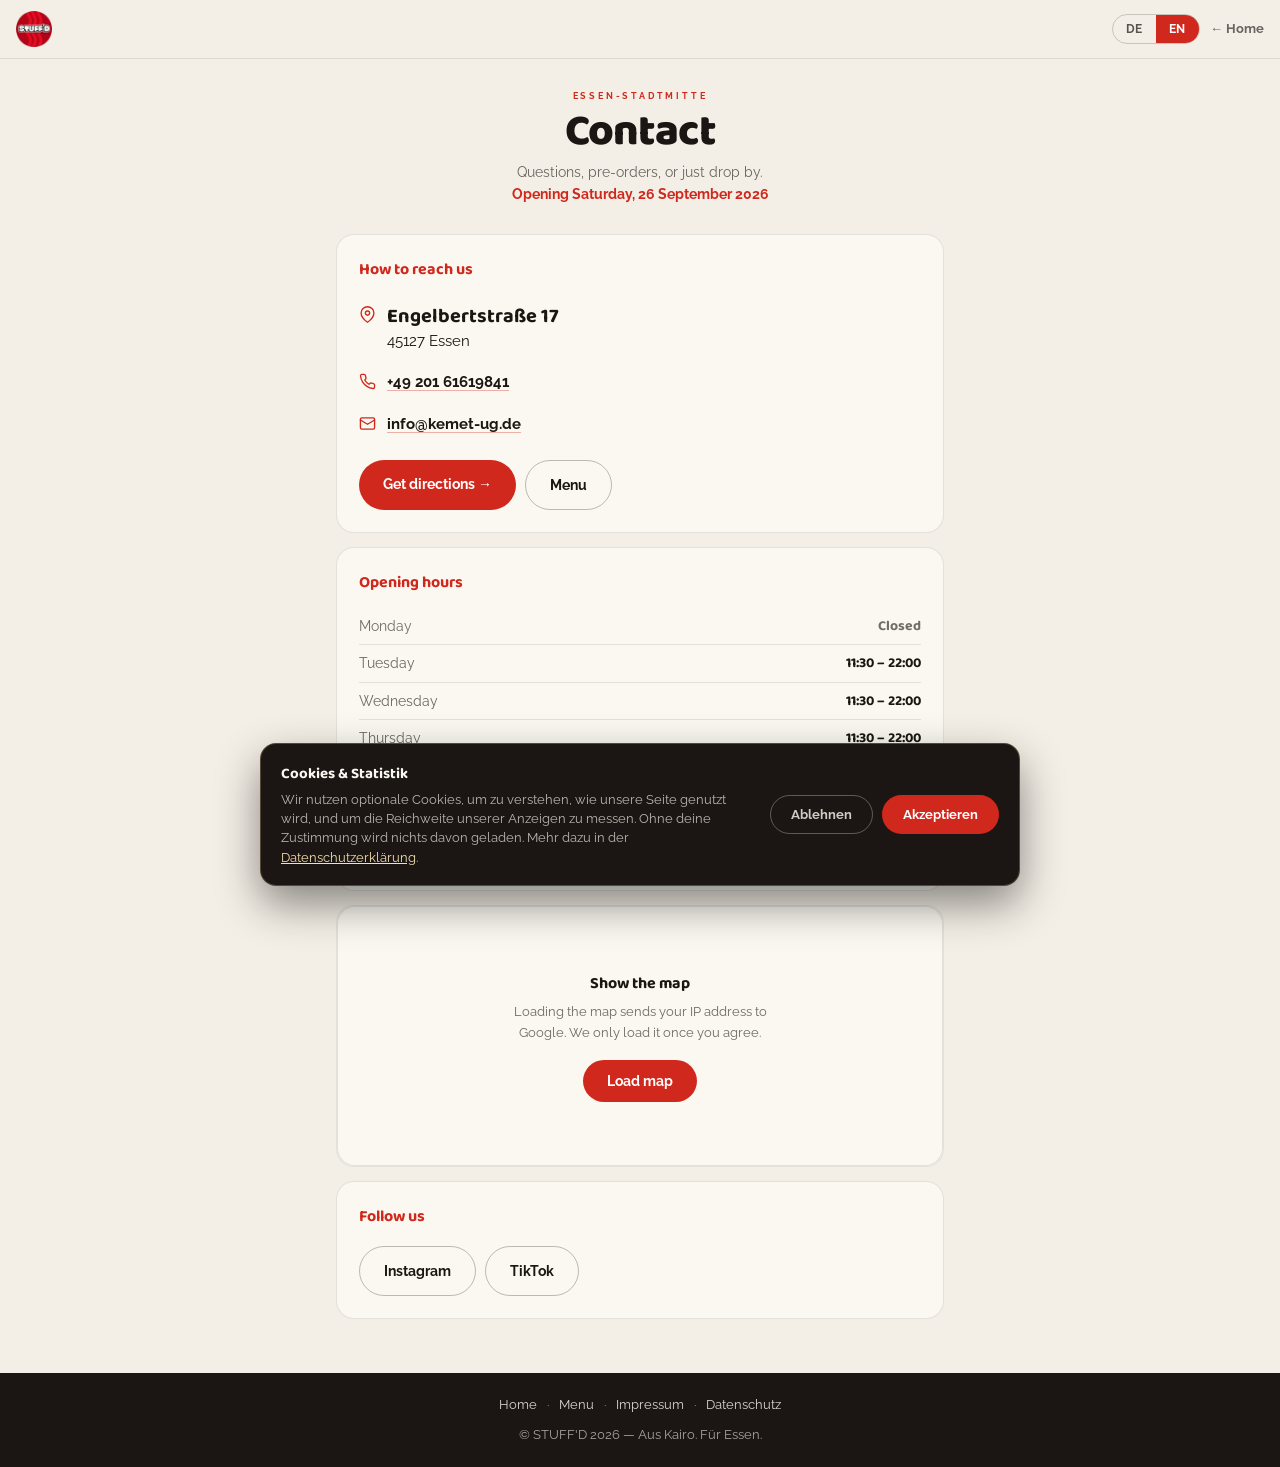
<file: contact.html>
<!DOCTYPE html>
<html lang="de">
<head>
<meta charset="UTF-8">
<meta name="color-scheme" content="light only">
<meta name="viewport" content="width=device-width,initial-scale=1.0">
<title>Kontakt &amp; Anfahrt — STUFF'D Essen</title>
<meta name="description" content="STUFF'D, Engelbertstraße 17, 45127 Essen. Telefon +49 201 61619841, info@kemet-ug.de. Öffnungszeiten und Anfahrt. Eröffnung 26. September 2026.">
<link rel="canonical" href="https://getstuffd.de/contact.html">
<meta name="robots" content="index,follow">
<meta name="theme-color" content="#F4EFE6">
<link rel="icon" href="favicon.ico" sizes="48x48 96x96 144x144 192x192">
<link rel="icon" href="icon-192.png" type="image/png" sizes="192x192">
<link rel="icon" href="icon-512.png" type="image/png" sizes="512x512">
<link rel="apple-touch-icon" href="apple-touch-icon.png">
<meta property="og:type" content="website">
<meta property="og:url" content="https://getstuffd.de/contact.html">
<meta property="og:title" content="Kontakt — STUFF'D Essen">
<meta property="og:description" content="Engelbertstraße 17, 45127 Essen. Telefon +49 201 61619841.">
<meta property="og:image" content="https://getstuffd.de/og-image.jpg">
<link rel="stylesheet" href="fonts.css">
<style>
*,*::before,*::after{margin:0;padding:0;box-sizing:border-box}
:root{
  color-scheme:only light;
  --cream:#F4EFE6;--bone:#FBF8F1;--ink:#1B1613;--red:#D0281C;--gold:#F7E0AE;
  --line:rgba(27,22,19,.1);--soft:rgba(27,22,19,.64);
  --ease:cubic-bezier(.22,1,.36,1);
}
html{scroll-behavior:smooth;background:var(--cream)}
body{background:var(--cream);color:var(--ink);font-family:'Raleway',sans-serif;
-webkit-font-smoothing:antialiased;line-height:1.6}
a{color:inherit}
a:focus-visible,button:focus-visible{outline:3px solid var(--red);outline-offset:3px;border-radius:8px}
.lang-off{display:none !important}

.nav{position:sticky;top:0;z-index:40;background:rgba(244,239,230,.96);backdrop-filter:blur(12px);
border-bottom:1px solid var(--line);display:flex;align-items:center;justify-content:space-between;
gap:12px;padding:11px 16px}
.nav img{width:36px;height:36px;display:block}
.nav-r{display:flex;align-items:center;gap:10px}
.back{font-size:13px;font-weight:700;text-decoration:none;color:var(--soft)}
.lang{display:flex;border:1px solid rgba(27,22,19,.2);border-radius:100px;overflow:hidden}
.lang button{background:transparent;border:0;color:rgba(27,22,19,.72);cursor:pointer;
font-family:'Raleway',sans-serif;font-size:11.5px;font-weight:800;letter-spacing:.6px;
padding:7px 13px;transition:all .2s var(--ease)}
.lang button.on{background:var(--red);color:#fff}

.head{text-align:center;padding:30px 18px 6px}
.head .kick{font-size:9px;font-weight:800;letter-spacing:2.8px;text-transform:uppercase;color:var(--red)}
.head h1{font-family:'Baloo 2',sans-serif;font-weight:800;font-size:clamp(30px,8vw,44px);
line-height:1;letter-spacing:-.8px;margin:7px 0 8px}
.head p{font-size:13.5px;color:var(--soft);max-width:40ch;margin:0 auto}
.head p b{color:var(--red)}

main{max-width:640px;margin:0 auto;padding:22px 16px 40px}
.card{background:var(--bone);border:1px solid var(--line);border-radius:18px;
padding:22px;margin-bottom:14px}
.card h2{font-family:'Baloo 2',sans-serif;font-weight:700;font-size:16px;
color:var(--red);margin-bottom:12px}
.big{font-family:'Baloo 2',sans-serif;font-weight:700;font-size:20px;line-height:1.3}
.line{display:flex;align-items:flex-start;gap:11px;padding:9px 0;font-size:14.5px}
.line svg{width:17px;height:17px;flex:0 0 17px;margin-top:3px;color:var(--red)}
.line a{text-decoration:none;font-weight:700;border-bottom:1px solid rgba(208,40,28,.35)}
.line a:hover{color:var(--red)}

.hrow{display:flex;justify-content:space-between;gap:12px;padding:7px 0;
border-bottom:1px solid var(--line);font-size:14px}
.hrow:last-child{border-bottom:none}
.hrow dt{color:var(--soft)}
.hrow dd{font-family:'Baloo 2',sans-serif;font-weight:700}
.hrow.closed dt,.hrow.closed dd{color:rgba(27,22,19,.62)}

.mapbox{position:relative;border-radius:18px;overflow:hidden;border:1px solid var(--line);
background:var(--bone);min-height:260px;display:grid;place-items:center;text-align:center;padding:26px}
.mapbox iframe{width:100%;height:320px;border:0;display:block}
.mapbox p{font-size:13px;color:var(--soft);max-width:36ch;margin:0 auto 16px}
.mapbox b{display:block;font-family:'Baloo 2',sans-serif;font-weight:700;font-size:16px;
color:var(--ink);margin-bottom:6px}

.btn{display:inline-block;background:var(--red);color:#fff;font-weight:800;font-size:14px;
padding:13px 24px;border:0;border-radius:100px;text-decoration:none;cursor:pointer;
font-family:'Raleway',sans-serif;transition:transform .25s var(--ease)}
.btn:hover{transform:translateY(-2px)}
.btn-ghost{background:transparent;color:var(--ink);border:1px solid rgba(27,22,19,.28)}
.actions{display:flex;gap:9px;flex-wrap:wrap;margin-top:16px}

footer{background:var(--ink);color:rgba(251,248,241,.62);padding:22px;text-align:center;font-size:12.5px}
footer a{color:rgba(251,248,241,.85);text-decoration:none;margin:0 7px}
footer a:hover{color:var(--gold)}

@media (prefers-color-scheme: dark){
  html, body{background:#F4EFE6 !important;color:#1B1613 !important}
}
@media(prefers-reduced-motion:reduce){*{transition:none!important}}
</style>
</head>
<body>

<nav class="nav">
  <a href="index.html" aria-label="STUFF'D"><img src="[data-uri]" alt="STUFF'D" width="36" height="36"></a>
  <div class="nav-r">
    <div class="lang" role="group" aria-label="Sprache / Language">
      <button type="button" data-set="de" class="on">DE</button>
      <button type="button" data-set="en">EN</button>
    </div>
    <a href="index.html" class="back"><span data-lang="de">← Start</span><span data-lang="en" class="lang-off">← Home</span></a>
  </div>
</nav>

<header class="head">
  <div class="kick">Essen-Stadtmitte</div>
  <h1><span data-lang="de">Kontakt</span><span data-lang="en" class="lang-off">Contact</span></h1>
  <p><span data-lang="de">Fragen, Vorbestellungen oder einfach vorbeikommen.<br><b>Eröffnung Samstag, 26. September 2026</b></span><span data-lang="en" class="lang-off">Questions, pre-orders, or just drop by.<br><b>Opening Saturday, 26 September 2026</b></span></p>
</header>

<main>
  <section class="card">
    <h2><span data-lang="de">So erreichst du uns</span><span data-lang="en" class="lang-off">How to reach us</span></h2>
    <div class="line">
      <svg viewBox="0 0 24 24" fill="none" stroke="currentColor" stroke-width="1.9" stroke-linecap="round" stroke-linejoin="round"><path d="M21 10c0 7-9 13-9 13s-9-6-9-13a9 9 0 1 1 18 0z"/><circle cx="12" cy="10" r="3"/></svg>
      <div><span class="big">Engelbertstraße 17</span><br>45127 Essen</div>
    </div>
    <div class="line">
      <svg viewBox="0 0 24 24" fill="none" stroke="currentColor" stroke-width="1.9" stroke-linecap="round" stroke-linejoin="round"><path d="M22 16.9v3a2 2 0 0 1-2.2 2 19.8 19.8 0 0 1-8.6-3.1 19.5 19.5 0 0 1-6-6A19.8 19.8 0 0 1 2.1 4.2 2 2 0 0 1 4.1 2h3a2 2 0 0 1 2 1.7c.1 1 .4 1.9.7 2.8a2 2 0 0 1-.5 2.1L8.1 9.9a16 16 0 0 0 6 6l1.3-1.2a2 2 0 0 1 2.1-.5c.9.3 1.8.6 2.8.7a2 2 0 0 1 1.7 2z"/></svg>
      <div><a href="tel:+4920161619841">+49 201 61619841</a></div>
    </div>
    <div class="line">
      <svg viewBox="0 0 24 24" fill="none" stroke="currentColor" stroke-width="1.9" stroke-linecap="round" stroke-linejoin="round"><rect x="2" y="4" width="20" height="16" rx="2"/><path d="m2 7 10 6 10-6"/></svg>
      <div><a href="mailto:info@kemet-ug.de">info@kemet-ug.de</a></div>
    </div>
    <div class="actions">
      <a class="btn" href="https://maps.google.com/?q=Engelbertstra%C3%9Fe+17,+45127+Essen" target="_blank" rel="noopener">
        <span data-lang="de">Route planen →</span><span data-lang="en" class="lang-off">Get directions →</span></a>
      <a class="btn btn-ghost" href="menu.html">
        <span data-lang="de">Speisekarte</span><span data-lang="en" class="lang-off">Menu</span></a>
    </div>
  </section>

  <section class="card">
    <h2><span data-lang="de">Öffnungszeiten</span><span data-lang="en" class="lang-off">Opening hours</span></h2>
    <dl><div class="hrow closed"><dt><span data-lang="de">Montag</span><span data-lang="en" class="lang-off">Monday</span></dt><dd><span data-lang="de">Ruhetag</span><span data-lang="en" class="lang-off">Closed</span></dd></div><div class="hrow"><dt><span data-lang="de">Dienstag</span><span data-lang="en" class="lang-off">Tuesday</span></dt><dd><span data-lang="de">11:30 – 22:00</span><span data-lang="en" class="lang-off">11:30 – 22:00</span></dd></div><div class="hrow"><dt><span data-lang="de">Mittwoch</span><span data-lang="en" class="lang-off">Wednesday</span></dt><dd><span data-lang="de">11:30 – 22:00</span><span data-lang="en" class="lang-off">11:30 – 22:00</span></dd></div><div class="hrow"><dt><span data-lang="de">Donnerstag</span><span data-lang="en" class="lang-off">Thursday</span></dt><dd><span data-lang="de">11:30 – 22:00</span><span data-lang="en" class="lang-off">11:30 – 22:00</span></dd></div><div class="hrow"><dt><span data-lang="de">Freitag</span><span data-lang="en" class="lang-off">Friday</span></dt><dd><span data-lang="de">11:30 – 22:30</span><span data-lang="en" class="lang-off">11:30 – 22:30</span></dd></div><div class="hrow"><dt><span data-lang="de">Samstag</span><span data-lang="en" class="lang-off">Saturday</span></dt><dd><span data-lang="de">14:00 – 22:30</span><span data-lang="en" class="lang-off">14:00 – 22:30</span></dd></div><div class="hrow"><dt><span data-lang="de">Sonntag</span><span data-lang="en" class="lang-off">Sunday</span></dt><dd><span data-lang="de">14:00 – 22:00</span><span data-lang="en" class="lang-off">14:00 – 22:00</span></dd></div></dl>
  </section>

  <section class="card" style="padding:0;overflow:hidden">
    <div class="mapbox" id="mapbox">
      <div id="mapAsk">
        <b><span data-lang="de">Karte anzeigen</span><span data-lang="en" class="lang-off">Show the map</span></b>
        <p><span data-lang="de">Beim Laden der Karte wird deine IP-Adresse an Google übertragen. Wir laden sie erst nach deiner Zustimmung.</span><span data-lang="en" class="lang-off">Loading the map sends your IP address to Google. We only load it once you agree.</span></p>
        <button class="btn" type="button" id="mapGo">
          <span data-lang="de">Karte laden</span><span data-lang="en" class="lang-off">Load map</span></button>
      </div>
    </div>
  </section>

  <section class="card">
    <h2><span data-lang="de">Folge uns</span><span data-lang="en" class="lang-off">Follow us</span></h2>
    <div class="actions">
      <a class="btn btn-ghost" href="https://instagram.com/stuffdgermany" target="_blank" rel="noopener">Instagram</a>
      <a class="btn btn-ghost" href="https://tiktok.com/@stuffdgermany" target="_blank" rel="noopener">TikTok</a>
    </div>
  </section>
</main>

<footer>
  <a href="index.html"><span data-lang="de">Startseite</span><span data-lang="en" class="lang-off">Home</span></a> ·
  <a href="menu.html"><span data-lang="de">Speisekarte</span><span data-lang="en" class="lang-off">Menu</span></a> ·
  <a href="impressum.html">Impressum</a> ·
  <a href="datenschutz.html">Datenschutz</a>
  <div style="margin-top:10px">© STUFF'D 2026 — Aus Kairo. Für Essen.</div>
</footer>

<script>
(function(){
  function show(l){
    document.documentElement.lang=l;
    document.querySelectorAll('[data-lang]').forEach(function(n){
      n.classList.toggle('lang-off', n.getAttribute('data-lang')!==l);
    });
    document.querySelectorAll('.lang button').forEach(function(b){
      b.classList.toggle('on', b.getAttribute('data-set')===l);
    });
    try{ localStorage.setItem('stuffd_menu_lang', l); }catch(e){}
  }
  document.querySelectorAll('.lang button').forEach(function(b){
    b.addEventListener('click',function(){ show(b.getAttribute('data-set')); });
  });
  var saved=null;
  try{ saved=localStorage.getItem('stuffd_menu_lang'); }catch(e){}
  if(!saved){ saved=(navigator.language||'de').toLowerCase().indexOf('de')===0?'de':'en'; }
  show(saved==='en'?'en':'de');

  document.getElementById('mapGo').addEventListener('click', function(){
    var box=document.getElementById('mapbox');
    box.innerHTML='<iframe title="Karte" loading="lazy" referrerpolicy="no-referrer-when-downgrade" '
      +'src="https://www.google.com/maps?q=Engelbertstra%C3%9Fe+17,+45127+Essen&output=embed"></iframe>';
    box.style.minHeight='0'; box.style.padding='0';
  });
})();
</script>
<script src="consent.js"></script>
</body>
</html>
</file>
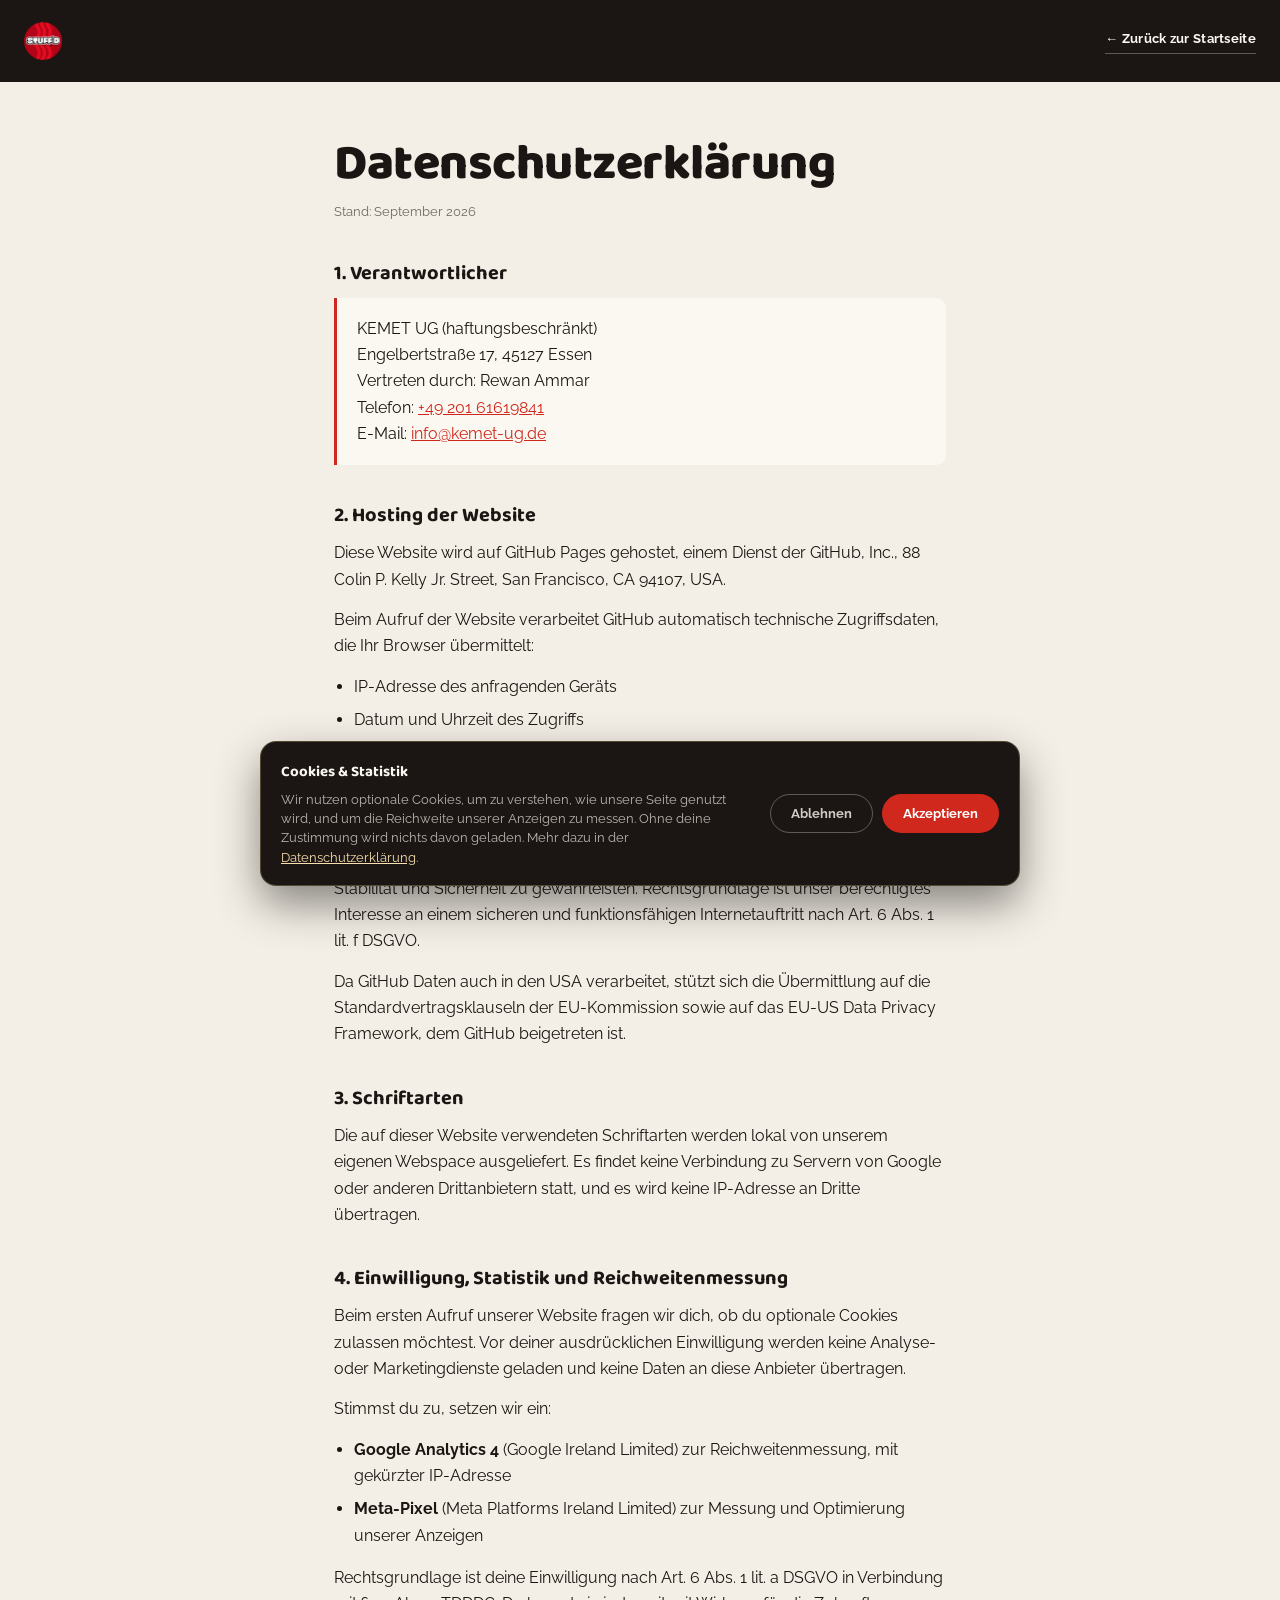
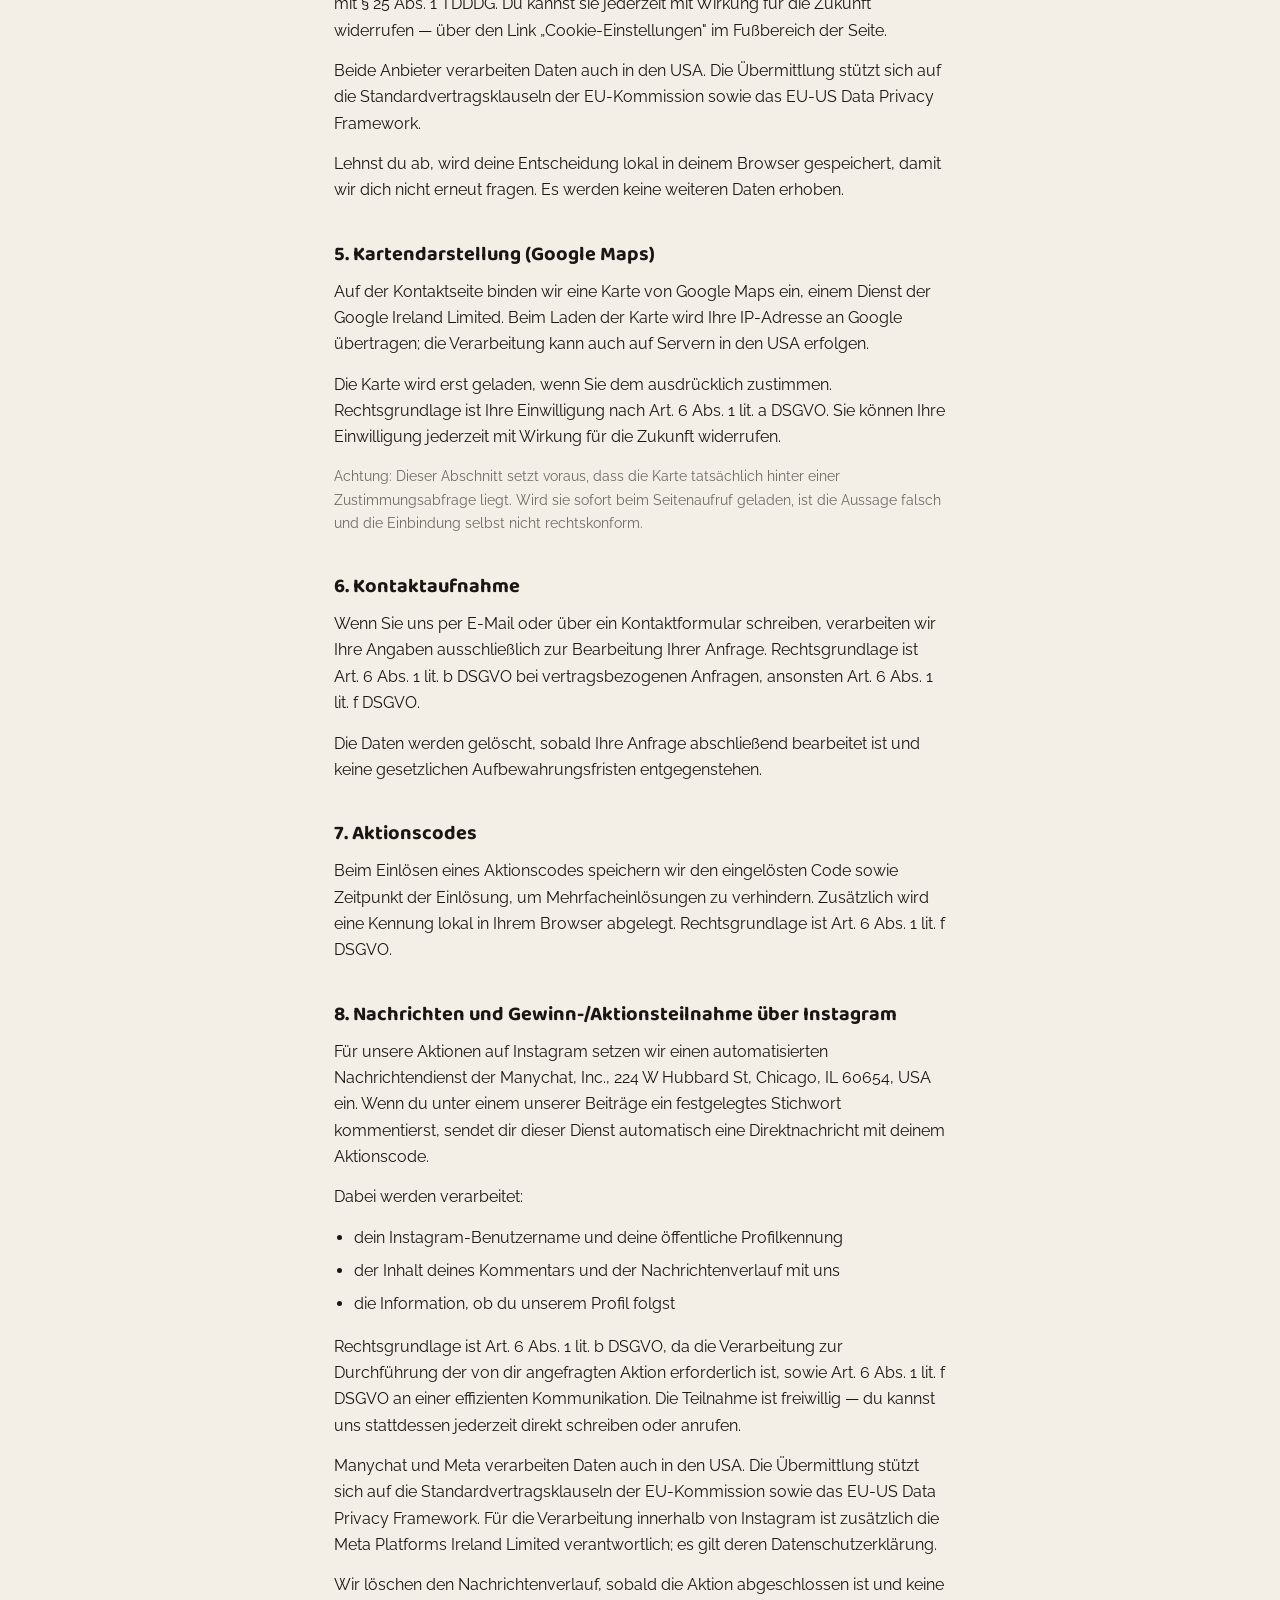
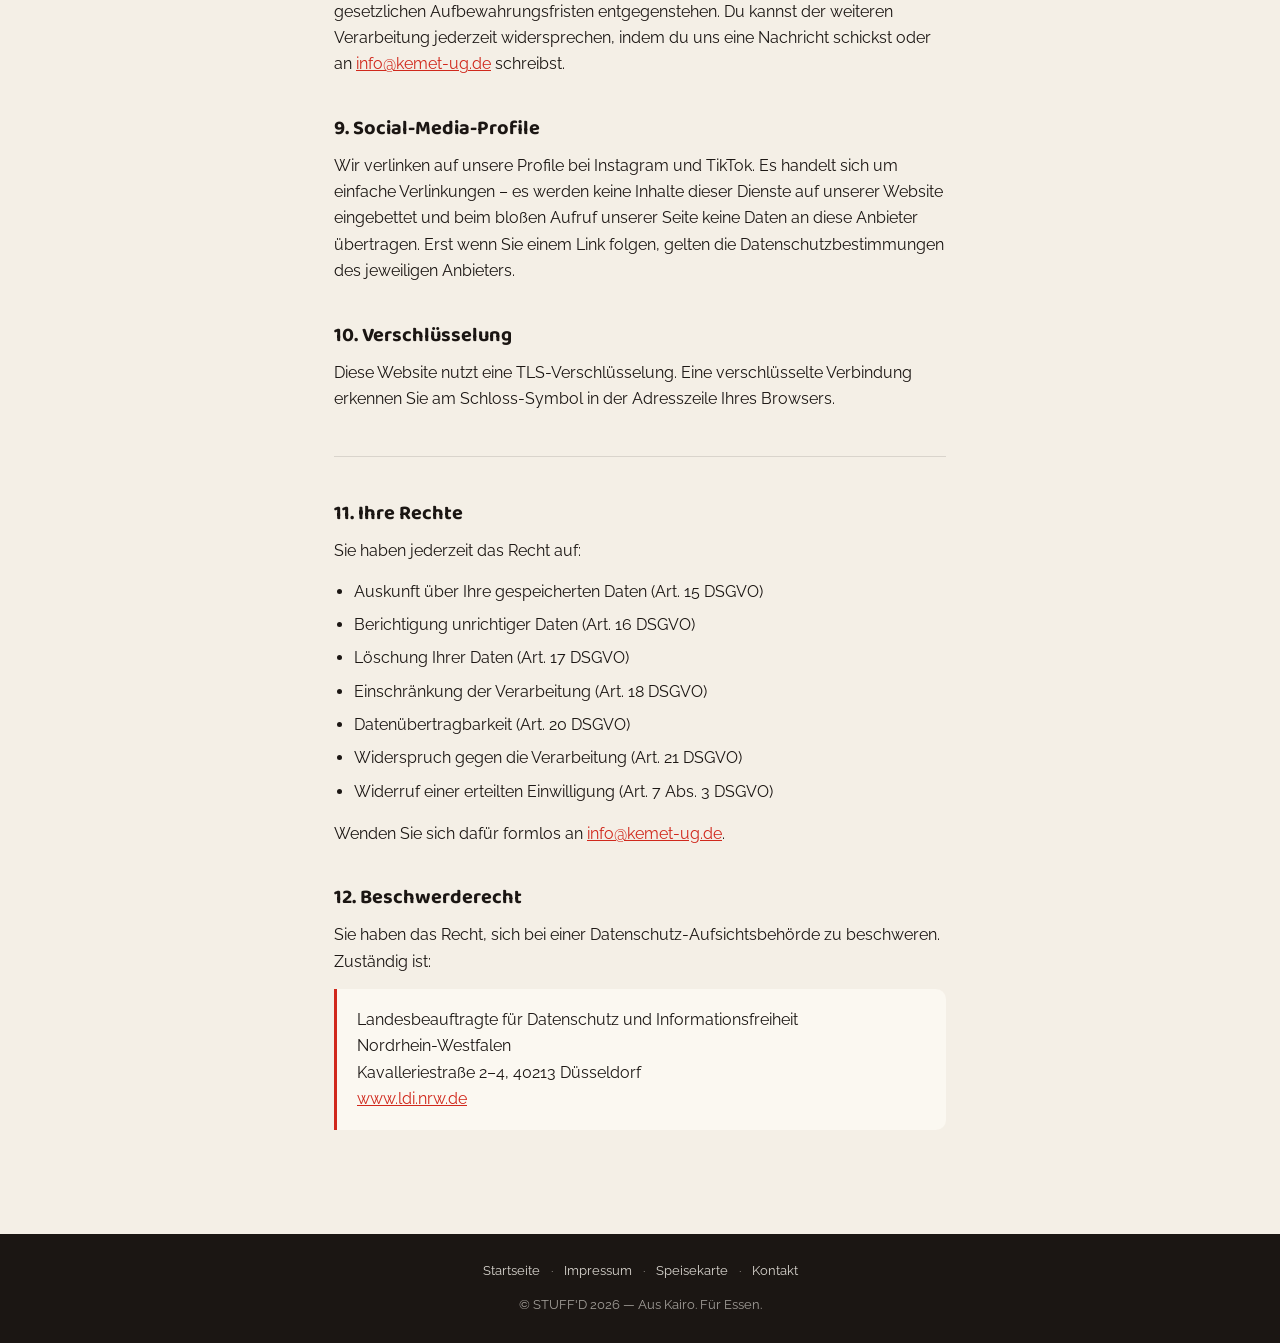
<file: datenschutz.html>
<!DOCTYPE html>
<html lang="de">
<head>
<meta charset="UTF-8">
<meta name="color-scheme" content="light only">
<meta name="viewport" content="width=device-width,initial-scale=1.0">
<meta name="description" content="Datenschutzerklärung – KEMET UG (haftungsbeschränkt), STUFF'D Essen.">
<title>Datenschutz — STUFF'D</title>
<link rel="canonical" href="https://getstuffd.de/datenschutz.html">
<meta name="theme-color" content="#D0281C">
<link rel="icon" href="favicon.ico" sizes="48x48 96x96 144x144 192x192">
<link rel="icon" href="icon-192.png" type="image/png" sizes="192x192">
<link rel="icon" href="icon-512.png" type="image/png" sizes="512x512">
<link rel="apple-touch-icon" href="apple-touch-icon.png">
<meta property="og:type" content="website">
<meta property="og:site_name" content="STUFF'D">
<meta property="og:url" content="https://getstuffd.de/datenschutz.html">
<meta property="og:title" content="Datenschutz — STUFF'D Essen">
<meta property="og:description" content="Wie wir mit deinen Daten umgehen: Hosting, Cookies, Reichweitenmessung und deine Rechte nach DSGVO.">
<meta property="og:image" content="https://getstuffd.de/og-image.jpg">
<meta name="twitter:card" content="summary_large_image">
<link rel="stylesheet" href="fonts.css">
<style>
*,*::before,*::after{margin:0;padding:0;box-sizing:border-box}
:root{
  color-scheme:only light;
  forced-color-adjust:none;

  --cream:#F4EFE6;
  --bone:#FBF8F1;
  --ink:#1B1613;
  --espresso:#1B1613;
  --red:#D0281C;
  --gold:#F7E0AE;
  --ink-soft:rgba(27,22,19,0.62);
  --line:rgba(27,22,19,0.12);
}
html{scroll-behavior:smooth}
body{
  background:var(--cream);color:var(--ink);
  font-family:'Raleway',sans-serif;
  -webkit-font-smoothing:antialiased;line-height:1.7;
}
a{color:var(--red)}

.legal-top{
  background:var(--espresso);padding:22px 24px;
  display:flex;align-items:center;justify-content:space-between;gap:16px;
}
.legal-top a.back{
  font-size:13px;font-weight:700;color:var(--bone);
  text-decoration:none;letter-spacing:.3px;
  border-bottom:1px solid rgba(251,248,241,.3);padding-bottom:2px;
}
.legal-top a.back:hover{color:var(--gold);border-color:var(--gold)}
.legal-top .wordmark{display:block;line-height:0}
.legal-top .wordmark img{width:38px;height:38px;display:block}
.legal-top .wordmark:focus-visible{outline:3px solid var(--gold);outline-offset:3px;border-radius:6px}

.wrap{max-width:660px;margin:0 auto;padding:56px 24px 90px}
h1{
  font-family:'Baloo 2',sans-serif;font-weight:800;
  font-size:clamp(34px,7vw,50px);line-height:1.05;
  letter-spacing:-.5px;margin-bottom:10px;
}
.stand{font-size:13px;color:var(--ink-soft);margin-bottom:38px}
h2{
  font-family:'Baloo 2',sans-serif;font-weight:700;
  font-size:20px;margin:38px 0 12px;line-height:1.25;
}
h3{font-size:15px;font-weight:700;margin:22px 0 8px}
p{margin-bottom:14px;font-size:15.5px}
ul{margin:0 0 16px 20px;font-size:15.5px}
li{margin-bottom:7px}
.block{
  background:var(--bone);border-left:3px solid var(--red);
  padding:18px 20px;border-radius:0 10px 10px 0;
  margin-bottom:14px;font-size:15.5px;
}
.muted{color:var(--ink-soft);font-size:14px}
.fill{
  display:inline-block;background:var(--gold);color:var(--ink);
  font-weight:700;font-size:13.5px;padding:1px 8px;
  border-radius:5px;border:1px dashed rgba(27,22,19,.35);
}
.todo{
  background:#FFF4E0;border:1px solid rgba(208,40,28,.3);
  border-radius:10px;padding:16px 18px;margin-bottom:34px;
  font-size:14px;line-height:1.6;
}
.todo b{color:var(--red)}
hr{border:none;border-top:1px solid var(--line);margin:44px 0}

footer.legal-foot{
  background:var(--espresso);color:rgba(251,248,241,.6);
  padding:26px 24px;text-align:center;font-size:13px;
}
footer.legal-foot a{color:rgba(251,248,241,.85);text-decoration:none;margin:0 8px}
footer.legal-foot a:hover{color:var(--gold)}

@media(max-width:640px){
  .wrap{padding:38px 20px 70px}
  .block{padding:15px 16px}
}

/* some phones force a dark theme onto every page - lock ours down */
@media (prefers-color-scheme: dark){
  html, body{ background:#F4EFE6 !important; color:#1B1613 !important; }
}
</style>
</head>
<body>

<div class="legal-top">
  <a href="index.html" class="wordmark" aria-label="Zur Startseite"><img src="[data-uri]" alt="STUFF'D" width="38" height="38"></a>
  <a href="index.html" class="back">← Zurück zur Startseite</a>
</div>

<div class="wrap">

  <h1>Datenschutz&shy;erklärung</h1>
  <div class="stand">Stand: September 2026</div>

  <h2>1. Verantwortlicher</h2>
  <div class="block">
    KEMET UG (haftungsbeschränkt)<br>
    Engelbertstraße 17, 45127 Essen<br>
    Vertreten durch: Rewan Ammar<br>
    Telefon: <a href="tel:+4920161619841">+49 201 61619841</a><br>
    E-Mail: <a href="mailto:info@kemet-ug.de">info@kemet-ug.de</a>
  </div>

  <h2>2. Hosting der Website</h2>
  <p>Diese Website wird auf GitHub Pages gehostet, einem Dienst der GitHub, Inc., 88 Colin P. Kelly Jr. Street, San Francisco, CA 94107, USA.</p>
  <p>Beim Aufruf der Website verarbeitet GitHub automatisch technische Zugriffsdaten, die Ihr Browser übermittelt:</p>
  <ul>
    <li>IP-Adresse des anfragenden Geräts</li>
    <li>Datum und Uhrzeit des Zugriffs</li>
    <li>aufgerufene Seite und übertragene Datenmenge</li>
    <li>Browsertyp und Betriebssystem</li>
    <li>Referrer-URL</li>
  </ul>
  <p>Diese Verarbeitung ist technisch notwendig, um die Website auszuliefern und ihre Stabilität und Sicherheit zu gewährleisten. Rechtsgrundlage ist unser berechtigtes Interesse an einem sicheren und funktionsfähigen Internetauftritt nach Art. 6 Abs. 1 lit. f DSGVO.</p>
  <p>Da GitHub Daten auch in den USA verarbeitet, stützt sich die Übermittlung auf die Standardvertragsklauseln der EU-Kommission sowie auf das EU-US Data Privacy Framework, dem GitHub beigetreten ist.</p>

  <h2>3. Schriftarten</h2>
  <p>Die auf dieser Website verwendeten Schriftarten werden lokal von unserem eigenen Webspace ausgeliefert. Es findet keine Verbindung zu Servern von Google oder anderen Drittanbietern statt, und es wird keine IP-Adresse an Dritte übertragen.</p>

  <h2>4. Einwilligung, Statistik und Reichweitenmessung</h2>
  <p>Beim ersten Aufruf unserer Website fragen wir dich, ob du optionale Cookies zulassen möchtest. Vor deiner ausdrücklichen Einwilligung werden keine Analyse- oder Marketingdienste geladen und keine Daten an diese Anbieter übertragen.</p>
  <p>Stimmst du zu, setzen wir ein:</p>
  <ul>
    <li><b>Google Analytics 4</b> (Google Ireland Limited) zur Reichweitenmessung, mit gekürzter IP-Adresse</li>
    <li><b>Meta-Pixel</b> (Meta Platforms Ireland Limited) zur Messung und Optimierung unserer Anzeigen</li>
  </ul>
  <p>Rechtsgrundlage ist deine Einwilligung nach Art. 6 Abs. 1 lit. a DSGVO in Verbindung mit § 25 Abs. 1 TDDDG. Du kannst sie jederzeit mit Wirkung für die Zukunft widerrufen — über den Link „Cookie-Einstellungen" im Fußbereich der Seite.</p>
  <p>Beide Anbieter verarbeiten Daten auch in den USA. Die Übermittlung stützt sich auf die Standardvertragsklauseln der EU-Kommission sowie das EU-US Data Privacy Framework.</p>
  <p>Lehnst du ab, wird deine Entscheidung lokal in deinem Browser gespeichert, damit wir dich nicht erneut fragen. Es werden keine weiteren Daten erhoben.</p>

  <h2>5. Kartendarstellung (Google Maps)</h2>
  <p>Auf der Kontaktseite binden wir eine Karte von Google Maps ein, einem Dienst der Google Ireland Limited. Beim Laden der Karte wird Ihre IP-Adresse an Google übertragen; die Verarbeitung kann auch auf Servern in den USA erfolgen.</p>
  <p>Die Karte wird erst geladen, wenn Sie dem ausdrücklich zustimmen. Rechtsgrundlage ist Ihre Einwilligung nach Art. 6 Abs. 1 lit. a DSGVO. Sie können Ihre Einwilligung jederzeit mit Wirkung für die Zukunft widerrufen.</p>
  <p class="muted">Achtung: Dieser Abschnitt setzt voraus, dass die Karte tatsächlich hinter einer Zustimmungsabfrage liegt. Wird sie sofort beim Seitenaufruf geladen, ist die Aussage falsch und die Einbindung selbst nicht rechtskonform.</p>

  <h2>6. Kontaktaufnahme</h2>
  <p>Wenn Sie uns per E-Mail oder über ein Kontaktformular schreiben, verarbeiten wir Ihre Angaben ausschließlich zur Bearbeitung Ihrer Anfrage. Rechtsgrundlage ist Art. 6 Abs. 1 lit. b DSGVO bei vertragsbezogenen Anfragen, ansonsten Art. 6 Abs. 1 lit. f DSGVO.</p>
  <p>Die Daten werden gelöscht, sobald Ihre Anfrage abschließend bearbeitet ist und keine gesetzlichen Aufbewahrungsfristen entgegenstehen.</p>

  <h2>7. Aktionscodes</h2>
  <p>Beim Einlösen eines Aktionscodes speichern wir den eingelösten Code sowie Zeitpunkt der Einlösung, um Mehrfacheinlösungen zu verhindern. Zusätzlich wird eine Kennung lokal in Ihrem Browser abgelegt. Rechtsgrundlage ist Art. 6 Abs. 1 lit. f DSGVO.</p>

  <h2>8. Nachrichten und Gewinn-/Aktionsteilnahme über Instagram</h2>
  <p>Für unsere Aktionen auf Instagram setzen wir einen automatisierten Nachrichtendienst der Manychat, Inc., 
  224 W Hubbard St, Chicago, IL 60654, USA ein. Wenn du unter einem unserer Beiträge ein festgelegtes 
  Stichwort kommentierst, sendet dir dieser Dienst automatisch eine Direktnachricht mit deinem Aktionscode.</p>
  <p>Dabei werden verarbeitet:</p>
  <ul>
    <li>dein Instagram-Benutzername und deine öffentliche Profilkennung</li>
    <li>der Inhalt deines Kommentars und der Nachrichtenverlauf mit uns</li>
    <li>die Information, ob du unserem Profil folgst</li>
  </ul>
  <p>Rechtsgrundlage ist Art. 6 Abs. 1 lit. b DSGVO, da die Verarbeitung zur Durchführung der von dir 
  angefragten Aktion erforderlich ist, sowie Art. 6 Abs. 1 lit. f DSGVO an einer effizienten Kommunikation. 
  Die Teilnahme ist freiwillig — du kannst uns stattdessen jederzeit direkt schreiben oder anrufen.</p>
  <p>Manychat und Meta verarbeiten Daten auch in den USA. Die Übermittlung stützt sich auf die 
  Standardvertragsklauseln der EU-Kommission sowie das EU-US Data Privacy Framework. Für die Verarbeitung 
  innerhalb von Instagram ist zusätzlich die Meta Platforms Ireland Limited verantwortlich; es gilt deren 
  Datenschutzerklärung.</p>
  <p>Wir löschen den Nachrichtenverlauf, sobald die Aktion abgeschlossen ist und keine gesetzlichen 
  Aufbewahrungsfristen entgegenstehen. Du kannst der weiteren Verarbeitung jederzeit widersprechen, 
  indem du uns eine Nachricht schickst oder an <a href="mailto:info@kemet-ug.de">info@kemet-ug.de</a> schreibst.</p>

  <h2>9. Social-Media-Profile</h2>
  <p>Wir verlinken auf unsere Profile bei Instagram und TikTok. Es handelt sich um einfache Verlinkungen – es werden keine Inhalte dieser Dienste auf unserer Website eingebettet und beim bloßen Aufruf unserer Seite keine Daten an diese Anbieter übertragen. Erst wenn Sie einem Link folgen, gelten die Datenschutzbestimmungen des jeweiligen Anbieters.</p>

  <h2>10. Verschlüsselung</h2>
  <p>Diese Website nutzt eine TLS-Verschlüsselung. Eine verschlüsselte Verbindung erkennen Sie am Schloss-Symbol in der Adresszeile Ihres Browsers.</p>

  <hr>

  <h2>11. Ihre Rechte</h2>
  <p>Sie haben jederzeit das Recht auf:</p>
  <ul>
    <li>Auskunft über Ihre gespeicherten Daten (Art. 15 DSGVO)</li>
    <li>Berichtigung unrichtiger Daten (Art. 16 DSGVO)</li>
    <li>Löschung Ihrer Daten (Art. 17 DSGVO)</li>
    <li>Einschränkung der Verarbeitung (Art. 18 DSGVO)</li>
    <li>Datenübertragbarkeit (Art. 20 DSGVO)</li>
    <li>Widerspruch gegen die Verarbeitung (Art. 21 DSGVO)</li>
    <li>Widerruf einer erteilten Einwilligung (Art. 7 Abs. 3 DSGVO)</li>
  </ul>
  <p>Wenden Sie sich dafür formlos an <a href="mailto:info@kemet-ug.de">info@kemet-ug.de</a>.</p>

  <h2>12. Beschwerderecht</h2>
  <p>Sie haben das Recht, sich bei einer Datenschutz-Aufsichtsbehörde zu beschweren. Zuständig ist:</p>
  <div class="block">
    Landesbeauftragte für Datenschutz und Informationsfreiheit<br>
    Nordrhein-Westfalen<br>
    Kavalleriestraße 2–4, 40213 Düsseldorf<br>
    <a href="https://www.ldi.nrw.de" target="_blank" rel="noopener">www.ldi.nrw.de</a>
  </div>

</div>

<footer class="legal-foot">
  <a href="index.html">Startseite</a> ·
  <a href="impressum.html">Impressum</a> ·
  <a href="menu.html">Speisekarte</a> ·
  <a href="contact.html">Kontakt</a>
  <div style="margin-top:12px">© STUFF'D 2026 — Aus Kairo. Für Essen.</div>
</footer>

<script src="consent.js"></script>
</body>
</html>
</file>
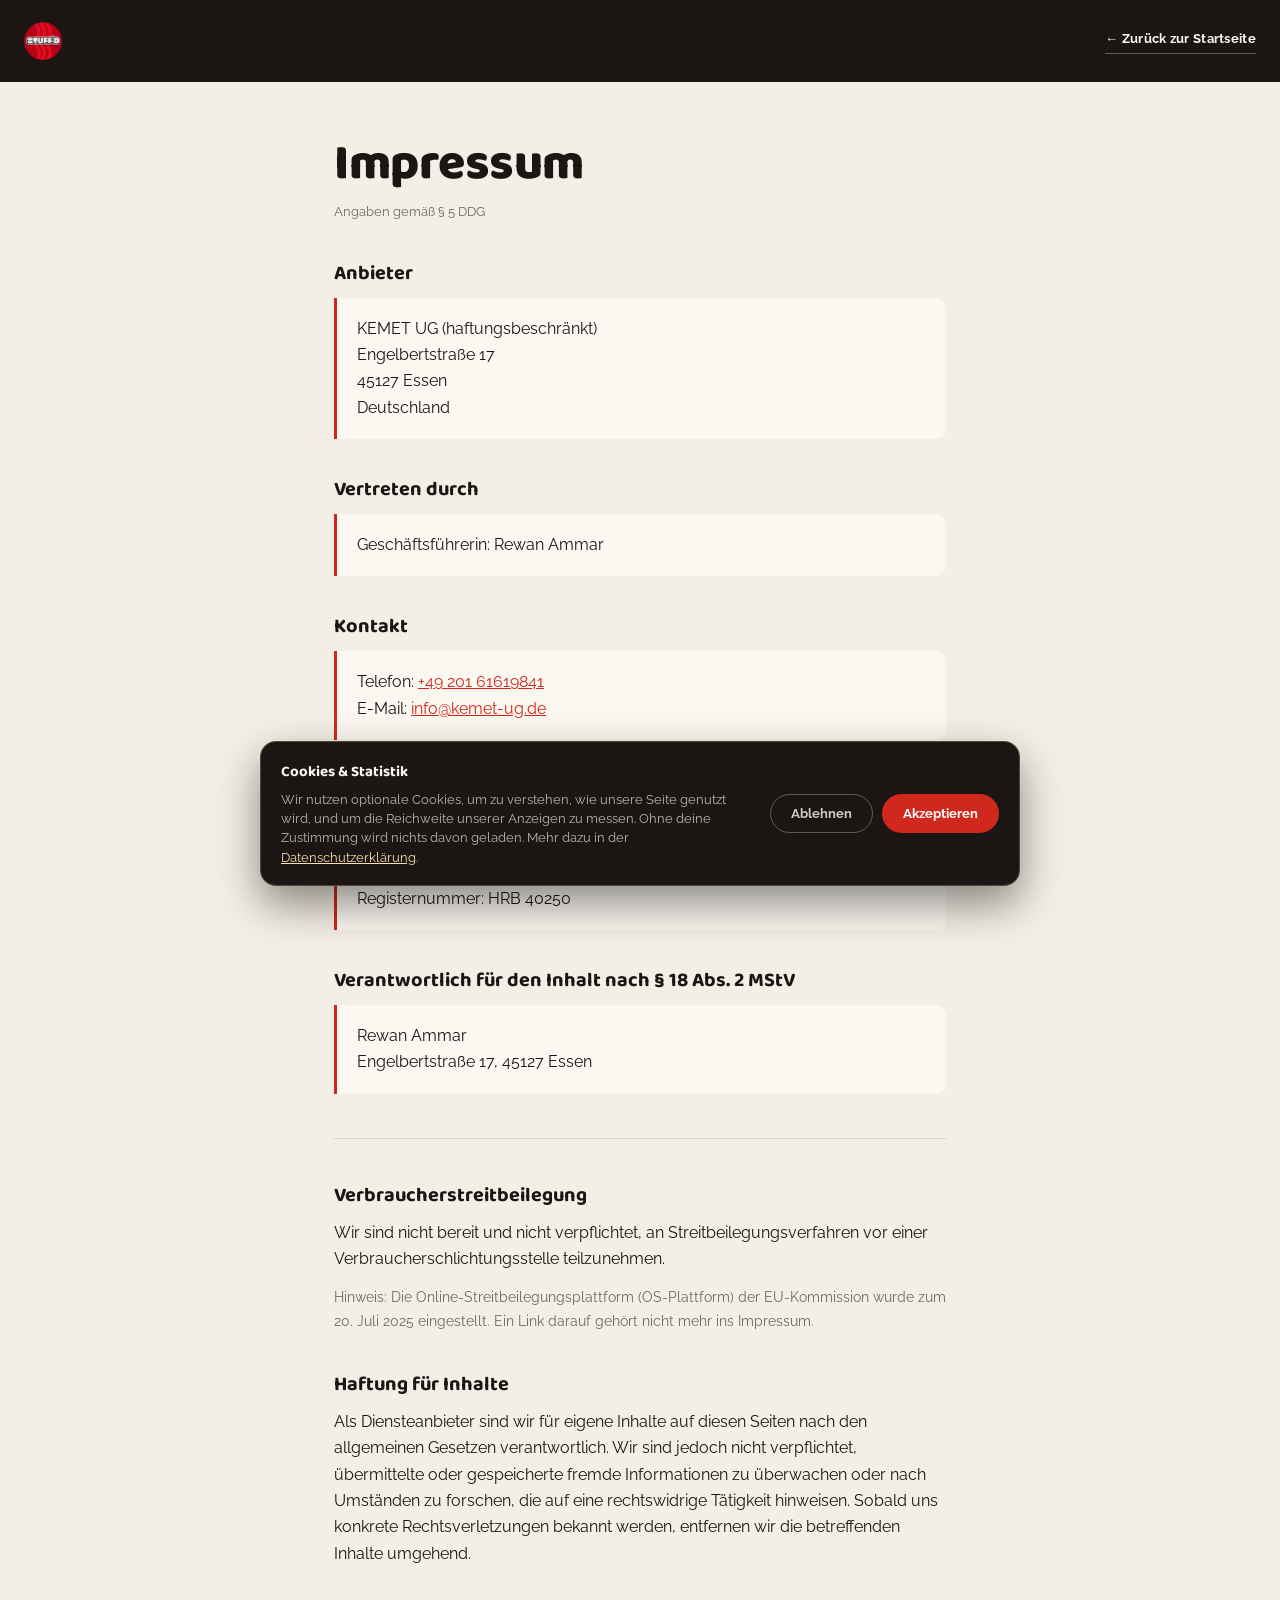
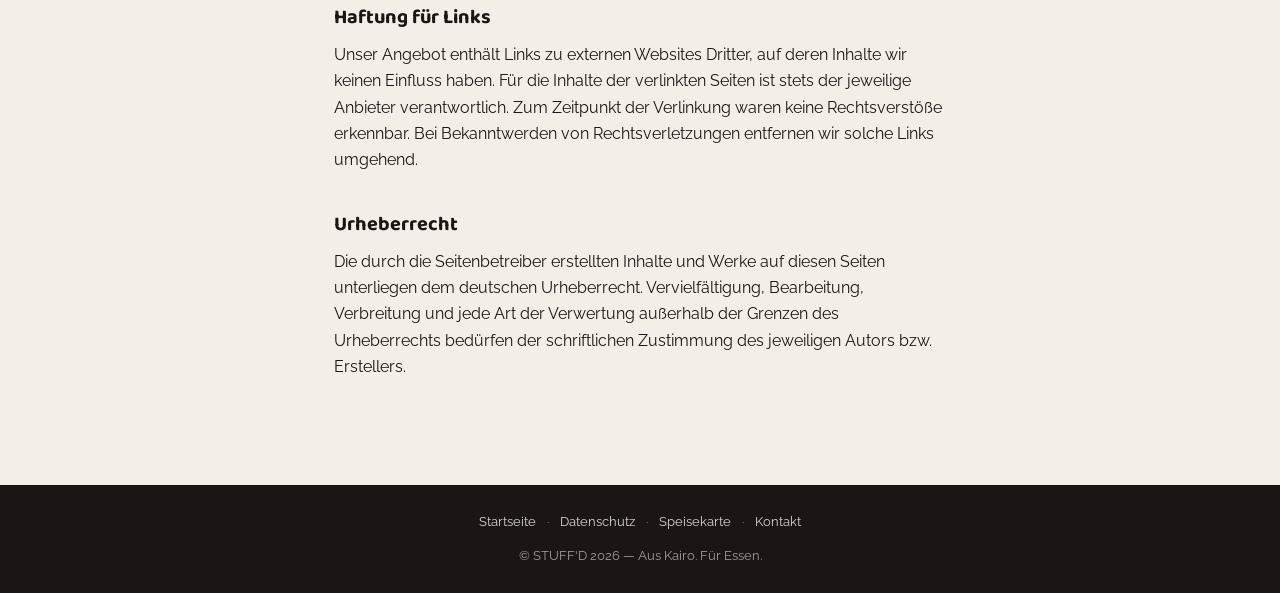
<file: impressum.html>
<!DOCTYPE html>
<html lang="de">
<head>
<meta charset="UTF-8">
<meta name="color-scheme" content="light only">
<meta name="viewport" content="width=device-width,initial-scale=1.0">
<meta name="description" content="Impressum – KEMET UG (haftungsbeschränkt), STUFF'D Essen.">
<title>Impressum — STUFF'D</title>
<link rel="canonical" href="https://getstuffd.de/impressum.html">
<meta name="theme-color" content="#D0281C">
<link rel="icon" href="favicon.ico" sizes="48x48 96x96 144x144 192x192">
<link rel="icon" href="icon-192.png" type="image/png" sizes="192x192">
<link rel="icon" href="icon-512.png" type="image/png" sizes="512x512">
<link rel="apple-touch-icon" href="apple-touch-icon.png">
<meta property="og:type" content="website">
<meta property="og:site_name" content="STUFF'D">
<meta property="og:url" content="https://getstuffd.de/impressum.html">
<meta property="og:title" content="Impressum — STUFF'D Essen">
<meta property="og:description" content="Anbieterkennzeichnung nach § 5 DDG. KEMET UG (haftungsbeschränkt), Engelbertstraße 17, 45127 Essen.">
<meta property="og:image" content="https://getstuffd.de/og-image.jpg">
<meta name="twitter:card" content="summary_large_image">
<link rel="stylesheet" href="fonts.css">
<style>
*,*::before,*::after{margin:0;padding:0;box-sizing:border-box}
:root{
  color-scheme:only light;
  forced-color-adjust:none;

  --cream:#F4EFE6;
  --bone:#FBF8F1;
  --ink:#1B1613;
  --espresso:#1B1613;
  --red:#D0281C;
  --gold:#F7E0AE;
  --ink-soft:rgba(27,22,19,0.62);
  --line:rgba(27,22,19,0.12);
}
html{scroll-behavior:smooth}
body{
  background:var(--cream);
  color:var(--ink);
  font-family:'Raleway',sans-serif;
  -webkit-font-smoothing:antialiased;
  line-height:1.7;
}
a{color:var(--red)}

/* header */
.legal-top{
  background:var(--espresso);
  padding:22px 24px;
  display:flex;align-items:center;justify-content:space-between;gap:16px;
}
.legal-top a.back{
  font-family:'Raleway',sans-serif;font-size:13px;font-weight:700;
  color:var(--bone);text-decoration:none;letter-spacing:.3px;
  border-bottom:1px solid rgba(251,248,241,.3);padding-bottom:2px;
}
.legal-top a.back:hover{color:var(--gold);border-color:var(--gold)}
.legal-top .wordmark{display:block;line-height:0}
.legal-top .wordmark img{width:38px;height:38px;display:block}
.legal-top .wordmark:focus-visible{outline:3px solid var(--gold);outline-offset:3px;border-radius:6px}

/* page */
.wrap{max-width:660px;margin:0 auto;padding:56px 24px 90px}
h1{
  font-family:'Baloo 2',sans-serif;font-weight:800;
  font-size:clamp(34px,7vw,50px);line-height:1.05;
  letter-spacing:-.5px;margin-bottom:10px;
}
.stand{font-size:13px;color:var(--ink-soft);margin-bottom:38px}

h2{
  font-family:'Baloo 2',sans-serif;font-weight:700;
  font-size:20px;margin:38px 0 12px;line-height:1.25;
}
h2:first-of-type{margin-top:0}
p{margin-bottom:14px;font-size:15.5px}
.block{
  background:var(--bone);
  border-left:3px solid var(--red);
  padding:18px 20px;border-radius:0 10px 10px 0;
  margin-bottom:14px;font-size:15.5px;
}
.block strong{font-weight:700}
.muted{color:var(--ink-soft);font-size:14px}
hr{border:none;border-top:1px solid var(--line);margin:44px 0}

/* fill-me marker */
.fill{
  display:inline-block;
  background:var(--gold);
  color:var(--ink);
  font-weight:700;font-size:13.5px;
  padding:1px 8px;border-radius:5px;
  border:1px dashed rgba(27,22,19,.35);
}
.todo{
  background:#FFF4E0;
  border:1px solid rgba(208,40,28,.3);
  border-radius:10px;padding:16px 18px;margin-bottom:34px;
  font-size:14px;line-height:1.6;
}
.todo b{color:var(--red)}

footer.legal-foot{
  background:var(--espresso);color:rgba(251,248,241,.6);
  padding:26px 24px;text-align:center;font-size:13px;
}
footer.legal-foot a{color:rgba(251,248,241,.85);text-decoration:none;margin:0 8px}
footer.legal-foot a:hover{color:var(--gold)}

@media(max-width:640px){
  .wrap{padding:38px 20px 70px}
  .block{padding:15px 16px}
}

/* some phones force a dark theme onto every page - lock ours down */
@media (prefers-color-scheme: dark){
  html, body{ background:#F4EFE6 !important; color:#1B1613 !important; }
}
</style>
</head>
<body>

<div class="legal-top">
  <a href="index.html" class="wordmark" aria-label="Zur Startseite"><img src="[data-uri]" alt="STUFF'D" width="38" height="38"></a>
  <a href="index.html" class="back">← Zurück zur Startseite</a>
</div>

<div class="wrap">

  <h1>Impressum</h1>
  <div class="stand">Angaben gemäß § 5 DDG</div>

  <h2>Anbieter</h2>
  <div class="block">
    KEMET UG (haftungsbeschränkt)<br>
    Engelbertstraße 17<br>
    45127 Essen<br>
    Deutschland
  </div>

  <h2>Vertreten durch</h2>
  <div class="block">
    Geschäftsführerin: Rewan Ammar
  </div>

  <h2>Kontakt</h2>
  <div class="block">
    Telefon: <a href="tel:+4920161619841">+49 201 61619841</a><br>
    E-Mail: <a href="mailto:info@kemet-ug.de">info@kemet-ug.de</a>
  </div>

  <h2>Registereintrag</h2>
  <div class="block">
    Eintragung im Handelsregister<br>
    Registergericht: Amtsgericht Essen<br>
    Registernummer: HRB 40250
  </div>

  <h2>Verantwortlich für den Inhalt nach § 18 Abs. 2 MStV</h2>
  <div class="block">
    Rewan Ammar<br>
    Engelbertstraße 17, 45127 Essen
  </div>

  <hr>

  <h2>Verbraucherstreitbeilegung</h2>
  <p>Wir sind nicht bereit und nicht verpflichtet, an Streitbeilegungsverfahren vor einer Verbraucherschlichtungsstelle teilzunehmen.</p>
  <p class="muted">Hinweis: Die Online-Streitbeilegungsplattform (OS-Plattform) der EU-Kommission wurde zum 20. Juli 2025 eingestellt. Ein Link darauf gehört nicht mehr ins Impressum.</p>

  <h2>Haftung für Inhalte</h2>
  <p>Als Diensteanbieter sind wir für eigene Inhalte auf diesen Seiten nach den allgemeinen Gesetzen verantwortlich. Wir sind jedoch nicht verpflichtet, übermittelte oder gespeicherte fremde Informationen zu überwachen oder nach Umständen zu forschen, die auf eine rechtswidrige Tätigkeit hinweisen. Sobald uns konkrete Rechtsverletzungen bekannt werden, entfernen wir die betreffenden Inhalte umgehend.</p>

  <h2>Haftung für Links</h2>
  <p>Unser Angebot enthält Links zu externen Websites Dritter, auf deren Inhalte wir keinen Einfluss haben. Für die Inhalte der verlinkten Seiten ist stets der jeweilige Anbieter verantwortlich. Zum Zeitpunkt der Verlinkung waren keine Rechtsverstöße erkennbar. Bei Bekanntwerden von Rechtsverletzungen entfernen wir solche Links umgehend.</p>

  <h2>Urheberrecht</h2>
  <p>Die durch die Seitenbetreiber erstellten Inhalte und Werke auf diesen Seiten unterliegen dem deutschen Urheberrecht. Vervielfältigung, Bearbeitung, Verbreitung und jede Art der Verwertung außerhalb der Grenzen des Urheberrechts bedürfen der schriftlichen Zustimmung des jeweiligen Autors bzw. Erstellers.</p>

</div>

<footer class="legal-foot">
  <a href="index.html">Startseite</a> ·
  <a href="datenschutz.html">Datenschutz</a> ·
  <a href="menu.html">Speisekarte</a> ·
  <a href="contact.html">Kontakt</a>
  <div style="margin-top:12px">© STUFF'D 2026 — Aus Kairo. Für Essen.</div>
</footer>

<script src="consent.js"></script>
</body>
</html>
</file>
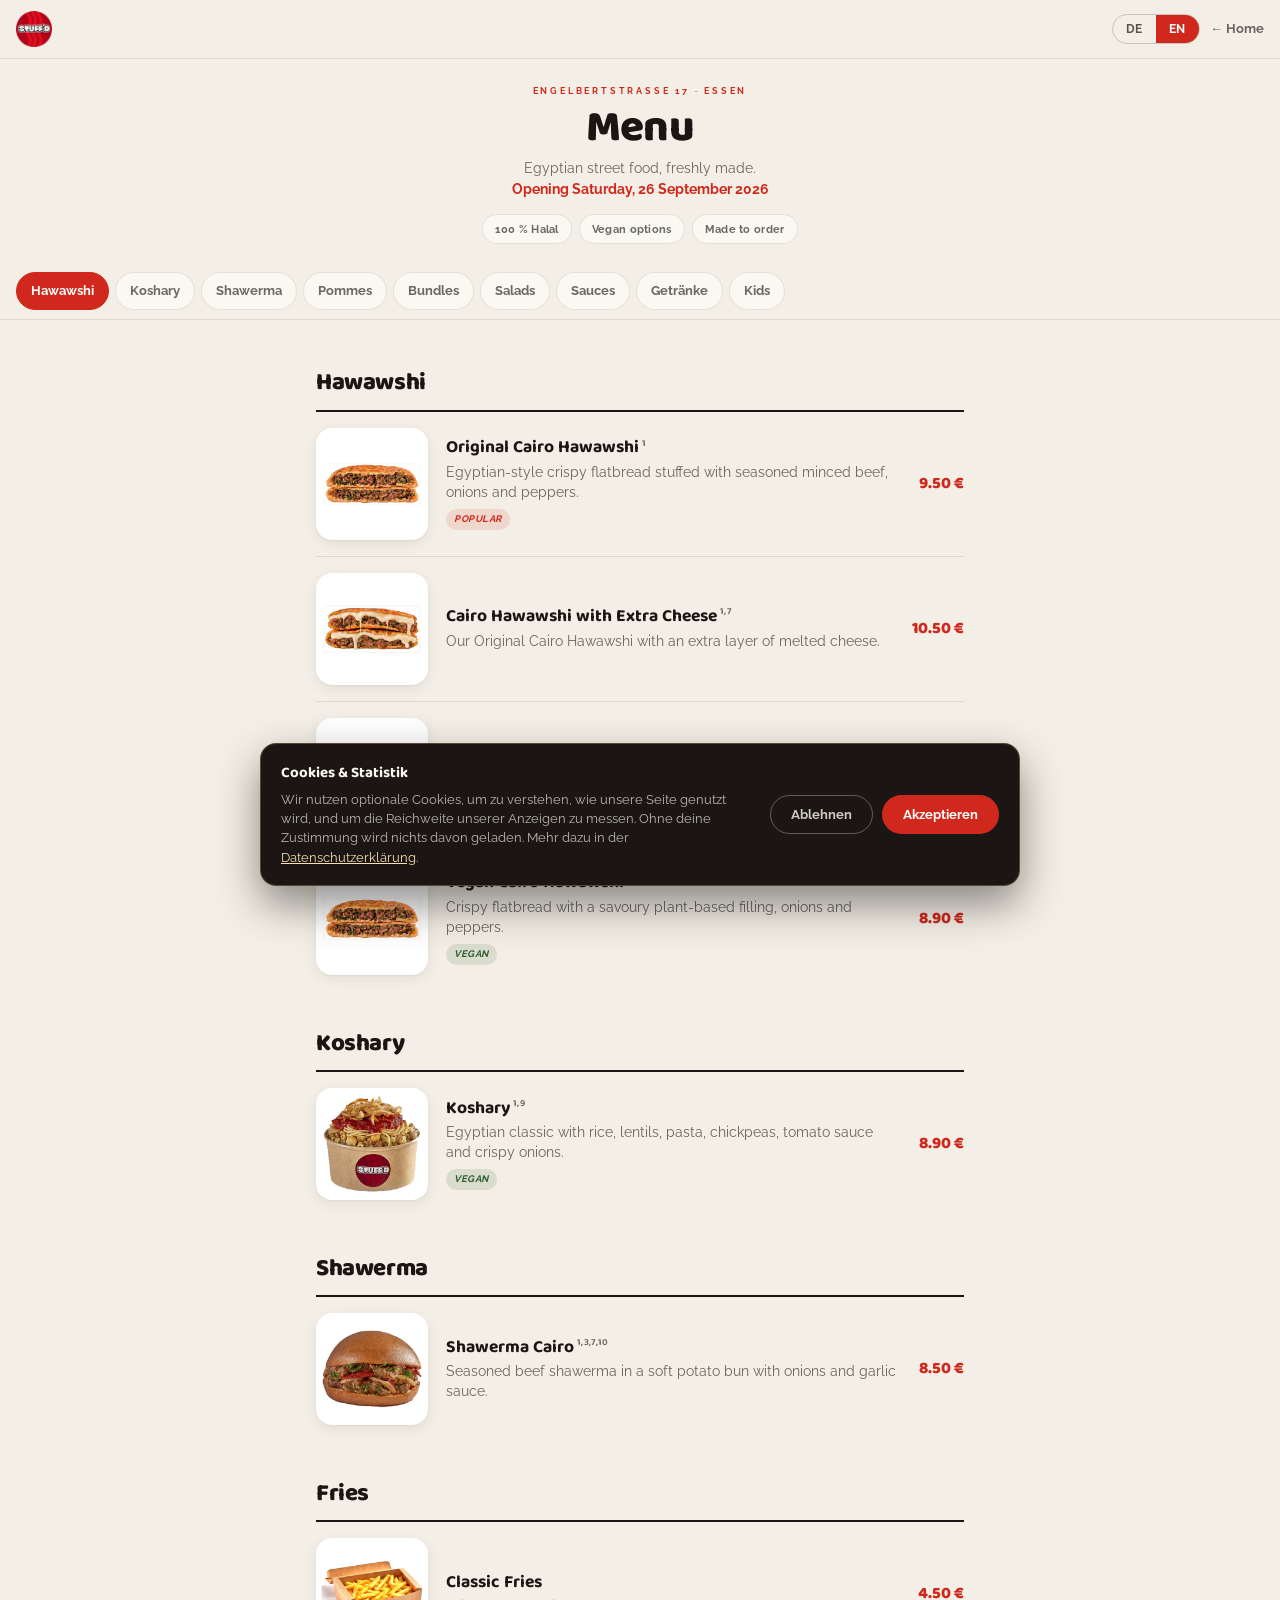
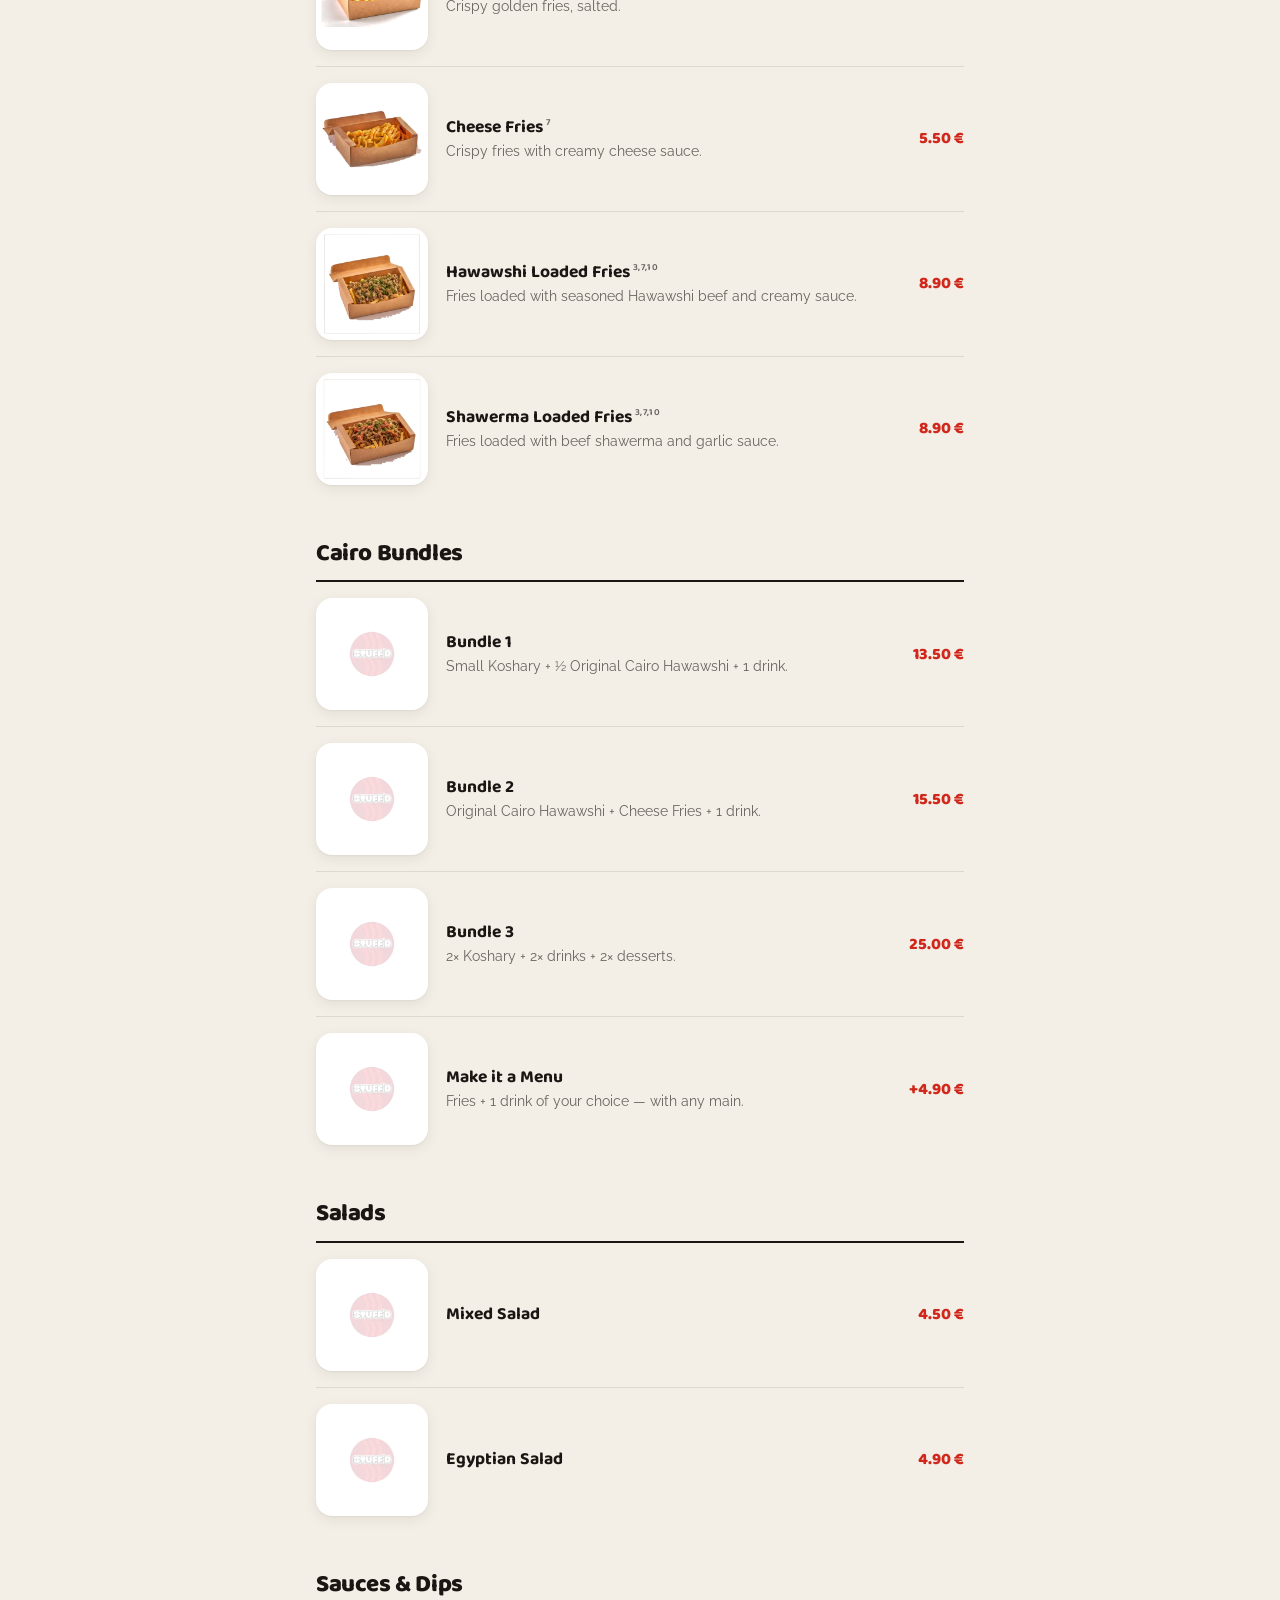
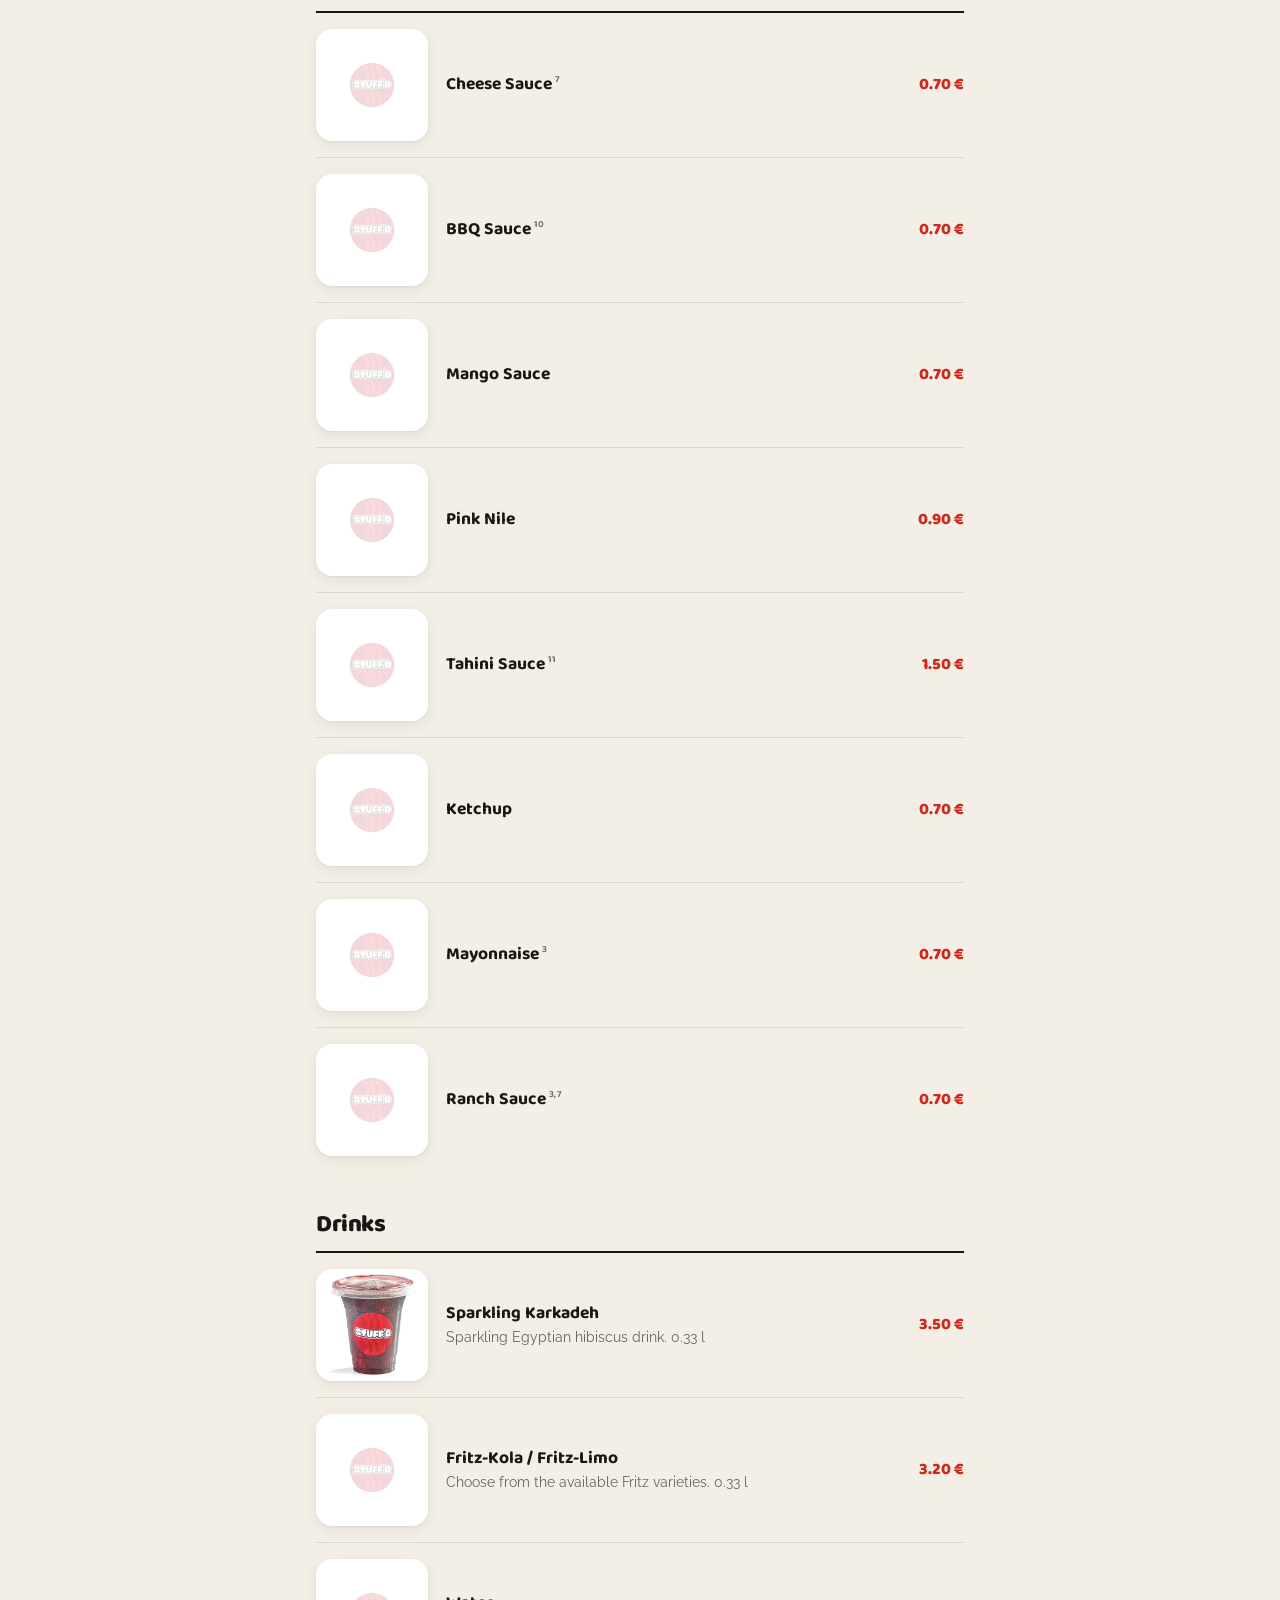
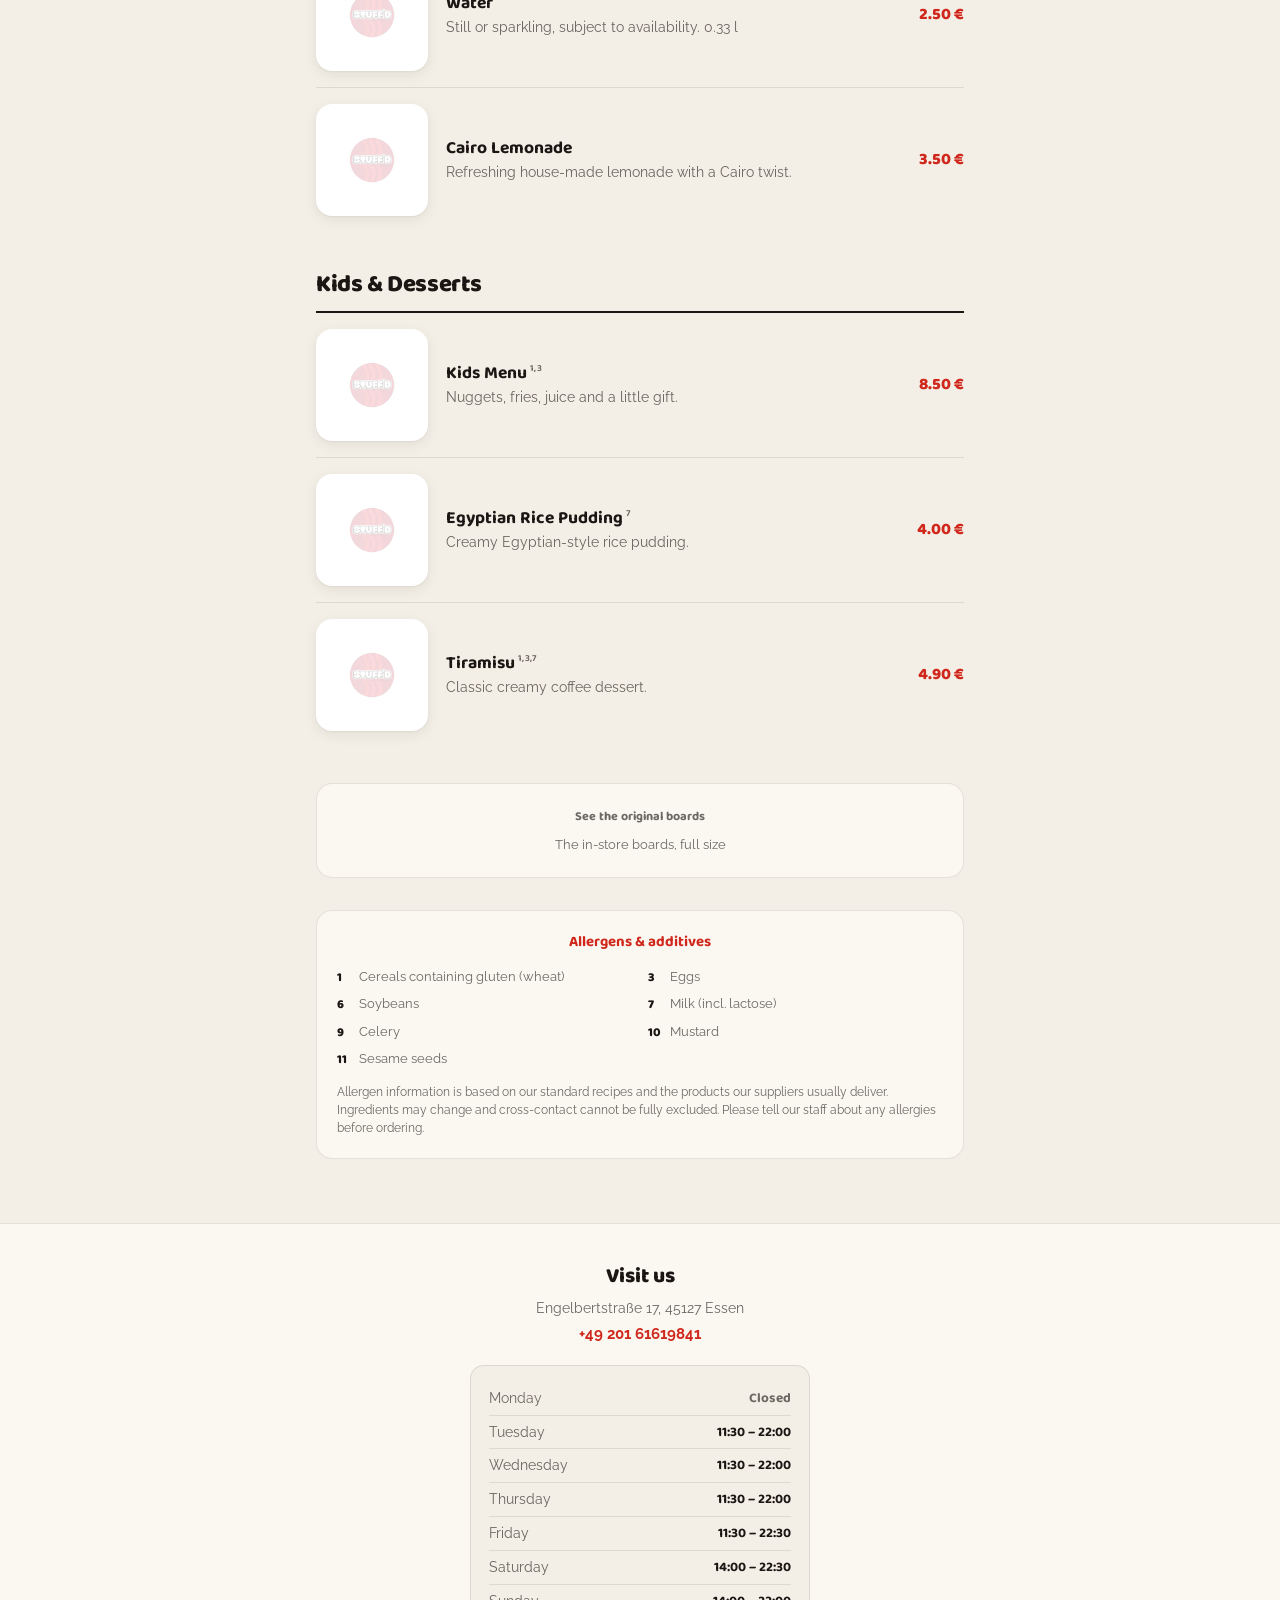
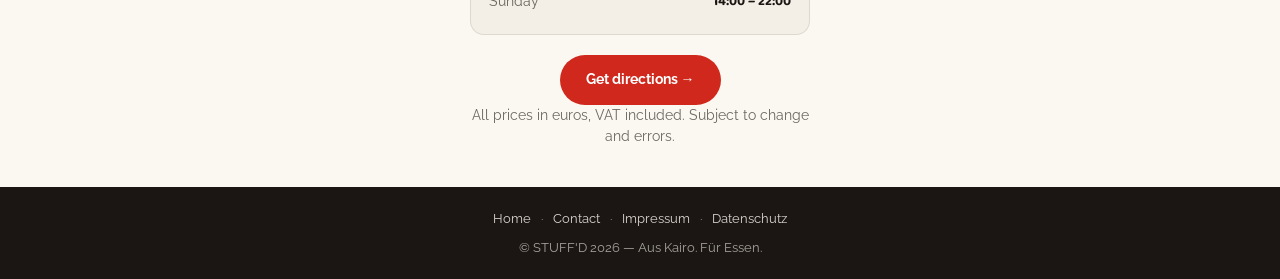
<file: menu (1).html>
<!DOCTYPE html>
<html lang="de">
<head>
<meta charset="UTF-8">
<meta name="color-scheme" content="light only">
<meta name="viewport" content="width=device-width,initial-scale=1.0">
<title>Speisekarte &amp; Preise — Ägyptisches Restaurant Essen | STUFF'D</title>
<meta name="description" content="Speisekarte von STUFF'D Essen: Original Cairo Hawawshi 9,50 €, Koshary 8,90 €, Shawerma 8,50 €, Salate 4,50 €, Saucen ab 0,70 €. 100 % Halal, vegane Optionen. Engelbertstraße 17.">
<link rel="canonical" href="https://getstuffd.de/menu.html">
<meta name="robots" content="index,follow,max-image-preview:large">
<meta name="theme-color" content="#F4EFE6">
<link rel="icon" href="favicon.ico" sizes="48x48 96x96 144x144 192x192">
<link rel="icon" href="icon-192.png" type="image/png" sizes="192x192">
<link rel="icon" href="icon-512.png" type="image/png" sizes="512x512">
<link rel="apple-touch-icon" href="apple-touch-icon.png">
<meta property="og:type" content="website">
<meta property="og:url" content="https://getstuffd.de/menu.html">
<meta property="og:title" content="Speisekarte — STUFF'D Essen">
<meta property="og:description" content="Hawawshi, Koshary, Shawerma und Loaded Fries. 100 % Halal. Engelbertstraße 17, Essen.">
<meta property="og:image" content="https://getstuffd.de/og-image.jpg">
<meta name="twitter:card" content="summary_large_image">
<link rel="stylesheet" href="fonts.css">
<script type="application/ld+json">{
  "@context": "https://schema.org",
  "@type": "Menu",
  "name": "STUFF'D Speisekarte",
  "url": "https://getstuffd.de/menu.html",
  "inLanguage": "de",
  "hasMenuSection": [
    {
      "@type": "MenuSection",
      "name": "Hawawshi",
      "hasMenuItem": [
        {
          "@type": "MenuItem",
          "name": "Original Cairo Hawawshi",
          "description": "Ägyptisches knuspriges Fladenbrot, gefüllt mit gewürztem Rinderhackfleisch, Zwiebeln und Paprika.",
          "offers": {
            "@type": "Offer",
            "price": "9.50",
            "priceCurrency": "EUR"
          }
        },
        {
          "@type": "MenuItem",
          "name": "Cairo Hawawshi mit extra Käse",
          "offers": {
            "@type": "Offer",
            "price": "10.50",
            "priceCurrency": "EUR"
          }
        },
        {
          "@type": "MenuItem",
          "name": "Chicken Hawawshi",
          "offers": {
            "@type": "Offer",
            "price": "7.90",
            "priceCurrency": "EUR"
          }
        },
        {
          "@type": "MenuItem",
          "name": "Vegan Cairo Hawawshi",
          "suitableForDiet": "https://schema.org/VeganDiet",
          "offers": {
            "@type": "Offer",
            "price": "8.90",
            "priceCurrency": "EUR"
          }
        },
        {
          "@type": "MenuItem",
          "name": "Shawerma Cairo",
          "description": "Gewürztes Rindfleisch-Shawerma im weichen Kartoffelbrötchen mit Zwiebeln und Knoblauchsoße.",
          "offers": {
            "@type": "Offer",
            "price": "8.50",
            "priceCurrency": "EUR"
          }
        }
      ]
    },
    {
      "@type": "MenuSection",
      "name": "Koshary",
      "hasMenuItem": [
        {
          "@type": "MenuItem",
          "name": "Koshary",
          "description": "Ägyptischer Klassiker mit Reis, Linsen, Nudeln, Kichererbsen, Tomatensoße und knusprigen Zwiebeln.",
          "suitableForDiet": "https://schema.org/VeganDiet",
          "offers": {
            "@type": "Offer",
            "price": "8.90",
            "priceCurrency": "EUR"
          }
        }
      ]
    },
    {
      "@type": "MenuSection",
      "name": "Pommes",
      "hasMenuItem": [
        {
          "@type": "MenuItem",
          "name": "Classic Fries",
          "offers": {
            "@type": "Offer",
            "price": "4.50",
            "priceCurrency": "EUR"
          }
        },
        {
          "@type": "MenuItem",
          "name": "Cheese Fries",
          "offers": {
            "@type": "Offer",
            "price": "5.50",
            "priceCurrency": "EUR"
          }
        },
        {
          "@type": "MenuItem",
          "name": "Hawawshi Loaded Fries",
          "offers": {
            "@type": "Offer",
            "price": "8.90",
            "priceCurrency": "EUR"
          }
        },
        {
          "@type": "MenuItem",
          "name": "Shawerma Loaded Fries",
          "offers": {
            "@type": "Offer",
            "price": "8.90",
            "priceCurrency": "EUR"
          }
        }
      ]
    },
    {
      "@type": "MenuSection",
      "name": "Salate",
      "hasMenuItem": [
        {
          "@type": "MenuItem",
          "name": "Gemischter Salat",
          "offers": {
            "@type": "Offer",
            "price": "4.50",
            "priceCurrency": "EUR"
          }
        },
        {
          "@type": "MenuItem",
          "name": "Ägyptischer Salat",
          "offers": {
            "@type": "Offer",
            "price": "4.90",
            "priceCurrency": "EUR"
          }
        }
      ]
    },
    {
      "@type": "MenuSection",
      "name": "Saucen & Dips",
      "hasMenuItem": [
        {
          "@type": "MenuItem",
          "name": "Käsesauce",
          "offers": {
            "@type": "Offer",
            "price": "0.70",
            "priceCurrency": "EUR"
          }
        },
        {
          "@type": "MenuItem",
          "name": "BBQ-Sauce",
          "offers": {
            "@type": "Offer",
            "price": "0.70",
            "priceCurrency": "EUR"
          }
        },
        {
          "@type": "MenuItem",
          "name": "Mangosauce",
          "offers": {
            "@type": "Offer",
            "price": "0.70",
            "priceCurrency": "EUR"
          }
        },
        {
          "@type": "MenuItem",
          "name": "Pink Nile",
          "offers": {
            "@type": "Offer",
            "price": "0.90",
            "priceCurrency": "EUR"
          }
        },
        {
          "@type": "MenuItem",
          "name": "Tahinisauce",
          "offers": {
            "@type": "Offer",
            "price": "1.50",
            "priceCurrency": "EUR"
          }
        },
        {
          "@type": "MenuItem",
          "name": "Ketchup",
          "offers": {
            "@type": "Offer",
            "price": "0.70",
            "priceCurrency": "EUR"
          }
        },
        {
          "@type": "MenuItem",
          "name": "Mayonnaise",
          "offers": {
            "@type": "Offer",
            "price": "0.70",
            "priceCurrency": "EUR"
          }
        },
        {
          "@type": "MenuItem",
          "name": "Ranch-Sauce",
          "offers": {
            "@type": "Offer",
            "price": "0.70",
            "priceCurrency": "EUR"
          }
        }
      ]
    },
    {
      "@type": "MenuSection",
      "name": "Getränke",
      "hasMenuItem": [
        {
          "@type": "MenuItem",
          "name": "Sparkling Karkadeh",
          "description": "Prickelndes ägyptisches Hibiskusgetränk, 0,33 l",
          "offers": {
            "@type": "Offer",
            "price": "3.50",
            "priceCurrency": "EUR"
          }
        },
        {
          "@type": "MenuItem",
          "name": "Fritz-Kola / Fritz-Limo",
          "offers": {
            "@type": "Offer",
            "price": "3.20",
            "priceCurrency": "EUR"
          }
        },
        {
          "@type": "MenuItem",
          "name": "Wasser",
          "offers": {
            "@type": "Offer",
            "price": "2.50",
            "priceCurrency": "EUR"
          }
        },
        {
          "@type": "MenuItem",
          "name": "Cairo Lemonade",
          "offers": {
            "@type": "Offer",
            "price": "3.50",
            "priceCurrency": "EUR"
          }
        }
      ]
    },
    {
      "@type": "MenuSection",
      "name": "Cairo Bundles",
      "hasMenuItem": [
        {
          "@type": "MenuItem",
          "name": "Bundle 1",
          "description": "Kleines Koshary + ½ Original Cairo Hawawshi + 1 Getränk",
          "offers": {
            "@type": "Offer",
            "price": "13.50",
            "priceCurrency": "EUR"
          }
        },
        {
          "@type": "MenuItem",
          "name": "Bundle 2",
          "description": "Original Cairo Hawawshi + Cheese Fries + 1 Getränk",
          "offers": {
            "@type": "Offer",
            "price": "15.50",
            "priceCurrency": "EUR"
          }
        },
        {
          "@type": "MenuItem",
          "name": "Bundle 3",
          "description": "2× Koshary + 2× Getränke + 2× Desserts",
          "offers": {
            "@type": "Offer",
            "price": "25.00",
            "priceCurrency": "EUR"
          }
        },
        {
          "@type": "MenuItem",
          "name": "Als Menü",
          "description": "Pommes + 1 Getränk nach Wahl — zu jedem Hauptgericht.",
          "offers": {
            "@type": "Offer",
            "price": "4.90",
            "priceCurrency": "EUR"
          }
        }
      ]
    },
    {
      "@type": "MenuSection",
      "name": "Kids & Desserts",
      "hasMenuItem": [
        {
          "@type": "MenuItem",
          "name": "Kids Menü",
          "description": "Nuggets, Pommes, Saft & Geschenk",
          "offers": {
            "@type": "Offer",
            "price": "8.50",
            "priceCurrency": "EUR"
          }
        },
        {
          "@type": "MenuItem",
          "name": "Ägyptischer Milchreis",
          "offers": {
            "@type": "Offer",
            "price": "4.00",
            "priceCurrency": "EUR"
          }
        },
        {
          "@type": "MenuItem",
          "name": "Tiramisu",
          "offers": {
            "@type": "Offer",
            "price": "4.90",
            "priceCurrency": "EUR"
          }
        }
      ]
    }
  ]
}</script>
<style>
*,*::before,*::after{margin:0;padding:0;box-sizing:border-box}
:root{
  color-scheme:only light;
  --cream:#F4EFE6; --bone:#FBF8F1; --ink:#1B1613; --red:#D0281C; --gold:#F7E0AE;
  --line:rgba(27,22,19,.1); --soft:rgba(27,22,19,.64);
  --ease:cubic-bezier(.22,1,.36,1);
}
html{scroll-behavior:smooth;background:var(--cream)}
body{background:var(--cream);color:var(--ink);font-family:'Raleway',sans-serif;
-webkit-font-smoothing:antialiased;line-height:1.55}
a{color:inherit}
a:focus-visible,button:focus-visible{outline:3px solid var(--red);outline-offset:3px;border-radius:8px}
.lang-off{display:none !important}
sup{font-size:9.5px;font-weight:600;color:var(--soft);margin-left:3px;letter-spacing:.3px}

.nav{position:sticky;top:0;z-index:40;background:rgba(244,239,230,.96);
backdrop-filter:blur(12px);border-bottom:1px solid var(--line);
display:flex;align-items:center;justify-content:space-between;gap:12px;padding:11px 16px}
.nav img{width:36px;height:36px;display:block}
.nav-r{display:flex;align-items:center;gap:10px}
.back{font-size:13px;font-weight:700;text-decoration:none;color:var(--soft)}
.lang{display:flex;border:1px solid rgba(27,22,19,.2);border-radius:100px;overflow:hidden}
.lang button{background:transparent;border:0;color:rgba(27,22,19,.72);cursor:pointer;
font-family:'Raleway',sans-serif;font-size:11.5px;font-weight:800;letter-spacing:.6px;
padding:7px 13px;transition:all .2s var(--ease)}
.lang button.on{background:var(--red);color:#fff}

.head{text-align:center;padding:26px 18px 18px}
.head .kick{font-size:9px;font-weight:800;letter-spacing:2.8px;text-transform:uppercase;color:var(--red)}
.head h1{font-family:'Baloo 2',sans-serif;font-weight:800;font-size:clamp(30px,8vw,44px);
line-height:1;letter-spacing:-.8px;margin:7px 0 8px;color:var(--ink)}
.head p{font-size:13.5px;color:var(--soft);max-width:40ch;margin:0 auto}
.head p b{color:var(--red)}
.chips{display:flex;gap:7px;justify-content:center;flex-wrap:wrap;margin-top:14px}
.chip{font-size:10.5px;font-weight:800;letter-spacing:.3px;padding:6px 12px;border-radius:100px;
background:var(--bone);border:1px solid var(--line);color:var(--soft)}

.tabs{position:sticky;top:59px;z-index:35;background:rgba(244,239,230,.97);
backdrop-filter:blur(12px);border-bottom:1px solid var(--line);
display:flex;gap:6px;padding:10px 16px;overflow-x:auto;scrollbar-width:none}
.tabs::-webkit-scrollbar{display:none}
.tabs a{white-space:nowrap;font-size:12.5px;font-weight:800;text-decoration:none;
padding:8px 14px;border-radius:100px;border:1px solid var(--line);color:var(--soft);
background:var(--bone);transition:all .2s var(--ease)}
.tabs a:hover,.tabs a.on{background:var(--red);border-color:var(--red);color:#fff}

main{max-width:680px;margin:0 auto;padding:10px 16px 30px}
.sec{margin-top:34px;scroll-margin-top:118px}
.sec-h{display:flex;align-items:baseline;gap:10px;border-bottom:2px solid var(--ink);
padding-bottom:8px}
.sec-h h2{font-family:'Baloo 2',sans-serif;font-weight:800;font-size:24px;letter-spacing:-.4px}
.sec-n{font-size:12px;color:var(--soft);margin-top:8px;letter-spacing:.3px}

.rows{list-style:none}
.row{display:grid;grid-template-columns:92px 1fr auto;gap:14px;align-items:center;
padding:16px 0;border-bottom:1px solid var(--line)}
.row:last-child{border-bottom:none}
.thumb{width:92px;height:92px;object-fit:cover;object-position:center;display:block;
background:#fff;border-radius:14px;border:0;
box-shadow:0 1px 2px rgba(27,22,19,.05), 0 4px 14px rgba(27,22,19,.07)}
.thumb-x{box-shadow:none;border:1px dashed rgba(27,22,19,.16);background:var(--bone) center/26px no-repeat
url("data:image/svg+xml;utf8,<svg xmlns='http://www.w3.org/2000/svg' viewBox='0 0 24 24' fill='none' stroke='rgba(27,22,19,.22)' stroke-width='1.6'><circle cx='12' cy='12' r='9'/><path d='M8 14c1.2-1.6 2.6-2.4 4-2.4S14.8 12.4 16 14'/></svg>")}
.rtxt h3{font-family:'Baloo 2',sans-serif;font-weight:700;font-size:16.5px;line-height:1.22}
.rtxt p{font-size:13px;color:var(--soft);margin-top:3px;line-height:1.5}
.tags{display:flex;gap:5px;margin-top:7px;flex-wrap:wrap}
.tag{font-size:9.5px;font-weight:800;letter-spacing:.5px;text-transform:uppercase;
padding:3px 8px;border-radius:100px;background:rgba(27,22,19,.06);color:var(--soft)}
.tag.t-vegan{background:rgba(58,110,60,.14);color:#2F5E31}
.tag.t-spicy{background:rgba(196,84,20,.14);color:#A8490D}
.tag.t-popular{background:rgba(208,40,28,.12);color:var(--red)}
.rprice{font-family:'Baloo 2',sans-serif;font-weight:800;font-size:16.5px;
color:var(--red);white-space:nowrap;text-align:right}

.boards-cta{display:block;margin:36px 0 0;text-align:center;background:var(--bone);
border:1px solid var(--line);border-radius:16px;padding:20px;text-decoration:none}
.boards-cta b{display:block;font-family:'Baloo 2',sans-serif;font-weight:700;font-size:16px;margin-bottom:3px}
.boards-cta span{font-size:12.5px;color:var(--soft)}

.allerg{margin-top:32px;background:var(--bone);border:1px solid var(--line);
border-radius:16px;padding:20px}
.allerg h2{font-family:'Baloo 2',sans-serif;font-weight:700;font-size:15px;
color:var(--red);margin-bottom:13px;text-align:center}
.al-grid{display:grid;grid-template-columns:1fr;gap:6px 16px}
.al{font-size:12.5px;color:var(--soft)}
.al b{display:inline-block;min-width:22px;font-family:'Baloo 2',sans-serif;font-weight:800;color:var(--ink)}
.allerg p{font-size:11.5px;color:var(--soft);margin-top:14px;line-height:1.55}
@media(min-width:520px){.al-grid{grid-template-columns:1fr 1fr}}

.visit{background:var(--bone);border-top:1px solid var(--line);padding:36px 18px;text-align:center;margin-top:34px}
.visit h2{font-family:'Baloo 2',sans-serif;font-weight:800;font-size:21px;margin-bottom:6px}
.visit p{font-size:13.5px;color:var(--soft);margin:0 auto 4px;max-width:40ch}
.visit .tel{color:var(--red);font-weight:800;text-decoration:none;font-size:15px}
.hours{max-width:340px;margin:18px auto 0;text-align:left;
background:var(--cream);border:1px solid var(--line);border-radius:14px;padding:16px 18px}
.hrow{display:flex;justify-content:space-between;gap:12px;padding:6px 0;
border-bottom:1px solid var(--line);font-size:13.5px}
.hrow:last-child{border-bottom:none}
.hrow dt{color:var(--soft)}
.hrow dd{font-family:'Baloo 2',sans-serif;font-weight:700}
.hrow.closed dt,.hrow.closed dd{color:rgba(27,22,19,.62)}
.cta{display:inline-block;margin-top:20px;background:var(--red);color:#fff;font-weight:800;
font-size:14px;padding:14px 26px;border-radius:100px;text-decoration:none;
transition:transform .25s var(--ease)}
.cta:hover{transform:translateY(-2px)}
.disc{font-size:11px;color:var(--soft);margin-top:20px;max-width:50ch;
margin-left:auto;margin-right:auto;line-height:1.55}

footer{background:var(--ink);color:rgba(251,248,241,.62);padding:22px;text-align:center;font-size:12.5px}
footer a{color:rgba(251,248,241,.85);text-decoration:none;margin:0 7px}

.lb{position:fixed;inset:0;z-index:90;display:none;background:rgba(20,13,10,.97)}
.lb.is-open{display:block}
.lb-scroll{position:absolute;inset:0;overflow:auto;-webkit-overflow-scrolling:touch;
display:flex;align-items:center;justify-content:center;padding:12px}
.lb-scroll img{max-width:none;width:min(1600px,240vw);height:auto;border-radius:6px}
.lb-close{position:absolute;top:12px;right:12px;z-index:2;width:42px;height:42px;border-radius:50%;
border:1px solid rgba(251,248,241,.3);background:rgba(27,22,19,.85);color:#FBF8F1;
cursor:pointer;font-size:21px;line-height:1;display:grid;place-items:center}
.lb-nav{position:absolute;left:0;right:0;bottom:14px;z-index:2;display:flex;
align-items:center;justify-content:center;gap:12px}
.lb-nav button{background:rgba(27,22,19,.85);border:1px solid rgba(251,248,241,.3);
color:#FBF8F1;border-radius:100px;padding:9px 16px;font-size:12px;font-weight:800;
font-family:'Raleway',sans-serif;cursor:pointer}
.lb-nav span{color:rgba(251,248,241,.7);font-size:11.5px;letter-spacing:1.2px;text-transform:uppercase}

@media (prefers-color-scheme: dark){
  html, body{background:#F4EFE6 !important;color:#1B1613 !important}
}
@media(min-width:560px){
  .row{grid-template-columns:112px 1fr auto;gap:18px}
  .thumb{width:112px;height:112px;border-radius:16px}
  .rtxt h3{font-size:17.5px}
  .rtxt p{font-size:13.5px}
}
@media(prefers-reduced-motion:reduce){*{transition:none!important}}
</style>
</head>
<body>

<nav class="nav">
  <a href="index.html" aria-label="STUFF'D"><img src="[data-uri]" alt="STUFF'D" width="36" height="36"></a>
  <div class="nav-r">
    <div class="lang" role="group" aria-label="Sprache / Language">
      <button type="button" data-set="de" class="on">DE</button>
      <button type="button" data-set="en">EN</button>
    </div>
    <a href="index.html" class="back"><span data-lang="de">← Start</span><span data-lang="en" class="lang-off">← Home</span></a>
  </div>
</nav>

<header class="head">
  <div class="kick">Engelbertstraße 17 · Essen</div>
  <h1><span data-lang="de">Speisekarte</span><span data-lang="en" class="lang-off">Menu</span></h1>
  <p><span data-lang="de">Ägyptisches Street Food, frisch zubereitet.<br><b>Eröffnung Samstag, 26. September 2026</b></span><span data-lang="en" class="lang-off">Egyptian street food, freshly made.<br><b>Opening Saturday, 26 September 2026</b></span></p>
  <div class="chips">
    <span class="chip">100 % Halal</span>
    <span class="chip"><span data-lang="de">Vegane Optionen</span><span data-lang="en" class="lang-off">Vegan options</span></span>
    <span class="chip"><span data-lang="de">Frisch zubereitet</span><span data-lang="en" class="lang-off">Made to order</span></span>
  </div>
</header>

<nav class="tabs" id="tabs" aria-label="Kategorien"><a href="#hawawshi"><span data-lang="de">Hawawshi</span><span data-lang="en" class="lang-off">Hawawshi</span></a><a href="#koshary"><span data-lang="de">Koshary</span><span data-lang="en" class="lang-off">Koshary</span></a><a href="#shawerma"><span data-lang="de">Shawerma</span><span data-lang="en" class="lang-off">Shawerma</span></a><a href="#fries"><span data-lang="de">Pommes</span><span data-lang="en" class="lang-off">Pommes</span></a><a href="#bundles"><span data-lang="de">Bundles</span><span data-lang="en" class="lang-off">Bundles</span></a><a href="#salate"><span data-lang="de">Salate</span><span data-lang="en" class="lang-off">Salads</span></a><a href="#saucen"><span data-lang="de">Saucen</span><span data-lang="en" class="lang-off">Sauces</span></a><a href="#drinks"><span data-lang="de">Getränke</span><span data-lang="en" class="lang-off">Getränke</span></a><a href="#kids"><span data-lang="de">Kids</span><span data-lang="en" class="lang-off">Kids</span></a></nav>

<main>

  <section class="sec" id="hawawshi">
    <div class="sec-h">
      <h2><span data-lang="de">Hawawshi</span><span data-lang="en" class="lang-off">Hawawshi</span></h2>
    </div>
    
    <ul class="rows">
      <li class="row">
        <img class="thumb" src="item-hawawshi-original.webp" alt="" loading="lazy" decoding="async">
        <div class="rtxt">
          <h3><span data-lang="de">Original Cairo Hawawshi</span><span data-lang="en" class="lang-off">Original Cairo Hawawshi</span><sup>1</sup></h3>
          <p><span data-lang="de">Ägyptisches knuspriges Fladenbrot, gefüllt mit gewürztem Rinderhackfleisch, Zwiebeln und Paprika.</span><span data-lang="en" class="lang-off">Egyptian-style crispy flatbread stuffed with seasoned minced beef, onions and peppers.</span></p>
          <div class="tags"><span class="tag t-popular"><i data-lang="de">beliebt</i><i data-lang="en" class="lang-off">popular</i></span></div>
        </div>
        <div class="rprice"><span data-lang="de">9,50&nbsp;€</span><span data-lang="en" class="lang-off">9.50&nbsp;€</span></div>
      </li>
      <li class="row">
        <img class="thumb" src="item-hawawshi-cheese.webp" alt="" loading="lazy" decoding="async">
        <div class="rtxt">
          <h3><span data-lang="de">Cairo Hawawshi mit extra Käse</span><span data-lang="en" class="lang-off">Cairo Hawawshi with Extra Cheese</span><sup>1,7</sup></h3>
          <p><span data-lang="de">Unser Original Cairo Hawawshi mit einer extra Schicht geschmolzenem Käse.</span><span data-lang="en" class="lang-off">Our Original Cairo Hawawshi with an extra layer of melted cheese.</span></p>
          
        </div>
        <div class="rprice"><span data-lang="de">10,50&nbsp;€</span><span data-lang="en" class="lang-off">10.50&nbsp;€</span></div>
      </li>
      <li class="row">
        <img class="thumb" src="item-hawawshi-chicken.webp" alt="" loading="lazy" decoding="async">
        <div class="rtxt">
          <h3><span data-lang="de">Chicken Hawawshi</span><span data-lang="en" class="lang-off">Chicken Hawawshi</span><sup>1</sup></h3>
          <p><span data-lang="de">Knuspriges Fladenbrot, gefüllt mit gewürztem Hähnchenfleisch, Zwiebeln und Paprika.</span><span data-lang="en" class="lang-off">Crispy flatbread filled with seasoned chicken, onions and peppers.</span></p>
          
        </div>
        <div class="rprice"><span data-lang="de">7,90&nbsp;€</span><span data-lang="en" class="lang-off">7.90&nbsp;€</span></div>
      </li>
      <li class="row">
        <img class="thumb" src="item-hawawshi-vegan.webp" alt="" loading="lazy" decoding="async">
        <div class="rtxt">
          <h3><span data-lang="de">Vegan Cairo Hawawshi</span><span data-lang="en" class="lang-off">Vegan Cairo Hawawshi</span><sup>1,6</sup></h3>
          <p><span data-lang="de">Knuspriges Fladenbrot mit herzhafter pflanzlicher Füllung, Zwiebeln und Paprika.</span><span data-lang="en" class="lang-off">Crispy flatbread with a savoury plant-based filling, onions and peppers.</span></p>
          <div class="tags"><span class="tag t-vegan"><i data-lang="de">vegan</i><i data-lang="en" class="lang-off">vegan</i></span></div>
        </div>
        <div class="rprice"><span data-lang="de">8,90&nbsp;€</span><span data-lang="en" class="lang-off">8.90&nbsp;€</span></div>
      </li>
    </ul>
  </section>
  <section class="sec" id="koshary">
    <div class="sec-h">
      <h2><span data-lang="de">Koshary</span><span data-lang="en" class="lang-off">Koshary</span></h2>
    </div>
    
    <ul class="rows">
      <li class="row">
        <img class="thumb" src="item-koshary.webp" alt="" loading="lazy" decoding="async">
        <div class="rtxt">
          <h3><span data-lang="de">Koshary</span><span data-lang="en" class="lang-off">Koshary</span><sup>1,9</sup></h3>
          <p><span data-lang="de">Ägyptischer Klassiker mit Reis, Linsen, Nudeln, Kichererbsen, Tomatensoße und knusprigen Zwiebeln.</span><span data-lang="en" class="lang-off">Egyptian classic with rice, lentils, pasta, chickpeas, tomato sauce and crispy onions.</span></p>
          <div class="tags"><span class="tag t-vegan"><i data-lang="de">vegan</i><i data-lang="en" class="lang-off">vegan</i></span></div>
        </div>
        <div class="rprice"><span data-lang="de">8,90&nbsp;€</span><span data-lang="en" class="lang-off">8.90&nbsp;€</span></div>
      </li>
    </ul>
  </section>
  <section class="sec" id="shawerma">
    <div class="sec-h">
      <h2><span data-lang="de">Shawerma</span><span data-lang="en" class="lang-off">Shawerma</span></h2>
    </div>
    
    <ul class="rows">
      <li class="row">
        <img class="thumb" src="item-shawerma.webp" alt="" loading="lazy" decoding="async">
        <div class="rtxt">
          <h3><span data-lang="de">Shawerma Cairo</span><span data-lang="en" class="lang-off">Shawerma Cairo</span><sup>1,3,7,10</sup></h3>
          <p><span data-lang="de">Gewürztes Rindfleisch-Shawerma im weichen Kartoffelbrötchen mit Zwiebeln und Knoblauchsoße.</span><span data-lang="en" class="lang-off">Seasoned beef shawerma in a soft potato bun with onions and garlic sauce.</span></p>
          
        </div>
        <div class="rprice"><span data-lang="de">8,50&nbsp;€</span><span data-lang="en" class="lang-off">8.50&nbsp;€</span></div>
      </li>
    </ul>
  </section>
  <section class="sec" id="fries">
    <div class="sec-h">
      <h2><span data-lang="de">Pommes</span><span data-lang="en" class="lang-off">Fries</span></h2>
    </div>
    
    <ul class="rows">
      <li class="row">
        <img class="thumb" src="item-fries-classic.webp" alt="" loading="lazy" decoding="async">
        <div class="rtxt">
          <h3><span data-lang="de">Classic Fries</span><span data-lang="en" class="lang-off">Classic Fries</span></h3>
          <p><span data-lang="de">Knusprige goldene Pommes, gesalzen.</span><span data-lang="en" class="lang-off">Crispy golden fries, salted.</span></p>
          
        </div>
        <div class="rprice"><span data-lang="de">4,50&nbsp;€</span><span data-lang="en" class="lang-off">4.50&nbsp;€</span></div>
      </li>
      <li class="row">
        <img class="thumb" src="item-fries-cheese.webp" alt="" loading="lazy" decoding="async">
        <div class="rtxt">
          <h3><span data-lang="de">Cheese Fries</span><span data-lang="en" class="lang-off">Cheese Fries</span><sup>7</sup></h3>
          <p><span data-lang="de">Knusprige Pommes mit cremiger Käsesoße.</span><span data-lang="en" class="lang-off">Crispy fries with creamy cheese sauce.</span></p>
          
        </div>
        <div class="rprice"><span data-lang="de">5,50&nbsp;€</span><span data-lang="en" class="lang-off">5.50&nbsp;€</span></div>
      </li>
      <li class="row">
        <img class="thumb" src="item-fries-hawawshi.webp" alt="" loading="lazy" decoding="async">
        <div class="rtxt">
          <h3><span data-lang="de">Hawawshi Loaded Fries</span><span data-lang="en" class="lang-off">Hawawshi Loaded Fries</span><sup>3,7,10</sup></h3>
          <p><span data-lang="de">Pommes mit gewürztem Hawawshi-Rindfleisch und cremiger Soße.</span><span data-lang="en" class="lang-off">Fries loaded with seasoned Hawawshi beef and creamy sauce.</span></p>
          
        </div>
        <div class="rprice"><span data-lang="de">8,90&nbsp;€</span><span data-lang="en" class="lang-off">8.90&nbsp;€</span></div>
      </li>
      <li class="row">
        <img class="thumb" src="item-fries-shawerma.webp" alt="" loading="lazy" decoding="async">
        <div class="rtxt">
          <h3><span data-lang="de">Shawerma Loaded Fries</span><span data-lang="en" class="lang-off">Shawerma Loaded Fries</span><sup>3,7,10</sup></h3>
          <p><span data-lang="de">Pommes mit Rindfleisch-Shawerma und Knoblauchsoße.</span><span data-lang="en" class="lang-off">Fries loaded with beef shawerma and garlic sauce.</span></p>
          
        </div>
        <div class="rprice"><span data-lang="de">8,90&nbsp;€</span><span data-lang="en" class="lang-off">8.90&nbsp;€</span></div>
      </li>
    </ul>
  </section>
  <section class="sec" id="bundles">
    <div class="sec-h">
      <h2><span data-lang="de">Cairo Bundles</span><span data-lang="en" class="lang-off">Cairo Bundles</span></h2>
    </div>
    
    <ul class="rows">
      <li class="row">
        <img class="thumb" src="item-placeholder.webp" alt="" loading="lazy" decoding="async">
        <div class="rtxt">
          <h3><span data-lang="de">Bundle 1</span><span data-lang="en" class="lang-off">Bundle 1</span></h3>
          <p><span data-lang="de">Kleines Koshary + ½ Original Cairo Hawawshi + 1 Getränk.</span><span data-lang="en" class="lang-off">Small Koshary + ½ Original Cairo Hawawshi + 1 drink.</span></p>
          
        </div>
        <div class="rprice"><span data-lang="de">13,50&nbsp;€</span><span data-lang="en" class="lang-off">13.50&nbsp;€</span></div>
      </li>
      <li class="row">
        <img class="thumb" src="item-placeholder.webp" alt="" loading="lazy" decoding="async">
        <div class="rtxt">
          <h3><span data-lang="de">Bundle 2</span><span data-lang="en" class="lang-off">Bundle 2</span></h3>
          <p><span data-lang="de">Original Cairo Hawawshi + Cheese Fries + 1 Getränk.</span><span data-lang="en" class="lang-off">Original Cairo Hawawshi + Cheese Fries + 1 drink.</span></p>
          
        </div>
        <div class="rprice"><span data-lang="de">15,50&nbsp;€</span><span data-lang="en" class="lang-off">15.50&nbsp;€</span></div>
      </li>
      <li class="row">
        <img class="thumb" src="item-placeholder.webp" alt="" loading="lazy" decoding="async">
        <div class="rtxt">
          <h3><span data-lang="de">Bundle 3</span><span data-lang="en" class="lang-off">Bundle 3</span></h3>
          <p><span data-lang="de">2× Koshary + 2× Getränke + 2× Desserts.</span><span data-lang="en" class="lang-off">2× Koshary + 2× drinks + 2× desserts.</span></p>
          
        </div>
        <div class="rprice"><span data-lang="de">25,00&nbsp;€</span><span data-lang="en" class="lang-off">25.00&nbsp;€</span></div>
      </li>
      <li class="row">
        <img class="thumb" src="item-placeholder.webp" alt="" loading="lazy" decoding="async">
        <div class="rtxt">
          <h3><span data-lang="de">Als Menü</span><span data-lang="en" class="lang-off">Make it a Menu</span></h3>
          <p><span data-lang="de">Pommes + 1 Getränk nach Wahl — zu jedem Hauptgericht.</span><span data-lang="en" class="lang-off">Fries + 1 drink of your choice — with any main.</span></p>
          
        </div>
        <div class="rprice"><span data-lang="de">+4,90&nbsp;€</span><span data-lang="en" class="lang-off">+4.90&nbsp;€</span></div>
      </li>
    </ul>
  </section>
  <section class="sec" id="salate">
    <div class="sec-h">
      <h2><span data-lang="de">Salate</span><span data-lang="en" class="lang-off">Salads</span></h2>
    </div>
    <ul class="rows">
      <li class="row">
        <img class="thumb" src="item-placeholder.webp" alt="" loading="lazy" decoding="async">
        <div class="rtxt">
          <h3><span data-lang="de">Gemischter Salat</span><span data-lang="en" class="lang-off">Mixed Salad</span></h3>
          
        </div>
        <div class="rprice"><span data-lang="de">4,50&nbsp;€</span><span data-lang="en" class="lang-off">4.50&nbsp;€</span></div>
      </li>
      <li class="row">
        <img class="thumb" src="item-placeholder.webp" alt="" loading="lazy" decoding="async">
        <div class="rtxt">
          <h3><span data-lang="de">Ägyptischer Salat</span><span data-lang="en" class="lang-off">Egyptian Salad</span></h3>
          
        </div>
        <div class="rprice"><span data-lang="de">4,90&nbsp;€</span><span data-lang="en" class="lang-off">4.90&nbsp;€</span></div>
      </li>
    </ul>
  </section>
  <section class="sec" id="saucen">
    <div class="sec-h">
      <h2><span data-lang="de">Saucen &amp; Dips</span><span data-lang="en" class="lang-off">Sauces &amp; Dips</span></h2>
    </div>
    <ul class="rows">
      <li class="row">
        <img class="thumb" src="item-placeholder.webp" alt="" loading="lazy" decoding="async">
        <div class="rtxt">
          <h3><span data-lang="de">Käsesauce</span><span data-lang="en" class="lang-off">Cheese Sauce</span><sup>7</sup></h3>
          
        </div>
        <div class="rprice"><span data-lang="de">0,70&nbsp;€</span><span data-lang="en" class="lang-off">0.70&nbsp;€</span></div>
      </li>
      <li class="row">
        <img class="thumb" src="item-placeholder.webp" alt="" loading="lazy" decoding="async">
        <div class="rtxt">
          <h3><span data-lang="de">BBQ-Sauce</span><span data-lang="en" class="lang-off">BBQ Sauce</span><sup>10</sup></h3>
          
        </div>
        <div class="rprice"><span data-lang="de">0,70&nbsp;€</span><span data-lang="en" class="lang-off">0.70&nbsp;€</span></div>
      </li>
      <li class="row">
        <img class="thumb" src="item-placeholder.webp" alt="" loading="lazy" decoding="async">
        <div class="rtxt">
          <h3><span data-lang="de">Mangosauce</span><span data-lang="en" class="lang-off">Mango Sauce</span></h3>
          
        </div>
        <div class="rprice"><span data-lang="de">0,70&nbsp;€</span><span data-lang="en" class="lang-off">0.70&nbsp;€</span></div>
      </li>
      <li class="row">
        <img class="thumb" src="item-placeholder.webp" alt="" loading="lazy" decoding="async">
        <div class="rtxt">
          <h3><span data-lang="de">Pink Nile</span><span data-lang="en" class="lang-off">Pink Nile</span></h3>
          
        </div>
        <div class="rprice"><span data-lang="de">0,90&nbsp;€</span><span data-lang="en" class="lang-off">0.90&nbsp;€</span></div>
      </li>
      <li class="row">
        <img class="thumb" src="item-placeholder.webp" alt="" loading="lazy" decoding="async">
        <div class="rtxt">
          <h3><span data-lang="de">Tahinisauce</span><span data-lang="en" class="lang-off">Tahini Sauce</span><sup>11</sup></h3>
          
        </div>
        <div class="rprice"><span data-lang="de">1,50&nbsp;€</span><span data-lang="en" class="lang-off">1.50&nbsp;€</span></div>
      </li>
      <li class="row">
        <img class="thumb" src="item-placeholder.webp" alt="" loading="lazy" decoding="async">
        <div class="rtxt">
          <h3><span data-lang="de">Ketchup</span><span data-lang="en" class="lang-off">Ketchup</span></h3>
          
        </div>
        <div class="rprice"><span data-lang="de">0,70&nbsp;€</span><span data-lang="en" class="lang-off">0.70&nbsp;€</span></div>
      </li>
      <li class="row">
        <img class="thumb" src="item-placeholder.webp" alt="" loading="lazy" decoding="async">
        <div class="rtxt">
          <h3><span data-lang="de">Mayonnaise</span><span data-lang="en" class="lang-off">Mayonnaise</span><sup>3</sup></h3>
          
        </div>
        <div class="rprice"><span data-lang="de">0,70&nbsp;€</span><span data-lang="en" class="lang-off">0.70&nbsp;€</span></div>
      </li>
      <li class="row">
        <img class="thumb" src="item-placeholder.webp" alt="" loading="lazy" decoding="async">
        <div class="rtxt">
          <h3><span data-lang="de">Ranch-Sauce</span><span data-lang="en" class="lang-off">Ranch Sauce</span><sup>3,7</sup></h3>
          
        </div>
        <div class="rprice"><span data-lang="de">0,70&nbsp;€</span><span data-lang="en" class="lang-off">0.70&nbsp;€</span></div>
      </li>
    </ul>
  </section>
  <section class="sec" id="drinks">
    <div class="sec-h">
      <h2><span data-lang="de">Getränke</span><span data-lang="en" class="lang-off">Drinks</span></h2>
    </div>
    
    <ul class="rows">
      <li class="row">
        <img class="thumb" src="item-drinks.webp" alt="" loading="lazy" decoding="async">
        <div class="rtxt">
          <h3><span data-lang="de">Sparkling Karkadeh</span><span data-lang="en" class="lang-off">Sparkling Karkadeh</span></h3>
          <p><span data-lang="de">Prickelndes ägyptisches Hibiskusgetränk. 0,33 l</span><span data-lang="en" class="lang-off">Sparkling Egyptian hibiscus drink. 0.33 l</span></p>
          
        </div>
        <div class="rprice"><span data-lang="de">3,50&nbsp;€</span><span data-lang="en" class="lang-off">3.50&nbsp;€</span></div>
      </li>
      <li class="row">
        <img class="thumb" src="item-placeholder.webp" alt="" loading="lazy" decoding="async">
        <div class="rtxt">
          <h3><span data-lang="de">Fritz-Kola / Fritz-Limo</span><span data-lang="en" class="lang-off">Fritz-Kola / Fritz-Limo</span></h3>
          <p><span data-lang="de">Wähle aus den verfügbaren Fritz-Sorten. 0,33 l</span><span data-lang="en" class="lang-off">Choose from the available Fritz varieties. 0.33 l</span></p>
          
        </div>
        <div class="rprice"><span data-lang="de">3,20&nbsp;€</span><span data-lang="en" class="lang-off">3.20&nbsp;€</span></div>
      </li>
      <li class="row">
        <img class="thumb" src="item-placeholder.webp" alt="" loading="lazy" decoding="async">
        <div class="rtxt">
          <h3><span data-lang="de">Wasser</span><span data-lang="en" class="lang-off">Water</span></h3>
          <p><span data-lang="de">Still oder sprudelnd, je nach Verfügbarkeit. 0,33 l</span><span data-lang="en" class="lang-off">Still or sparkling, subject to availability. 0.33 l</span></p>
          
        </div>
        <div class="rprice"><span data-lang="de">2,50&nbsp;€</span><span data-lang="en" class="lang-off">2.50&nbsp;€</span></div>
      </li>
      <li class="row">
        <img class="thumb" src="item-placeholder.webp" alt="" loading="lazy" decoding="async">
        <div class="rtxt">
          <h3><span data-lang="de">Cairo Lemonade</span><span data-lang="en" class="lang-off">Cairo Lemonade</span></h3>
          <p><span data-lang="de">Erfrischende hausgemachte Limonade mit Cairo-Twist.</span><span data-lang="en" class="lang-off">Refreshing house-made lemonade with a Cairo twist.</span></p>
          
        </div>
        <div class="rprice"><span data-lang="de">3,50&nbsp;€</span><span data-lang="en" class="lang-off">3.50&nbsp;€</span></div>
      </li>
    </ul>
  </section>
  <section class="sec" id="kids">
    <div class="sec-h">
      <h2><span data-lang="de">Kids &amp; Desserts</span><span data-lang="en" class="lang-off">Kids &amp; Desserts</span></h2>
    </div>
    
    <ul class="rows">
      <li class="row">
        <img class="thumb" src="item-placeholder.webp" alt="" loading="lazy" decoding="async">
        <div class="rtxt">
          <h3><span data-lang="de">Kids Menü</span><span data-lang="en" class="lang-off">Kids Menu</span><sup>1,3</sup></h3>
          <p><span data-lang="de">Nuggets, Pommes, Saft & Geschenk.</span><span data-lang="en" class="lang-off">Nuggets, fries, juice and a little gift.</span></p>
          
        </div>
        <div class="rprice"><span data-lang="de">8,50&nbsp;€</span><span data-lang="en" class="lang-off">8.50&nbsp;€</span></div>
      </li>
      <li class="row">
        <img class="thumb" src="item-placeholder.webp" alt="" loading="lazy" decoding="async">
        <div class="rtxt">
          <h3><span data-lang="de">Ägyptischer Milchreis</span><span data-lang="en" class="lang-off">Egyptian Rice Pudding</span><sup>7</sup></h3>
          <p><span data-lang="de">Cremiger Milchreis nach ägyptischer Art.</span><span data-lang="en" class="lang-off">Creamy Egyptian-style rice pudding.</span></p>
          
        </div>
        <div class="rprice"><span data-lang="de">4,00&nbsp;€</span><span data-lang="en" class="lang-off">4.00&nbsp;€</span></div>
      </li>
      <li class="row">
        <img class="thumb" src="item-placeholder.webp" alt="" loading="lazy" decoding="async">
        <div class="rtxt">
          <h3><span data-lang="de">Tiramisu</span><span data-lang="en" class="lang-off">Tiramisu</span><sup>1,3,7</sup></h3>
          <p><span data-lang="de">Klassisches cremiges Kaffee-Dessert.</span><span data-lang="en" class="lang-off">Classic creamy coffee dessert.</span></p>
          
        </div>
        <div class="rprice"><span data-lang="de">4,90&nbsp;€</span><span data-lang="en" class="lang-off">4.90&nbsp;€</span></div>
      </li>
    </ul>
  </section>

  <a class="boards-cta" href="#boards" id="boardsBtn">
    <b><span data-lang="de">Original-Tafeln ansehen</span><span data-lang="en" class="lang-off">See the original boards</span></b>
    <span data-lang="de">Die Tafeln aus dem Laden, in voller Größe</span><span data-lang="en" class="lang-off">The in-store boards, full size</span>
  </a>

  <section class="allerg">
    <h2><span data-lang="de">Allergene &amp; Zusatzstoffe</span><span data-lang="en" class="lang-off">Allergens &amp; additives</span></h2>
    <div class="al-grid"><div class="al"><b>1</b><span data-lang="de">Glutenhaltiges Getreide (Weizen)</span><span data-lang="en" class="lang-off">Cereals containing gluten (wheat)</span></div><div class="al"><b>3</b><span data-lang="de">Eier</span><span data-lang="en" class="lang-off">Eggs</span></div><div class="al"><b>6</b><span data-lang="de">Sojabohnen</span><span data-lang="en" class="lang-off">Soybeans</span></div><div class="al"><b>7</b><span data-lang="de">Milch (einschl. Laktose)</span><span data-lang="en" class="lang-off">Milk (incl. lactose)</span></div><div class="al"><b>9</b><span data-lang="de">Sellerie</span><span data-lang="en" class="lang-off">Celery</span></div><div class="al"><b>10</b><span data-lang="de">Senf</span><span data-lang="en" class="lang-off">Mustard</span></div><div class="al"><b>11</b><span data-lang="de">Sesamsamen</span><span data-lang="en" class="lang-off">Sesame seeds</span></div></div>
    <p><span data-lang="de">Die Allergeninformationen basieren auf unseren Standardrezepturen und den üblicherweise verwendeten Produkten unserer Lieferanten. Zutaten können sich ändern, Kreuzkontakt kann nicht vollständig ausgeschlossen werden. Bitte informieren Sie unser Personal vor der Bestellung über Allergien.</span><span data-lang="en" class="lang-off">Allergen information is based on our standard recipes and the products our suppliers usually deliver. Ingredients may change and cross-contact cannot be fully excluded. Please tell our staff about any allergies before ordering.</span></p>
  </section>
</main>

<section class="visit">
  <h2><span data-lang="de">Besuch uns</span><span data-lang="en" class="lang-off">Visit us</span></h2>
  <p>Engelbertstraße 17, 45127 Essen</p>
  <p><a class="tel" href="tel:+4920161619841">+49 201 61619841</a></p>
  <div class="hours"><dl><div class="hrow closed"><dt><span data-lang="de">Montag</span><span data-lang="en" class="lang-off">Monday</span></dt><dd><span data-lang="de">Ruhetag</span><span data-lang="en" class="lang-off">Closed</span></dd></div><div class="hrow"><dt><span data-lang="de">Dienstag</span><span data-lang="en" class="lang-off">Tuesday</span></dt><dd><span data-lang="de">11:30 – 22:00</span><span data-lang="en" class="lang-off">11:30 – 22:00</span></dd></div><div class="hrow"><dt><span data-lang="de">Mittwoch</span><span data-lang="en" class="lang-off">Wednesday</span></dt><dd><span data-lang="de">11:30 – 22:00</span><span data-lang="en" class="lang-off">11:30 – 22:00</span></dd></div><div class="hrow"><dt><span data-lang="de">Donnerstag</span><span data-lang="en" class="lang-off">Thursday</span></dt><dd><span data-lang="de">11:30 – 22:00</span><span data-lang="en" class="lang-off">11:30 – 22:00</span></dd></div><div class="hrow"><dt><span data-lang="de">Freitag</span><span data-lang="en" class="lang-off">Friday</span></dt><dd><span data-lang="de">11:30 – 22:30</span><span data-lang="en" class="lang-off">11:30 – 22:30</span></dd></div><div class="hrow"><dt><span data-lang="de">Samstag</span><span data-lang="en" class="lang-off">Saturday</span></dt><dd><span data-lang="de">14:00 – 22:30</span><span data-lang="en" class="lang-off">14:00 – 22:30</span></dd></div><div class="hrow"><dt><span data-lang="de">Sonntag</span><span data-lang="en" class="lang-off">Sunday</span></dt><dd><span data-lang="de">14:00 – 22:00</span><span data-lang="en" class="lang-off">14:00 – 22:00</span></dd></div></dl></div>
  <a class="cta" href="https://maps.google.com/?q=Engelbertstra%C3%9Fe+17,+45127+Essen" target="_blank" rel="noopener">
    <span data-lang="de">Route auf Google Maps →</span><span data-lang="en" class="lang-off">Get directions →</span></a>
  <p class="disc"><span data-lang="de">Alle Preise in Euro inkl. gesetzlicher MwSt. Änderungen und Irrtümer vorbehalten.</span><span data-lang="en" class="lang-off">All prices in euros, VAT included. Subject to change and errors.</span></p>
</section>

<footer>
  <a href="index.html"><span data-lang="de">Startseite</span><span data-lang="en" class="lang-off">Home</span></a> ·
  <a href="contact.html"><span data-lang="de">Kontakt</span><span data-lang="en" class="lang-off">Contact</span></a> ·
  <a href="impressum.html">Impressum</a> ·
  <a href="datenschutz.html">Datenschutz</a>
  <div style="margin-top:10px">© STUFF'D 2026 — Aus Kairo. Für Essen.</div>
</footer>

<div class="lb" id="lb" role="dialog" aria-modal="true">
  <button class="lb-close" id="lbClose" aria-label="Schließen">×</button>
  <div class="lb-scroll" id="lbScroll"></div>
  <div class="lb-nav">
    <button type="button" id="lbPrev">‹</button>
    <span id="lbCount"></span>
    <button type="button" id="lbNext">›</button>
  </div>
</div>

<script>
(function(){
  var lang='de';
  function show(l){
    lang=l; document.documentElement.lang=l;
    document.querySelectorAll('[data-lang]').forEach(function(n){
      n.classList.toggle('lang-off', n.getAttribute('data-lang')!==l);
    });
    document.querySelectorAll('.lang button').forEach(function(b){
      b.classList.toggle('on', b.getAttribute('data-set')===l);
    });
    try{ localStorage.setItem('stuffd_menu_lang', l); }catch(e){}
    setBoards();
  }
  document.querySelectorAll('.lang button').forEach(function(b){
    b.addEventListener('click', function(){ show(b.getAttribute('data-set')); });
  });

  /* highlight the category you are reading */
  var tabs = Array.prototype.slice.call(document.querySelectorAll('.tabs a'));
  var secs = tabs.map(function(a){ return document.querySelector(a.getAttribute('href')); });
  function onScroll(){
    var y = window.scrollY + 150, k = 0;
    secs.forEach(function(s,i){ if(s && s.offsetTop <= y) k = i; });
    tabs.forEach(function(a,i){ a.classList.toggle('on', i===k); });
  }
  window.addEventListener('scroll', onScroll, {passive:true});
  onScroll();

  /* the in-store boards, as a bonus viewer */
  var DE=['menu-de-hawawshi','menu-de-fries','menu-de-drinks','menu-de-bundles','menu-de-allergens'];
  var EN=['menu-hawawshi','menu-fries','menu-bundles','menu-allergens'];
  var boards=DE, bi=0;
  function setBoards(){ boards = (lang==='en') ? EN : DE; }
  var lb=document.getElementById('lb'), lbScroll=document.getElementById('lbScroll'),
      lbCount=document.getElementById('lbCount');
  function draw(){
    lbScroll.innerHTML='';
    var img=document.createElement('img');
    img.src=boards[bi]+'.webp'; img.alt='';
    lbScroll.appendChild(img);
    lbCount.textContent=(bi+1)+' / '+boards.length;
    lbScroll.scrollLeft = 0;
  }
  function open(){ setBoards(); bi=0; lb.classList.add('is-open');
    document.body.style.overflow='hidden'; draw(); }
  function close(){ lb.classList.remove('is-open'); lbScroll.innerHTML='';
    document.body.style.overflow=''; }
  document.getElementById('boardsBtn').addEventListener('click',function(e){ e.preventDefault(); open(); });
  document.getElementById('lbClose').addEventListener('click', close);
  document.getElementById('lbPrev').addEventListener('click',function(){ bi=(bi-1+boards.length)%boards.length; draw(); });
  document.getElementById('lbNext').addEventListener('click',function(){ bi=(bi+1)%boards.length; draw(); });
  lb.addEventListener('click',function(e){ if(e.target===lb) close(); });
  document.addEventListener('keydown',function(e){
    if(!lb.classList.contains('is-open')) return;
    if(e.key==='Escape') close();
    if(e.key==='ArrowLeft'){ bi=(bi-1+boards.length)%boards.length; draw(); }
    if(e.key==='ArrowRight'){ bi=(bi+1)%boards.length; draw(); }
  });

  var saved=null;
  try{ saved=localStorage.getItem('stuffd_menu_lang'); }catch(e){}
  if(!saved){ saved=(navigator.language||'de').toLowerCase().indexOf('de')===0?'de':'en'; }
  show(saved==='en'?'en':'de');
})();
</script>
<script src="consent.js"></script>
</body>
</html>
</file>
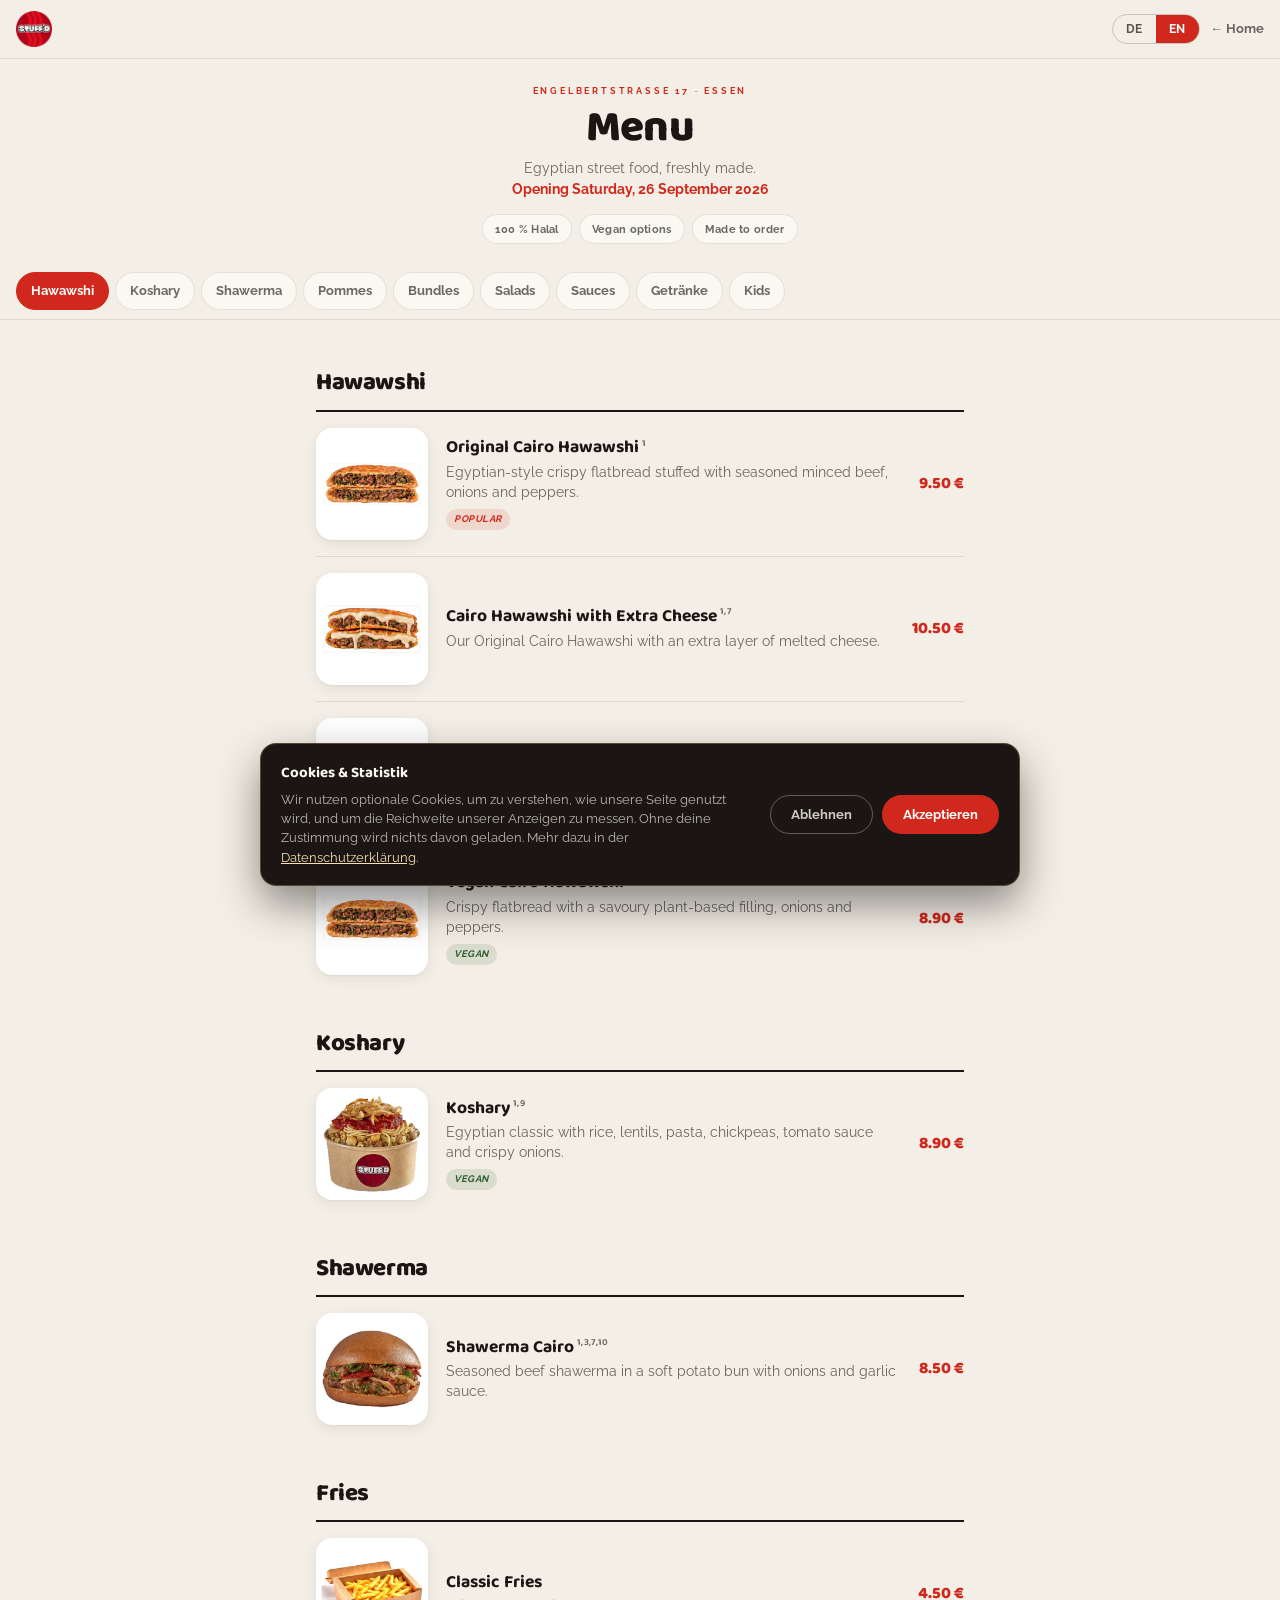
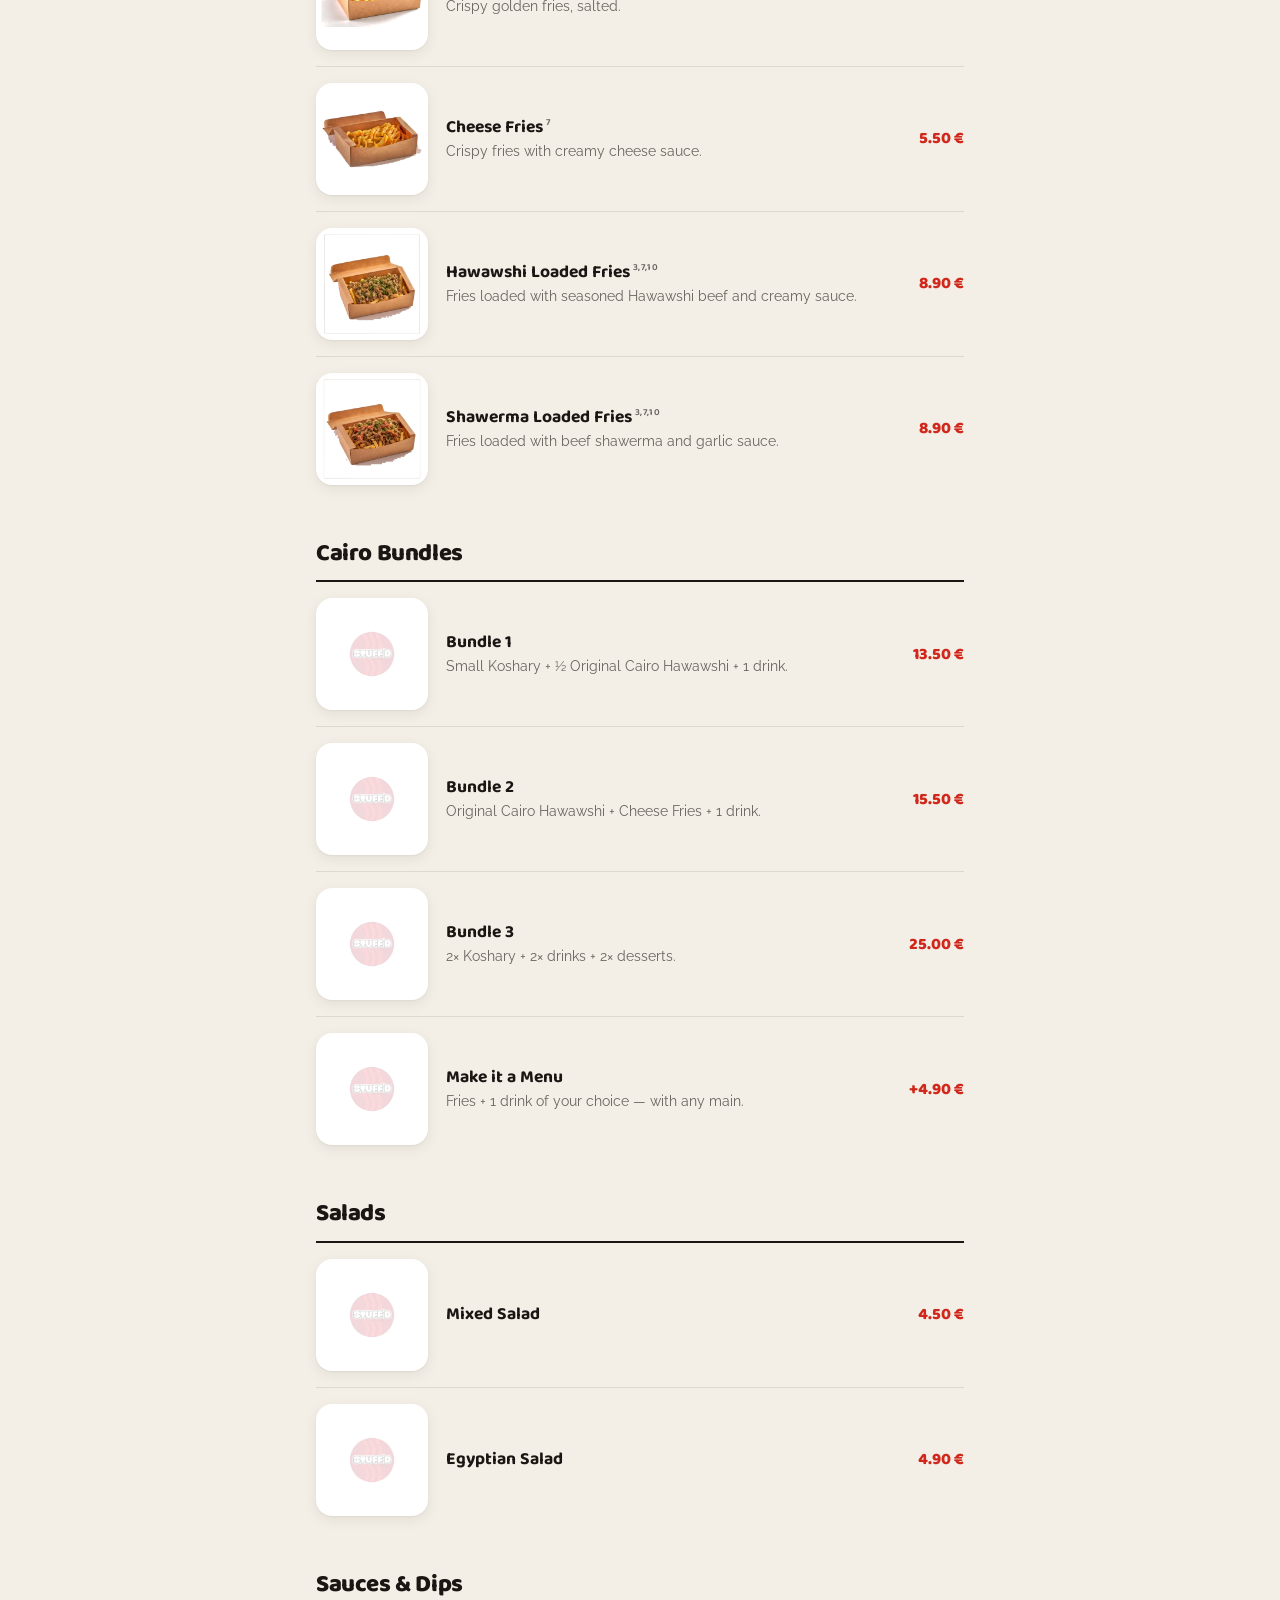
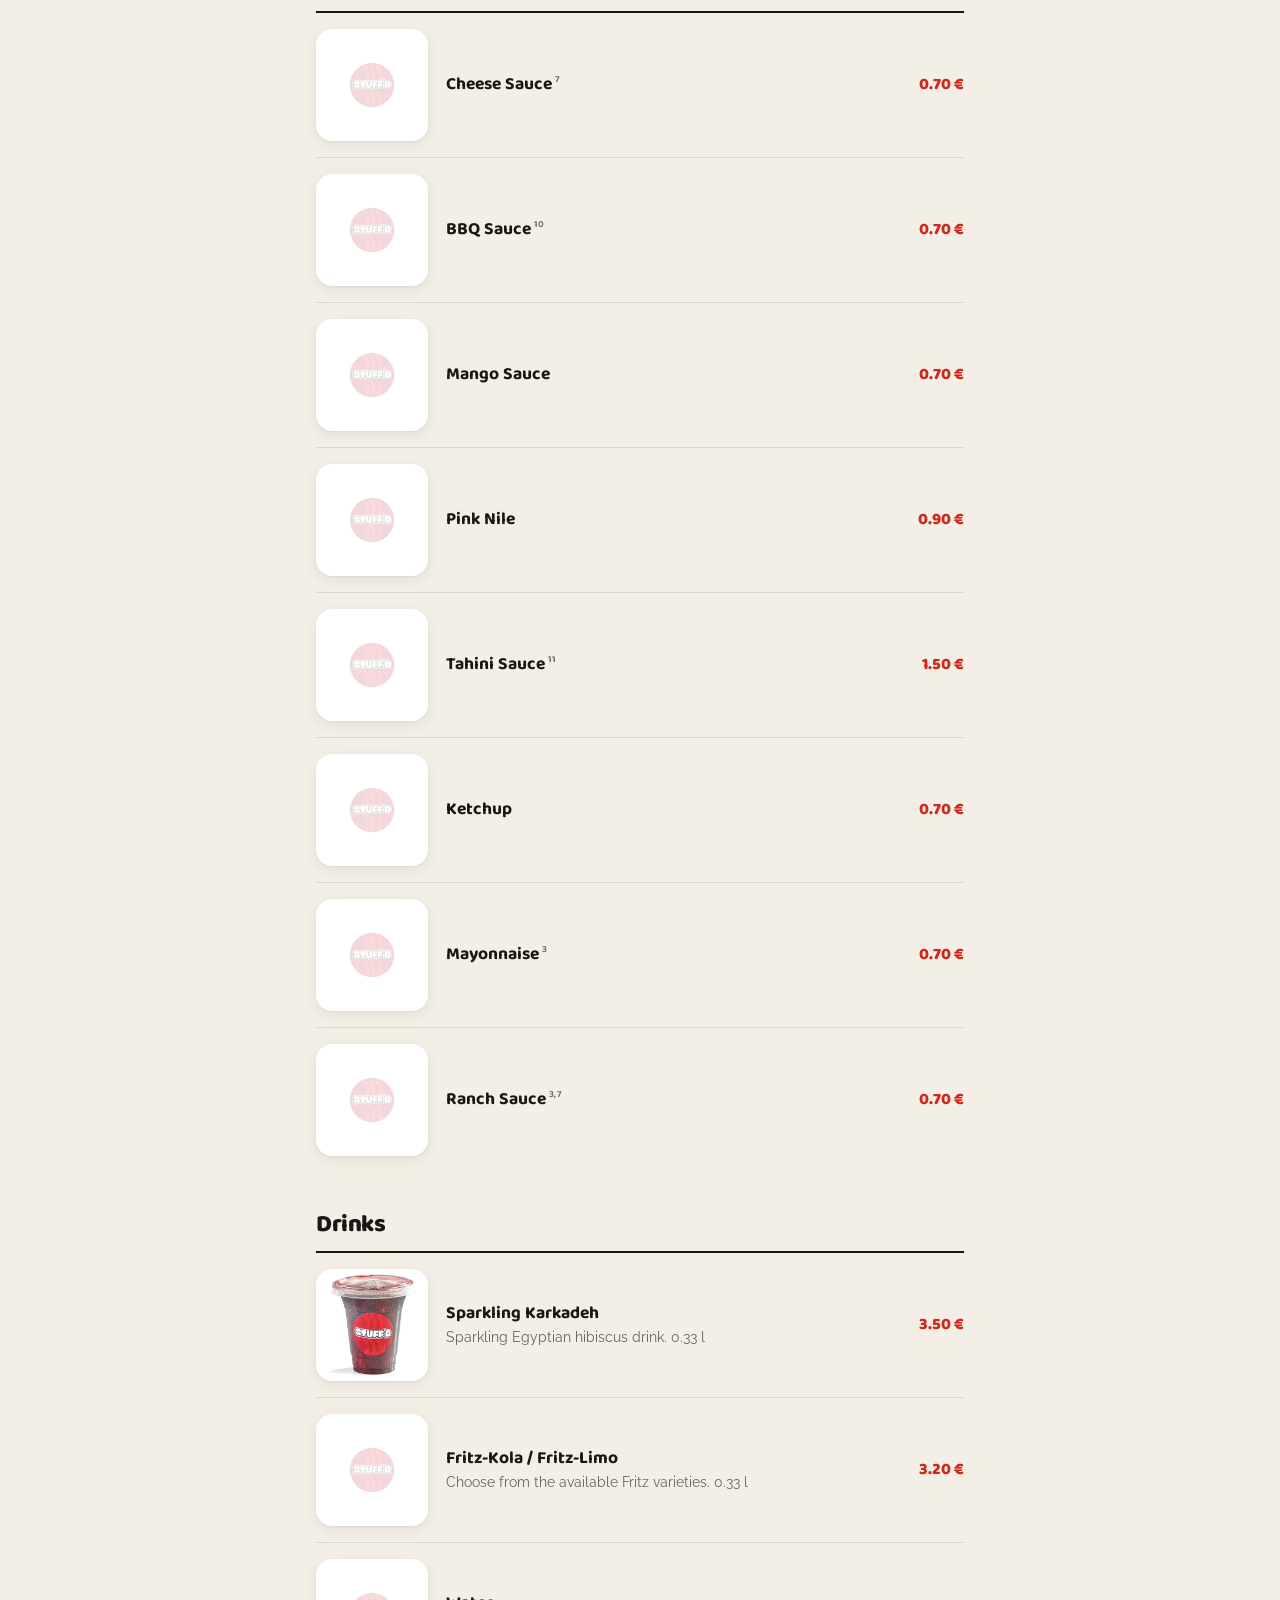
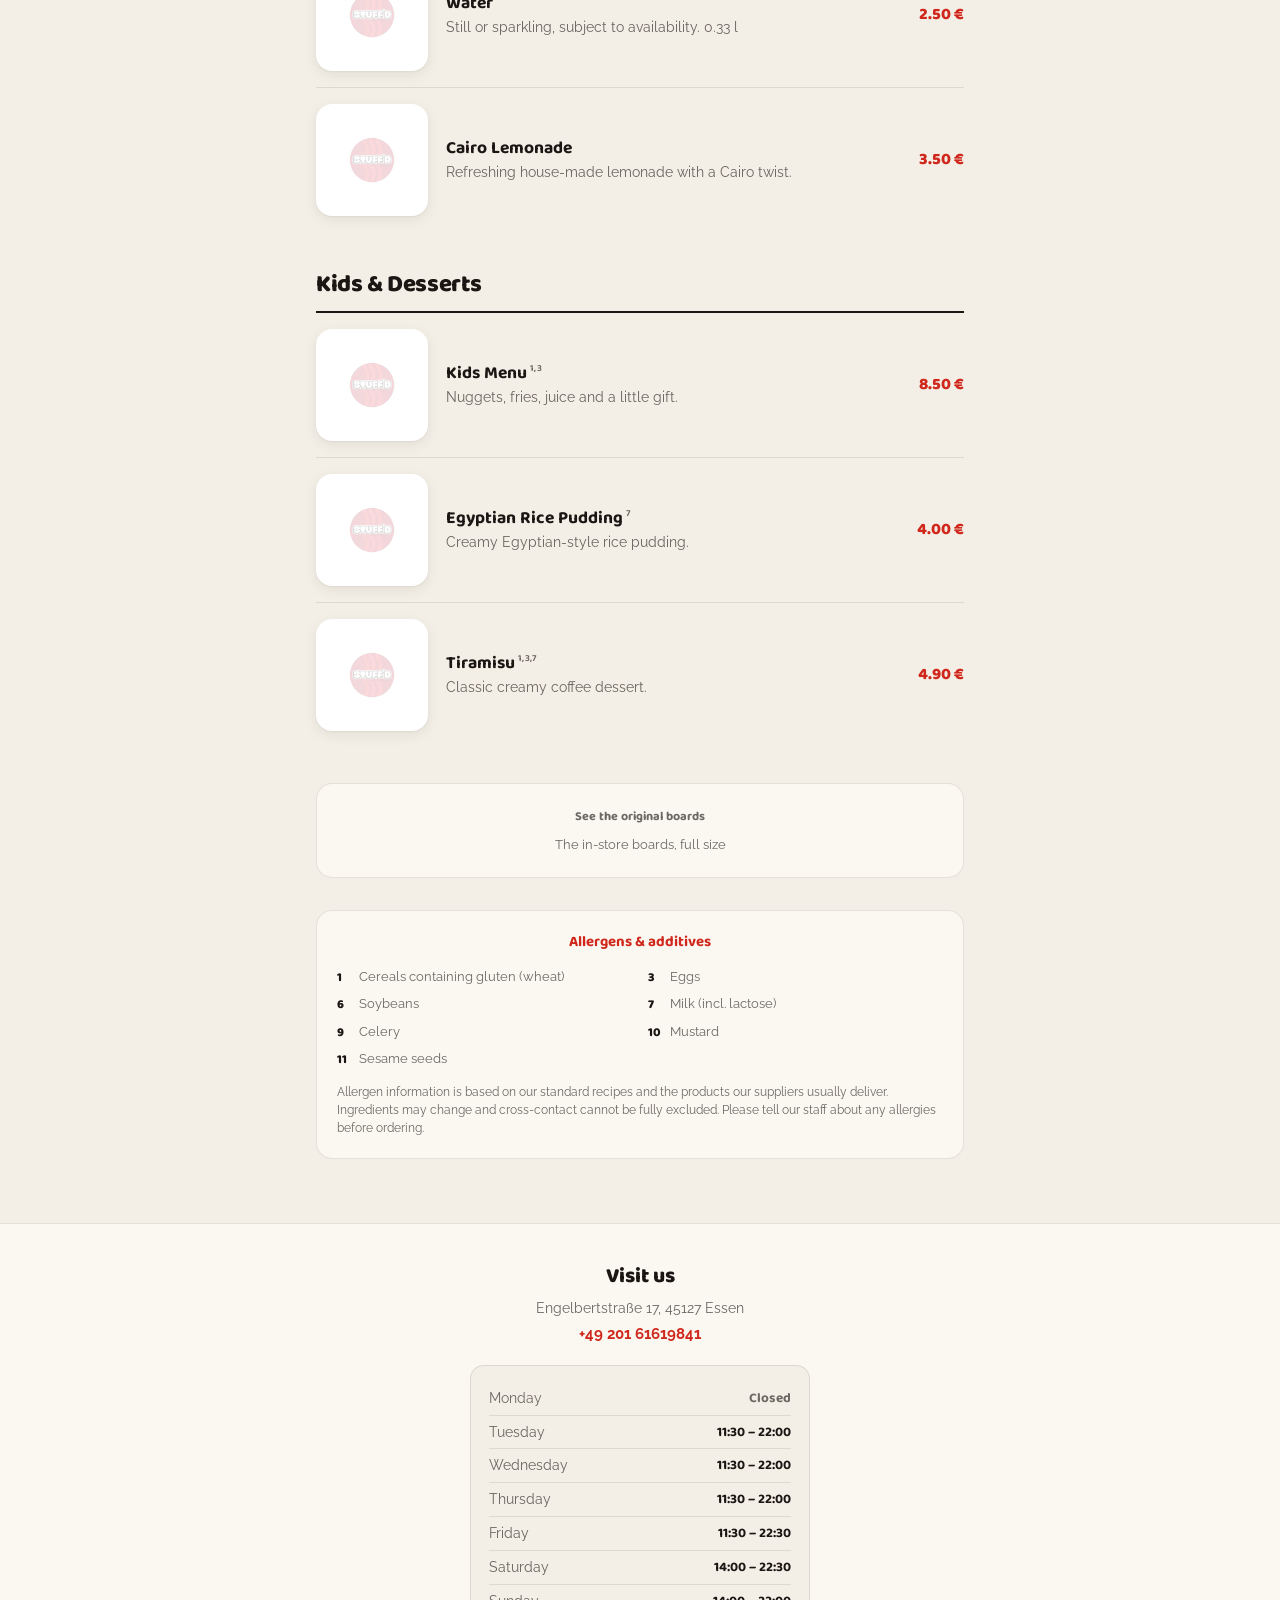
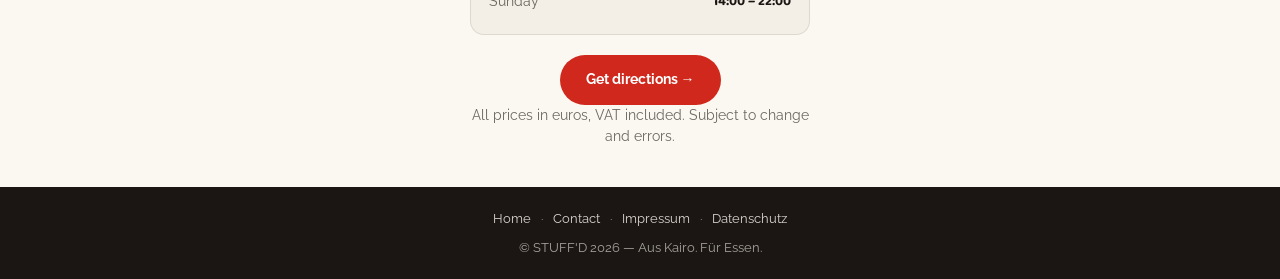
<file: menu.html>
<!DOCTYPE html>
<html lang="de">
<head>
<meta charset="UTF-8">
<meta name="color-scheme" content="light only">
<meta name="viewport" content="width=device-width,initial-scale=1.0">
<title>Speisekarte &amp; Preise — Ägyptisches Restaurant Essen | STUFF'D</title>
<meta name="description" content="Speisekarte von STUFF'D Essen: Original Cairo Hawawshi 9,50 €, Koshary 8,90 €, Shawerma 8,50 €, Salate 4,50 €, Saucen ab 0,70 €. 100 % Halal, vegane Optionen. Engelbertstraße 17.">
<link rel="canonical" href="https://getstuffd.de/menu.html">
<meta name="robots" content="index,follow,max-image-preview:large">
<meta name="theme-color" content="#F4EFE6">
<link rel="icon" href="favicon.ico" sizes="48x48 96x96 144x144 192x192">
<link rel="icon" href="icon-192.png" type="image/png" sizes="192x192">
<link rel="icon" href="icon-512.png" type="image/png" sizes="512x512">
<link rel="apple-touch-icon" href="apple-touch-icon.png">
<meta property="og:type" content="website">
<meta property="og:url" content="https://getstuffd.de/menu.html">
<meta property="og:title" content="Speisekarte — STUFF'D Essen">
<meta property="og:description" content="Hawawshi, Koshary, Shawerma und Loaded Fries. 100 % Halal. Engelbertstraße 17, Essen.">
<meta property="og:image" content="https://getstuffd.de/og-image.jpg">
<meta name="twitter:card" content="summary_large_image">
<link rel="stylesheet" href="fonts.css">
<script type="application/ld+json">{
  "@context": "https://schema.org",
  "@type": "Menu",
  "name": "STUFF'D Speisekarte",
  "url": "https://getstuffd.de/menu.html",
  "inLanguage": "de",
  "hasMenuSection": [
    {
      "@type": "MenuSection",
      "name": "Hawawshi",
      "hasMenuItem": [
        {
          "@type": "MenuItem",
          "name": "Original Cairo Hawawshi",
          "description": "Ägyptisches knuspriges Fladenbrot, gefüllt mit gewürztem Rinderhackfleisch, Zwiebeln und Paprika.",
          "offers": {
            "@type": "Offer",
            "price": "9.50",
            "priceCurrency": "EUR"
          }
        },
        {
          "@type": "MenuItem",
          "name": "Cairo Hawawshi mit extra Käse",
          "offers": {
            "@type": "Offer",
            "price": "10.50",
            "priceCurrency": "EUR"
          }
        },
        {
          "@type": "MenuItem",
          "name": "Chicken Hawawshi",
          "offers": {
            "@type": "Offer",
            "price": "7.90",
            "priceCurrency": "EUR"
          }
        },
        {
          "@type": "MenuItem",
          "name": "Vegan Cairo Hawawshi",
          "suitableForDiet": "https://schema.org/VeganDiet",
          "offers": {
            "@type": "Offer",
            "price": "8.90",
            "priceCurrency": "EUR"
          }
        },
        {
          "@type": "MenuItem",
          "name": "Shawerma Cairo",
          "description": "Gewürztes Rindfleisch-Shawerma im weichen Kartoffelbrötchen mit Zwiebeln und Knoblauchsoße.",
          "offers": {
            "@type": "Offer",
            "price": "8.50",
            "priceCurrency": "EUR"
          }
        }
      ]
    },
    {
      "@type": "MenuSection",
      "name": "Koshary",
      "hasMenuItem": [
        {
          "@type": "MenuItem",
          "name": "Koshary",
          "description": "Ägyptischer Klassiker mit Reis, Linsen, Nudeln, Kichererbsen, Tomatensoße und knusprigen Zwiebeln.",
          "suitableForDiet": "https://schema.org/VeganDiet",
          "offers": {
            "@type": "Offer",
            "price": "8.90",
            "priceCurrency": "EUR"
          }
        }
      ]
    },
    {
      "@type": "MenuSection",
      "name": "Pommes",
      "hasMenuItem": [
        {
          "@type": "MenuItem",
          "name": "Classic Fries",
          "offers": {
            "@type": "Offer",
            "price": "4.50",
            "priceCurrency": "EUR"
          }
        },
        {
          "@type": "MenuItem",
          "name": "Cheese Fries",
          "offers": {
            "@type": "Offer",
            "price": "5.50",
            "priceCurrency": "EUR"
          }
        },
        {
          "@type": "MenuItem",
          "name": "Hawawshi Loaded Fries",
          "offers": {
            "@type": "Offer",
            "price": "8.90",
            "priceCurrency": "EUR"
          }
        },
        {
          "@type": "MenuItem",
          "name": "Shawerma Loaded Fries",
          "offers": {
            "@type": "Offer",
            "price": "8.90",
            "priceCurrency": "EUR"
          }
        }
      ]
    },
    {
      "@type": "MenuSection",
      "name": "Salate",
      "hasMenuItem": [
        {
          "@type": "MenuItem",
          "name": "Gemischter Salat",
          "offers": {
            "@type": "Offer",
            "price": "4.50",
            "priceCurrency": "EUR"
          }
        },
        {
          "@type": "MenuItem",
          "name": "Ägyptischer Salat",
          "offers": {
            "@type": "Offer",
            "price": "4.90",
            "priceCurrency": "EUR"
          }
        }
      ]
    },
    {
      "@type": "MenuSection",
      "name": "Saucen & Dips",
      "hasMenuItem": [
        {
          "@type": "MenuItem",
          "name": "Käsesauce",
          "offers": {
            "@type": "Offer",
            "price": "0.70",
            "priceCurrency": "EUR"
          }
        },
        {
          "@type": "MenuItem",
          "name": "BBQ-Sauce",
          "offers": {
            "@type": "Offer",
            "price": "0.70",
            "priceCurrency": "EUR"
          }
        },
        {
          "@type": "MenuItem",
          "name": "Mangosauce",
          "offers": {
            "@type": "Offer",
            "price": "0.70",
            "priceCurrency": "EUR"
          }
        },
        {
          "@type": "MenuItem",
          "name": "Pink Nile",
          "offers": {
            "@type": "Offer",
            "price": "0.90",
            "priceCurrency": "EUR"
          }
        },
        {
          "@type": "MenuItem",
          "name": "Tahinisauce",
          "offers": {
            "@type": "Offer",
            "price": "1.50",
            "priceCurrency": "EUR"
          }
        },
        {
          "@type": "MenuItem",
          "name": "Ketchup",
          "offers": {
            "@type": "Offer",
            "price": "0.70",
            "priceCurrency": "EUR"
          }
        },
        {
          "@type": "MenuItem",
          "name": "Mayonnaise",
          "offers": {
            "@type": "Offer",
            "price": "0.70",
            "priceCurrency": "EUR"
          }
        },
        {
          "@type": "MenuItem",
          "name": "Ranch-Sauce",
          "offers": {
            "@type": "Offer",
            "price": "0.70",
            "priceCurrency": "EUR"
          }
        }
      ]
    },
    {
      "@type": "MenuSection",
      "name": "Getränke",
      "hasMenuItem": [
        {
          "@type": "MenuItem",
          "name": "Sparkling Karkadeh",
          "description": "Prickelndes ägyptisches Hibiskusgetränk, 0,33 l",
          "offers": {
            "@type": "Offer",
            "price": "3.50",
            "priceCurrency": "EUR"
          }
        },
        {
          "@type": "MenuItem",
          "name": "Fritz-Kola / Fritz-Limo",
          "offers": {
            "@type": "Offer",
            "price": "3.20",
            "priceCurrency": "EUR"
          }
        },
        {
          "@type": "MenuItem",
          "name": "Wasser",
          "offers": {
            "@type": "Offer",
            "price": "2.50",
            "priceCurrency": "EUR"
          }
        },
        {
          "@type": "MenuItem",
          "name": "Cairo Lemonade",
          "offers": {
            "@type": "Offer",
            "price": "3.50",
            "priceCurrency": "EUR"
          }
        }
      ]
    },
    {
      "@type": "MenuSection",
      "name": "Cairo Bundles",
      "hasMenuItem": [
        {
          "@type": "MenuItem",
          "name": "Bundle 1",
          "description": "Kleines Koshary + ½ Original Cairo Hawawshi + 1 Getränk",
          "offers": {
            "@type": "Offer",
            "price": "13.50",
            "priceCurrency": "EUR"
          }
        },
        {
          "@type": "MenuItem",
          "name": "Bundle 2",
          "description": "Original Cairo Hawawshi + Cheese Fries + 1 Getränk",
          "offers": {
            "@type": "Offer",
            "price": "15.50",
            "priceCurrency": "EUR"
          }
        },
        {
          "@type": "MenuItem",
          "name": "Bundle 3",
          "description": "2× Koshary + 2× Getränke + 2× Desserts",
          "offers": {
            "@type": "Offer",
            "price": "25.00",
            "priceCurrency": "EUR"
          }
        },
        {
          "@type": "MenuItem",
          "name": "Als Menü",
          "description": "Pommes + 1 Getränk nach Wahl — zu jedem Hauptgericht.",
          "offers": {
            "@type": "Offer",
            "price": "4.90",
            "priceCurrency": "EUR"
          }
        }
      ]
    },
    {
      "@type": "MenuSection",
      "name": "Kids & Desserts",
      "hasMenuItem": [
        {
          "@type": "MenuItem",
          "name": "Kids Menü",
          "description": "Nuggets, Pommes, Saft & Geschenk",
          "offers": {
            "@type": "Offer",
            "price": "8.50",
            "priceCurrency": "EUR"
          }
        },
        {
          "@type": "MenuItem",
          "name": "Ägyptischer Milchreis",
          "offers": {
            "@type": "Offer",
            "price": "4.00",
            "priceCurrency": "EUR"
          }
        },
        {
          "@type": "MenuItem",
          "name": "Tiramisu",
          "offers": {
            "@type": "Offer",
            "price": "4.90",
            "priceCurrency": "EUR"
          }
        }
      ]
    }
  ]
}</script>
<style>
*,*::before,*::after{margin:0;padding:0;box-sizing:border-box}
:root{
  color-scheme:only light;
  --cream:#F4EFE6; --bone:#FBF8F1; --ink:#1B1613; --red:#D0281C; --gold:#F7E0AE;
  --line:rgba(27,22,19,.1); --soft:rgba(27,22,19,.64);
  --ease:cubic-bezier(.22,1,.36,1);
}
html{scroll-behavior:smooth;background:var(--cream)}
body{background:var(--cream);color:var(--ink);font-family:'Raleway',sans-serif;
-webkit-font-smoothing:antialiased;line-height:1.55}
a{color:inherit}
a:focus-visible,button:focus-visible{outline:3px solid var(--red);outline-offset:3px;border-radius:8px}
.lang-off{display:none !important}
sup{font-size:9.5px;font-weight:600;color:var(--soft);margin-left:3px;letter-spacing:.3px}

.nav{position:sticky;top:0;z-index:40;background:rgba(244,239,230,.96);
backdrop-filter:blur(12px);border-bottom:1px solid var(--line);
display:flex;align-items:center;justify-content:space-between;gap:12px;padding:11px 16px}
.nav img{width:36px;height:36px;display:block}
.nav-r{display:flex;align-items:center;gap:10px}
.back{font-size:13px;font-weight:700;text-decoration:none;color:var(--soft)}
.lang{display:flex;border:1px solid rgba(27,22,19,.2);border-radius:100px;overflow:hidden}
.lang button{background:transparent;border:0;color:rgba(27,22,19,.72);cursor:pointer;
font-family:'Raleway',sans-serif;font-size:11.5px;font-weight:800;letter-spacing:.6px;
padding:7px 13px;transition:all .2s var(--ease)}
.lang button.on{background:var(--red);color:#fff}

.head{text-align:center;padding:26px 18px 18px}
.head .kick{font-size:9px;font-weight:800;letter-spacing:2.8px;text-transform:uppercase;color:var(--red)}
.head h1{font-family:'Baloo 2',sans-serif;font-weight:800;font-size:clamp(30px,8vw,44px);
line-height:1;letter-spacing:-.8px;margin:7px 0 8px;color:var(--ink)}
.head p{font-size:13.5px;color:var(--soft);max-width:40ch;margin:0 auto}
.head p b{color:var(--red)}
.chips{display:flex;gap:7px;justify-content:center;flex-wrap:wrap;margin-top:14px}
.chip{font-size:10.5px;font-weight:800;letter-spacing:.3px;padding:6px 12px;border-radius:100px;
background:var(--bone);border:1px solid var(--line);color:var(--soft)}

.tabs{position:sticky;top:59px;z-index:35;background:rgba(244,239,230,.97);
backdrop-filter:blur(12px);border-bottom:1px solid var(--line);
display:flex;gap:6px;padding:10px 16px;overflow-x:auto;scrollbar-width:none}
.tabs::-webkit-scrollbar{display:none}
.tabs a{white-space:nowrap;font-size:12.5px;font-weight:800;text-decoration:none;
padding:8px 14px;border-radius:100px;border:1px solid var(--line);color:var(--soft);
background:var(--bone);transition:all .2s var(--ease)}
.tabs a:hover,.tabs a.on{background:var(--red);border-color:var(--red);color:#fff}

main{max-width:680px;margin:0 auto;padding:10px 16px 30px}
.sec{margin-top:34px;scroll-margin-top:118px}
.sec-h{display:flex;align-items:baseline;gap:10px;border-bottom:2px solid var(--ink);
padding-bottom:8px}
.sec-h h2{font-family:'Baloo 2',sans-serif;font-weight:800;font-size:24px;letter-spacing:-.4px}
.sec-n{font-size:12px;color:var(--soft);margin-top:8px;letter-spacing:.3px}

.rows{list-style:none}
.row{display:grid;grid-template-columns:92px 1fr auto;gap:14px;align-items:center;
padding:16px 0;border-bottom:1px solid var(--line)}
.row:last-child{border-bottom:none}
.thumb{width:92px;height:92px;object-fit:cover;object-position:center;display:block;
background:#fff;border-radius:14px;border:0;
box-shadow:0 1px 2px rgba(27,22,19,.05), 0 4px 14px rgba(27,22,19,.07)}
.thumb-x{box-shadow:none;border:1px dashed rgba(27,22,19,.16);background:var(--bone) center/26px no-repeat
url("data:image/svg+xml;utf8,<svg xmlns='http://www.w3.org/2000/svg' viewBox='0 0 24 24' fill='none' stroke='rgba(27,22,19,.22)' stroke-width='1.6'><circle cx='12' cy='12' r='9'/><path d='M8 14c1.2-1.6 2.6-2.4 4-2.4S14.8 12.4 16 14'/></svg>")}
.rtxt h3{font-family:'Baloo 2',sans-serif;font-weight:700;font-size:16.5px;line-height:1.22}
.rtxt p{font-size:13px;color:var(--soft);margin-top:3px;line-height:1.5}
.tags{display:flex;gap:5px;margin-top:7px;flex-wrap:wrap}
.tag{font-size:9.5px;font-weight:800;letter-spacing:.5px;text-transform:uppercase;
padding:3px 8px;border-radius:100px;background:rgba(27,22,19,.06);color:var(--soft)}
.tag.t-vegan{background:rgba(58,110,60,.14);color:#2F5E31}
.tag.t-spicy{background:rgba(196,84,20,.14);color:#A8490D}
.tag.t-popular{background:rgba(208,40,28,.12);color:var(--red)}
.rprice{font-family:'Baloo 2',sans-serif;font-weight:800;font-size:16.5px;
color:var(--red);white-space:nowrap;text-align:right}

.boards-cta{display:block;margin:36px 0 0;text-align:center;background:var(--bone);
border:1px solid var(--line);border-radius:16px;padding:20px;text-decoration:none}
.boards-cta b{display:block;font-family:'Baloo 2',sans-serif;font-weight:700;font-size:16px;margin-bottom:3px}
.boards-cta span{font-size:12.5px;color:var(--soft)}

.allerg{margin-top:32px;background:var(--bone);border:1px solid var(--line);
border-radius:16px;padding:20px}
.allerg h2{font-family:'Baloo 2',sans-serif;font-weight:700;font-size:15px;
color:var(--red);margin-bottom:13px;text-align:center}
.al-grid{display:grid;grid-template-columns:1fr;gap:6px 16px}
.al{font-size:12.5px;color:var(--soft)}
.al b{display:inline-block;min-width:22px;font-family:'Baloo 2',sans-serif;font-weight:800;color:var(--ink)}
.allerg p{font-size:11.5px;color:var(--soft);margin-top:14px;line-height:1.55}
@media(min-width:520px){.al-grid{grid-template-columns:1fr 1fr}}

.visit{background:var(--bone);border-top:1px solid var(--line);padding:36px 18px;text-align:center;margin-top:34px}
.visit h2{font-family:'Baloo 2',sans-serif;font-weight:800;font-size:21px;margin-bottom:6px}
.visit p{font-size:13.5px;color:var(--soft);margin:0 auto 4px;max-width:40ch}
.visit .tel{color:var(--red);font-weight:800;text-decoration:none;font-size:15px}
.hours{max-width:340px;margin:18px auto 0;text-align:left;
background:var(--cream);border:1px solid var(--line);border-radius:14px;padding:16px 18px}
.hrow{display:flex;justify-content:space-between;gap:12px;padding:6px 0;
border-bottom:1px solid var(--line);font-size:13.5px}
.hrow:last-child{border-bottom:none}
.hrow dt{color:var(--soft)}
.hrow dd{font-family:'Baloo 2',sans-serif;font-weight:700}
.hrow.closed dt,.hrow.closed dd{color:rgba(27,22,19,.62)}
.cta{display:inline-block;margin-top:20px;background:var(--red);color:#fff;font-weight:800;
font-size:14px;padding:14px 26px;border-radius:100px;text-decoration:none;
transition:transform .25s var(--ease)}
.cta:hover{transform:translateY(-2px)}
.disc{font-size:11px;color:var(--soft);margin-top:20px;max-width:50ch;
margin-left:auto;margin-right:auto;line-height:1.55}

footer{background:var(--ink);color:rgba(251,248,241,.62);padding:22px;text-align:center;font-size:12.5px}
footer a{color:rgba(251,248,241,.85);text-decoration:none;margin:0 7px}

.lb{position:fixed;inset:0;z-index:90;display:none;background:rgba(20,13,10,.97)}
.lb.is-open{display:block}
.lb-scroll{position:absolute;inset:0;overflow:auto;-webkit-overflow-scrolling:touch;
display:flex;align-items:center;justify-content:center;padding:12px}
.lb-scroll img{max-width:none;width:min(1600px,240vw);height:auto;border-radius:6px}
.lb-close{position:absolute;top:12px;right:12px;z-index:2;width:42px;height:42px;border-radius:50%;
border:1px solid rgba(251,248,241,.3);background:rgba(27,22,19,.85);color:#FBF8F1;
cursor:pointer;font-size:21px;line-height:1;display:grid;place-items:center}
.lb-nav{position:absolute;left:0;right:0;bottom:14px;z-index:2;display:flex;
align-items:center;justify-content:center;gap:12px}
.lb-nav button{background:rgba(27,22,19,.85);border:1px solid rgba(251,248,241,.3);
color:#FBF8F1;border-radius:100px;padding:9px 16px;font-size:12px;font-weight:800;
font-family:'Raleway',sans-serif;cursor:pointer}
.lb-nav span{color:rgba(251,248,241,.7);font-size:11.5px;letter-spacing:1.2px;text-transform:uppercase}

@media (prefers-color-scheme: dark){
  html, body{background:#F4EFE6 !important;color:#1B1613 !important}
}
@media(min-width:560px){
  .row{grid-template-columns:112px 1fr auto;gap:18px}
  .thumb{width:112px;height:112px;border-radius:16px}
  .rtxt h3{font-size:17.5px}
  .rtxt p{font-size:13.5px}
}
@media(prefers-reduced-motion:reduce){*{transition:none!important}}
</style>
</head>
<body>

<nav class="nav">
  <a href="index.html" aria-label="STUFF'D"><img src="[data-uri]" alt="STUFF'D" width="36" height="36"></a>
  <div class="nav-r">
    <div class="lang" role="group" aria-label="Sprache / Language">
      <button type="button" data-set="de" class="on">DE</button>
      <button type="button" data-set="en">EN</button>
    </div>
    <a href="index.html" class="back"><span data-lang="de">← Start</span><span data-lang="en" class="lang-off">← Home</span></a>
  </div>
</nav>

<header class="head">
  <div class="kick">Engelbertstraße 17 · Essen</div>
  <h1><span data-lang="de">Speisekarte</span><span data-lang="en" class="lang-off">Menu</span></h1>
  <p><span data-lang="de">Ägyptisches Street Food, frisch zubereitet.<br><b>Eröffnung Samstag, 26. September 2026</b></span><span data-lang="en" class="lang-off">Egyptian street food, freshly made.<br><b>Opening Saturday, 26 September 2026</b></span></p>
  <div class="chips">
    <span class="chip">100 % Halal</span>
    <span class="chip"><span data-lang="de">Vegane Optionen</span><span data-lang="en" class="lang-off">Vegan options</span></span>
    <span class="chip"><span data-lang="de">Frisch zubereitet</span><span data-lang="en" class="lang-off">Made to order</span></span>
  </div>
</header>

<nav class="tabs" id="tabs" aria-label="Kategorien"><a href="#hawawshi"><span data-lang="de">Hawawshi</span><span data-lang="en" class="lang-off">Hawawshi</span></a><a href="#koshary"><span data-lang="de">Koshary</span><span data-lang="en" class="lang-off">Koshary</span></a><a href="#shawerma"><span data-lang="de">Shawerma</span><span data-lang="en" class="lang-off">Shawerma</span></a><a href="#fries"><span data-lang="de">Pommes</span><span data-lang="en" class="lang-off">Pommes</span></a><a href="#bundles"><span data-lang="de">Bundles</span><span data-lang="en" class="lang-off">Bundles</span></a><a href="#salate"><span data-lang="de">Salate</span><span data-lang="en" class="lang-off">Salads</span></a><a href="#saucen"><span data-lang="de">Saucen</span><span data-lang="en" class="lang-off">Sauces</span></a><a href="#drinks"><span data-lang="de">Getränke</span><span data-lang="en" class="lang-off">Getränke</span></a><a href="#kids"><span data-lang="de">Kids</span><span data-lang="en" class="lang-off">Kids</span></a></nav>

<main>

  <section class="sec" id="hawawshi">
    <div class="sec-h">
      <h2><span data-lang="de">Hawawshi</span><span data-lang="en" class="lang-off">Hawawshi</span></h2>
    </div>
    
    <ul class="rows">
      <li class="row">
        <img class="thumb" src="item-hawawshi-original.webp" alt="" loading="lazy" decoding="async">
        <div class="rtxt">
          <h3><span data-lang="de">Original Cairo Hawawshi</span><span data-lang="en" class="lang-off">Original Cairo Hawawshi</span><sup>1</sup></h3>
          <p><span data-lang="de">Ägyptisches knuspriges Fladenbrot, gefüllt mit gewürztem Rinderhackfleisch, Zwiebeln und Paprika.</span><span data-lang="en" class="lang-off">Egyptian-style crispy flatbread stuffed with seasoned minced beef, onions and peppers.</span></p>
          <div class="tags"><span class="tag t-popular"><i data-lang="de">beliebt</i><i data-lang="en" class="lang-off">popular</i></span></div>
        </div>
        <div class="rprice"><span data-lang="de">9,50&nbsp;€</span><span data-lang="en" class="lang-off">9.50&nbsp;€</span></div>
      </li>
      <li class="row">
        <img class="thumb" src="item-hawawshi-cheese.webp" alt="" loading="lazy" decoding="async">
        <div class="rtxt">
          <h3><span data-lang="de">Cairo Hawawshi mit extra Käse</span><span data-lang="en" class="lang-off">Cairo Hawawshi with Extra Cheese</span><sup>1,7</sup></h3>
          <p><span data-lang="de">Unser Original Cairo Hawawshi mit einer extra Schicht geschmolzenem Käse.</span><span data-lang="en" class="lang-off">Our Original Cairo Hawawshi with an extra layer of melted cheese.</span></p>
          
        </div>
        <div class="rprice"><span data-lang="de">10,50&nbsp;€</span><span data-lang="en" class="lang-off">10.50&nbsp;€</span></div>
      </li>
      <li class="row">
        <img class="thumb" src="item-hawawshi-chicken.webp" alt="" loading="lazy" decoding="async">
        <div class="rtxt">
          <h3><span data-lang="de">Chicken Hawawshi</span><span data-lang="en" class="lang-off">Chicken Hawawshi</span><sup>1</sup></h3>
          <p><span data-lang="de">Knuspriges Fladenbrot, gefüllt mit gewürztem Hähnchenfleisch, Zwiebeln und Paprika.</span><span data-lang="en" class="lang-off">Crispy flatbread filled with seasoned chicken, onions and peppers.</span></p>
          
        </div>
        <div class="rprice"><span data-lang="de">7,90&nbsp;€</span><span data-lang="en" class="lang-off">7.90&nbsp;€</span></div>
      </li>
      <li class="row">
        <img class="thumb" src="item-hawawshi-vegan.webp" alt="" loading="lazy" decoding="async">
        <div class="rtxt">
          <h3><span data-lang="de">Vegan Cairo Hawawshi</span><span data-lang="en" class="lang-off">Vegan Cairo Hawawshi</span><sup>1,6</sup></h3>
          <p><span data-lang="de">Knuspriges Fladenbrot mit herzhafter pflanzlicher Füllung, Zwiebeln und Paprika.</span><span data-lang="en" class="lang-off">Crispy flatbread with a savoury plant-based filling, onions and peppers.</span></p>
          <div class="tags"><span class="tag t-vegan"><i data-lang="de">vegan</i><i data-lang="en" class="lang-off">vegan</i></span></div>
        </div>
        <div class="rprice"><span data-lang="de">8,90&nbsp;€</span><span data-lang="en" class="lang-off">8.90&nbsp;€</span></div>
      </li>
    </ul>
  </section>
  <section class="sec" id="koshary">
    <div class="sec-h">
      <h2><span data-lang="de">Koshary</span><span data-lang="en" class="lang-off">Koshary</span></h2>
    </div>
    
    <ul class="rows">
      <li class="row">
        <img class="thumb" src="item-koshary.webp" alt="" loading="lazy" decoding="async">
        <div class="rtxt">
          <h3><span data-lang="de">Koshary</span><span data-lang="en" class="lang-off">Koshary</span><sup>1,9</sup></h3>
          <p><span data-lang="de">Ägyptischer Klassiker mit Reis, Linsen, Nudeln, Kichererbsen, Tomatensoße und knusprigen Zwiebeln.</span><span data-lang="en" class="lang-off">Egyptian classic with rice, lentils, pasta, chickpeas, tomato sauce and crispy onions.</span></p>
          <div class="tags"><span class="tag t-vegan"><i data-lang="de">vegan</i><i data-lang="en" class="lang-off">vegan</i></span></div>
        </div>
        <div class="rprice"><span data-lang="de">8,90&nbsp;€</span><span data-lang="en" class="lang-off">8.90&nbsp;€</span></div>
      </li>
    </ul>
  </section>
  <section class="sec" id="shawerma">
    <div class="sec-h">
      <h2><span data-lang="de">Shawerma</span><span data-lang="en" class="lang-off">Shawerma</span></h2>
    </div>
    
    <ul class="rows">
      <li class="row">
        <img class="thumb" src="item-shawerma.webp" alt="" loading="lazy" decoding="async">
        <div class="rtxt">
          <h3><span data-lang="de">Shawerma Cairo</span><span data-lang="en" class="lang-off">Shawerma Cairo</span><sup>1,3,7,10</sup></h3>
          <p><span data-lang="de">Gewürztes Rindfleisch-Shawerma im weichen Kartoffelbrötchen mit Zwiebeln und Knoblauchsoße.</span><span data-lang="en" class="lang-off">Seasoned beef shawerma in a soft potato bun with onions and garlic sauce.</span></p>
          
        </div>
        <div class="rprice"><span data-lang="de">8,50&nbsp;€</span><span data-lang="en" class="lang-off">8.50&nbsp;€</span></div>
      </li>
    </ul>
  </section>
  <section class="sec" id="fries">
    <div class="sec-h">
      <h2><span data-lang="de">Pommes</span><span data-lang="en" class="lang-off">Fries</span></h2>
    </div>
    
    <ul class="rows">
      <li class="row">
        <img class="thumb" src="item-fries-classic.webp" alt="" loading="lazy" decoding="async">
        <div class="rtxt">
          <h3><span data-lang="de">Classic Fries</span><span data-lang="en" class="lang-off">Classic Fries</span></h3>
          <p><span data-lang="de">Knusprige goldene Pommes, gesalzen.</span><span data-lang="en" class="lang-off">Crispy golden fries, salted.</span></p>
          
        </div>
        <div class="rprice"><span data-lang="de">4,50&nbsp;€</span><span data-lang="en" class="lang-off">4.50&nbsp;€</span></div>
      </li>
      <li class="row">
        <img class="thumb" src="item-fries-cheese.webp" alt="" loading="lazy" decoding="async">
        <div class="rtxt">
          <h3><span data-lang="de">Cheese Fries</span><span data-lang="en" class="lang-off">Cheese Fries</span><sup>7</sup></h3>
          <p><span data-lang="de">Knusprige Pommes mit cremiger Käsesoße.</span><span data-lang="en" class="lang-off">Crispy fries with creamy cheese sauce.</span></p>
          
        </div>
        <div class="rprice"><span data-lang="de">5,50&nbsp;€</span><span data-lang="en" class="lang-off">5.50&nbsp;€</span></div>
      </li>
      <li class="row">
        <img class="thumb" src="item-fries-hawawshi.webp" alt="" loading="lazy" decoding="async">
        <div class="rtxt">
          <h3><span data-lang="de">Hawawshi Loaded Fries</span><span data-lang="en" class="lang-off">Hawawshi Loaded Fries</span><sup>3,7,10</sup></h3>
          <p><span data-lang="de">Pommes mit gewürztem Hawawshi-Rindfleisch und cremiger Soße.</span><span data-lang="en" class="lang-off">Fries loaded with seasoned Hawawshi beef and creamy sauce.</span></p>
          
        </div>
        <div class="rprice"><span data-lang="de">8,90&nbsp;€</span><span data-lang="en" class="lang-off">8.90&nbsp;€</span></div>
      </li>
      <li class="row">
        <img class="thumb" src="item-fries-shawerma.webp" alt="" loading="lazy" decoding="async">
        <div class="rtxt">
          <h3><span data-lang="de">Shawerma Loaded Fries</span><span data-lang="en" class="lang-off">Shawerma Loaded Fries</span><sup>3,7,10</sup></h3>
          <p><span data-lang="de">Pommes mit Rindfleisch-Shawerma und Knoblauchsoße.</span><span data-lang="en" class="lang-off">Fries loaded with beef shawerma and garlic sauce.</span></p>
          
        </div>
        <div class="rprice"><span data-lang="de">8,90&nbsp;€</span><span data-lang="en" class="lang-off">8.90&nbsp;€</span></div>
      </li>
    </ul>
  </section>
  <section class="sec" id="bundles">
    <div class="sec-h">
      <h2><span data-lang="de">Cairo Bundles</span><span data-lang="en" class="lang-off">Cairo Bundles</span></h2>
    </div>
    
    <ul class="rows">
      <li class="row">
        <img class="thumb" src="item-placeholder.webp" alt="" loading="lazy" decoding="async">
        <div class="rtxt">
          <h3><span data-lang="de">Bundle 1</span><span data-lang="en" class="lang-off">Bundle 1</span></h3>
          <p><span data-lang="de">Kleines Koshary + ½ Original Cairo Hawawshi + 1 Getränk.</span><span data-lang="en" class="lang-off">Small Koshary + ½ Original Cairo Hawawshi + 1 drink.</span></p>
          
        </div>
        <div class="rprice"><span data-lang="de">13,50&nbsp;€</span><span data-lang="en" class="lang-off">13.50&nbsp;€</span></div>
      </li>
      <li class="row">
        <img class="thumb" src="item-placeholder.webp" alt="" loading="lazy" decoding="async">
        <div class="rtxt">
          <h3><span data-lang="de">Bundle 2</span><span data-lang="en" class="lang-off">Bundle 2</span></h3>
          <p><span data-lang="de">Original Cairo Hawawshi + Cheese Fries + 1 Getränk.</span><span data-lang="en" class="lang-off">Original Cairo Hawawshi + Cheese Fries + 1 drink.</span></p>
          
        </div>
        <div class="rprice"><span data-lang="de">15,50&nbsp;€</span><span data-lang="en" class="lang-off">15.50&nbsp;€</span></div>
      </li>
      <li class="row">
        <img class="thumb" src="item-placeholder.webp" alt="" loading="lazy" decoding="async">
        <div class="rtxt">
          <h3><span data-lang="de">Bundle 3</span><span data-lang="en" class="lang-off">Bundle 3</span></h3>
          <p><span data-lang="de">2× Koshary + 2× Getränke + 2× Desserts.</span><span data-lang="en" class="lang-off">2× Koshary + 2× drinks + 2× desserts.</span></p>
          
        </div>
        <div class="rprice"><span data-lang="de">25,00&nbsp;€</span><span data-lang="en" class="lang-off">25.00&nbsp;€</span></div>
      </li>
      <li class="row">
        <img class="thumb" src="item-placeholder.webp" alt="" loading="lazy" decoding="async">
        <div class="rtxt">
          <h3><span data-lang="de">Als Menü</span><span data-lang="en" class="lang-off">Make it a Menu</span></h3>
          <p><span data-lang="de">Pommes + 1 Getränk nach Wahl — zu jedem Hauptgericht.</span><span data-lang="en" class="lang-off">Fries + 1 drink of your choice — with any main.</span></p>
          
        </div>
        <div class="rprice"><span data-lang="de">+4,90&nbsp;€</span><span data-lang="en" class="lang-off">+4.90&nbsp;€</span></div>
      </li>
    </ul>
  </section>
  <section class="sec" id="salate">
    <div class="sec-h">
      <h2><span data-lang="de">Salate</span><span data-lang="en" class="lang-off">Salads</span></h2>
    </div>
    <ul class="rows">
      <li class="row">
        <img class="thumb" src="item-placeholder.webp" alt="" loading="lazy" decoding="async">
        <div class="rtxt">
          <h3><span data-lang="de">Gemischter Salat</span><span data-lang="en" class="lang-off">Mixed Salad</span></h3>
          
        </div>
        <div class="rprice"><span data-lang="de">4,50&nbsp;€</span><span data-lang="en" class="lang-off">4.50&nbsp;€</span></div>
      </li>
      <li class="row">
        <img class="thumb" src="item-placeholder.webp" alt="" loading="lazy" decoding="async">
        <div class="rtxt">
          <h3><span data-lang="de">Ägyptischer Salat</span><span data-lang="en" class="lang-off">Egyptian Salad</span></h3>
          
        </div>
        <div class="rprice"><span data-lang="de">4,90&nbsp;€</span><span data-lang="en" class="lang-off">4.90&nbsp;€</span></div>
      </li>
    </ul>
  </section>
  <section class="sec" id="saucen">
    <div class="sec-h">
      <h2><span data-lang="de">Saucen &amp; Dips</span><span data-lang="en" class="lang-off">Sauces &amp; Dips</span></h2>
    </div>
    <ul class="rows">
      <li class="row">
        <img class="thumb" src="item-placeholder.webp" alt="" loading="lazy" decoding="async">
        <div class="rtxt">
          <h3><span data-lang="de">Käsesauce</span><span data-lang="en" class="lang-off">Cheese Sauce</span><sup>7</sup></h3>
          
        </div>
        <div class="rprice"><span data-lang="de">0,70&nbsp;€</span><span data-lang="en" class="lang-off">0.70&nbsp;€</span></div>
      </li>
      <li class="row">
        <img class="thumb" src="item-placeholder.webp" alt="" loading="lazy" decoding="async">
        <div class="rtxt">
          <h3><span data-lang="de">BBQ-Sauce</span><span data-lang="en" class="lang-off">BBQ Sauce</span><sup>10</sup></h3>
          
        </div>
        <div class="rprice"><span data-lang="de">0,70&nbsp;€</span><span data-lang="en" class="lang-off">0.70&nbsp;€</span></div>
      </li>
      <li class="row">
        <img class="thumb" src="item-placeholder.webp" alt="" loading="lazy" decoding="async">
        <div class="rtxt">
          <h3><span data-lang="de">Mangosauce</span><span data-lang="en" class="lang-off">Mango Sauce</span></h3>
          
        </div>
        <div class="rprice"><span data-lang="de">0,70&nbsp;€</span><span data-lang="en" class="lang-off">0.70&nbsp;€</span></div>
      </li>
      <li class="row">
        <img class="thumb" src="item-placeholder.webp" alt="" loading="lazy" decoding="async">
        <div class="rtxt">
          <h3><span data-lang="de">Pink Nile</span><span data-lang="en" class="lang-off">Pink Nile</span></h3>
          
        </div>
        <div class="rprice"><span data-lang="de">0,90&nbsp;€</span><span data-lang="en" class="lang-off">0.90&nbsp;€</span></div>
      </li>
      <li class="row">
        <img class="thumb" src="item-placeholder.webp" alt="" loading="lazy" decoding="async">
        <div class="rtxt">
          <h3><span data-lang="de">Tahinisauce</span><span data-lang="en" class="lang-off">Tahini Sauce</span><sup>11</sup></h3>
          
        </div>
        <div class="rprice"><span data-lang="de">1,50&nbsp;€</span><span data-lang="en" class="lang-off">1.50&nbsp;€</span></div>
      </li>
      <li class="row">
        <img class="thumb" src="item-placeholder.webp" alt="" loading="lazy" decoding="async">
        <div class="rtxt">
          <h3><span data-lang="de">Ketchup</span><span data-lang="en" class="lang-off">Ketchup</span></h3>
          
        </div>
        <div class="rprice"><span data-lang="de">0,70&nbsp;€</span><span data-lang="en" class="lang-off">0.70&nbsp;€</span></div>
      </li>
      <li class="row">
        <img class="thumb" src="item-placeholder.webp" alt="" loading="lazy" decoding="async">
        <div class="rtxt">
          <h3><span data-lang="de">Mayonnaise</span><span data-lang="en" class="lang-off">Mayonnaise</span><sup>3</sup></h3>
          
        </div>
        <div class="rprice"><span data-lang="de">0,70&nbsp;€</span><span data-lang="en" class="lang-off">0.70&nbsp;€</span></div>
      </li>
      <li class="row">
        <img class="thumb" src="item-placeholder.webp" alt="" loading="lazy" decoding="async">
        <div class="rtxt">
          <h3><span data-lang="de">Ranch-Sauce</span><span data-lang="en" class="lang-off">Ranch Sauce</span><sup>3,7</sup></h3>
          
        </div>
        <div class="rprice"><span data-lang="de">0,70&nbsp;€</span><span data-lang="en" class="lang-off">0.70&nbsp;€</span></div>
      </li>
    </ul>
  </section>
  <section class="sec" id="drinks">
    <div class="sec-h">
      <h2><span data-lang="de">Getränke</span><span data-lang="en" class="lang-off">Drinks</span></h2>
    </div>
    
    <ul class="rows">
      <li class="row">
        <img class="thumb" src="item-drinks.webp" alt="" loading="lazy" decoding="async">
        <div class="rtxt">
          <h3><span data-lang="de">Sparkling Karkadeh</span><span data-lang="en" class="lang-off">Sparkling Karkadeh</span></h3>
          <p><span data-lang="de">Prickelndes ägyptisches Hibiskusgetränk. 0,33 l</span><span data-lang="en" class="lang-off">Sparkling Egyptian hibiscus drink. 0.33 l</span></p>
          
        </div>
        <div class="rprice"><span data-lang="de">3,50&nbsp;€</span><span data-lang="en" class="lang-off">3.50&nbsp;€</span></div>
      </li>
      <li class="row">
        <img class="thumb" src="item-placeholder.webp" alt="" loading="lazy" decoding="async">
        <div class="rtxt">
          <h3><span data-lang="de">Fritz-Kola / Fritz-Limo</span><span data-lang="en" class="lang-off">Fritz-Kola / Fritz-Limo</span></h3>
          <p><span data-lang="de">Wähle aus den verfügbaren Fritz-Sorten. 0,33 l</span><span data-lang="en" class="lang-off">Choose from the available Fritz varieties. 0.33 l</span></p>
          
        </div>
        <div class="rprice"><span data-lang="de">3,20&nbsp;€</span><span data-lang="en" class="lang-off">3.20&nbsp;€</span></div>
      </li>
      <li class="row">
        <img class="thumb" src="item-placeholder.webp" alt="" loading="lazy" decoding="async">
        <div class="rtxt">
          <h3><span data-lang="de">Wasser</span><span data-lang="en" class="lang-off">Water</span></h3>
          <p><span data-lang="de">Still oder sprudelnd, je nach Verfügbarkeit. 0,33 l</span><span data-lang="en" class="lang-off">Still or sparkling, subject to availability. 0.33 l</span></p>
          
        </div>
        <div class="rprice"><span data-lang="de">2,50&nbsp;€</span><span data-lang="en" class="lang-off">2.50&nbsp;€</span></div>
      </li>
      <li class="row">
        <img class="thumb" src="item-placeholder.webp" alt="" loading="lazy" decoding="async">
        <div class="rtxt">
          <h3><span data-lang="de">Cairo Lemonade</span><span data-lang="en" class="lang-off">Cairo Lemonade</span></h3>
          <p><span data-lang="de">Erfrischende hausgemachte Limonade mit Cairo-Twist.</span><span data-lang="en" class="lang-off">Refreshing house-made lemonade with a Cairo twist.</span></p>
          
        </div>
        <div class="rprice"><span data-lang="de">3,50&nbsp;€</span><span data-lang="en" class="lang-off">3.50&nbsp;€</span></div>
      </li>
    </ul>
  </section>
  <section class="sec" id="kids">
    <div class="sec-h">
      <h2><span data-lang="de">Kids &amp; Desserts</span><span data-lang="en" class="lang-off">Kids &amp; Desserts</span></h2>
    </div>
    
    <ul class="rows">
      <li class="row">
        <img class="thumb" src="item-placeholder.webp" alt="" loading="lazy" decoding="async">
        <div class="rtxt">
          <h3><span data-lang="de">Kids Menü</span><span data-lang="en" class="lang-off">Kids Menu</span><sup>1,3</sup></h3>
          <p><span data-lang="de">Nuggets, Pommes, Saft & Geschenk.</span><span data-lang="en" class="lang-off">Nuggets, fries, juice and a little gift.</span></p>
          
        </div>
        <div class="rprice"><span data-lang="de">8,50&nbsp;€</span><span data-lang="en" class="lang-off">8.50&nbsp;€</span></div>
      </li>
      <li class="row">
        <img class="thumb" src="item-placeholder.webp" alt="" loading="lazy" decoding="async">
        <div class="rtxt">
          <h3><span data-lang="de">Ägyptischer Milchreis</span><span data-lang="en" class="lang-off">Egyptian Rice Pudding</span><sup>7</sup></h3>
          <p><span data-lang="de">Cremiger Milchreis nach ägyptischer Art.</span><span data-lang="en" class="lang-off">Creamy Egyptian-style rice pudding.</span></p>
          
        </div>
        <div class="rprice"><span data-lang="de">4,00&nbsp;€</span><span data-lang="en" class="lang-off">4.00&nbsp;€</span></div>
      </li>
      <li class="row">
        <img class="thumb" src="item-placeholder.webp" alt="" loading="lazy" decoding="async">
        <div class="rtxt">
          <h3><span data-lang="de">Tiramisu</span><span data-lang="en" class="lang-off">Tiramisu</span><sup>1,3,7</sup></h3>
          <p><span data-lang="de">Klassisches cremiges Kaffee-Dessert.</span><span data-lang="en" class="lang-off">Classic creamy coffee dessert.</span></p>
          
        </div>
        <div class="rprice"><span data-lang="de">4,90&nbsp;€</span><span data-lang="en" class="lang-off">4.90&nbsp;€</span></div>
      </li>
    </ul>
  </section>

  <a class="boards-cta" href="#boards" id="boardsBtn">
    <b><span data-lang="de">Original-Tafeln ansehen</span><span data-lang="en" class="lang-off">See the original boards</span></b>
    <span data-lang="de">Die Tafeln aus dem Laden, in voller Größe</span><span data-lang="en" class="lang-off">The in-store boards, full size</span>
  </a>

  <section class="allerg">
    <h2><span data-lang="de">Allergene &amp; Zusatzstoffe</span><span data-lang="en" class="lang-off">Allergens &amp; additives</span></h2>
    <div class="al-grid"><div class="al"><b>1</b><span data-lang="de">Glutenhaltiges Getreide (Weizen)</span><span data-lang="en" class="lang-off">Cereals containing gluten (wheat)</span></div><div class="al"><b>3</b><span data-lang="de">Eier</span><span data-lang="en" class="lang-off">Eggs</span></div><div class="al"><b>6</b><span data-lang="de">Sojabohnen</span><span data-lang="en" class="lang-off">Soybeans</span></div><div class="al"><b>7</b><span data-lang="de">Milch (einschl. Laktose)</span><span data-lang="en" class="lang-off">Milk (incl. lactose)</span></div><div class="al"><b>9</b><span data-lang="de">Sellerie</span><span data-lang="en" class="lang-off">Celery</span></div><div class="al"><b>10</b><span data-lang="de">Senf</span><span data-lang="en" class="lang-off">Mustard</span></div><div class="al"><b>11</b><span data-lang="de">Sesamsamen</span><span data-lang="en" class="lang-off">Sesame seeds</span></div></div>
    <p><span data-lang="de">Die Allergeninformationen basieren auf unseren Standardrezepturen und den üblicherweise verwendeten Produkten unserer Lieferanten. Zutaten können sich ändern, Kreuzkontakt kann nicht vollständig ausgeschlossen werden. Bitte informieren Sie unser Personal vor der Bestellung über Allergien.</span><span data-lang="en" class="lang-off">Allergen information is based on our standard recipes and the products our suppliers usually deliver. Ingredients may change and cross-contact cannot be fully excluded. Please tell our staff about any allergies before ordering.</span></p>
  </section>
</main>

<section class="visit">
  <h2><span data-lang="de">Besuch uns</span><span data-lang="en" class="lang-off">Visit us</span></h2>
  <p>Engelbertstraße 17, 45127 Essen</p>
  <p><a class="tel" href="tel:+4920161619841">+49 201 61619841</a></p>
  <div class="hours"><dl><div class="hrow closed"><dt><span data-lang="de">Montag</span><span data-lang="en" class="lang-off">Monday</span></dt><dd><span data-lang="de">Ruhetag</span><span data-lang="en" class="lang-off">Closed</span></dd></div><div class="hrow"><dt><span data-lang="de">Dienstag</span><span data-lang="en" class="lang-off">Tuesday</span></dt><dd><span data-lang="de">11:30 – 22:00</span><span data-lang="en" class="lang-off">11:30 – 22:00</span></dd></div><div class="hrow"><dt><span data-lang="de">Mittwoch</span><span data-lang="en" class="lang-off">Wednesday</span></dt><dd><span data-lang="de">11:30 – 22:00</span><span data-lang="en" class="lang-off">11:30 – 22:00</span></dd></div><div class="hrow"><dt><span data-lang="de">Donnerstag</span><span data-lang="en" class="lang-off">Thursday</span></dt><dd><span data-lang="de">11:30 – 22:00</span><span data-lang="en" class="lang-off">11:30 – 22:00</span></dd></div><div class="hrow"><dt><span data-lang="de">Freitag</span><span data-lang="en" class="lang-off">Friday</span></dt><dd><span data-lang="de">11:30 – 22:30</span><span data-lang="en" class="lang-off">11:30 – 22:30</span></dd></div><div class="hrow"><dt><span data-lang="de">Samstag</span><span data-lang="en" class="lang-off">Saturday</span></dt><dd><span data-lang="de">14:00 – 22:30</span><span data-lang="en" class="lang-off">14:00 – 22:30</span></dd></div><div class="hrow"><dt><span data-lang="de">Sonntag</span><span data-lang="en" class="lang-off">Sunday</span></dt><dd><span data-lang="de">14:00 – 22:00</span><span data-lang="en" class="lang-off">14:00 – 22:00</span></dd></div></dl></div>
  <a class="cta" href="https://maps.google.com/?q=Engelbertstra%C3%9Fe+17,+45127+Essen" target="_blank" rel="noopener">
    <span data-lang="de">Route auf Google Maps →</span><span data-lang="en" class="lang-off">Get directions →</span></a>
  <p class="disc"><span data-lang="de">Alle Preise in Euro inkl. gesetzlicher MwSt. Änderungen und Irrtümer vorbehalten.</span><span data-lang="en" class="lang-off">All prices in euros, VAT included. Subject to change and errors.</span></p>
</section>

<footer>
  <a href="index.html"><span data-lang="de">Startseite</span><span data-lang="en" class="lang-off">Home</span></a> ·
  <a href="contact.html"><span data-lang="de">Kontakt</span><span data-lang="en" class="lang-off">Contact</span></a> ·
  <a href="impressum.html">Impressum</a> ·
  <a href="datenschutz.html">Datenschutz</a>
  <div style="margin-top:10px">© STUFF'D 2026 — Aus Kairo. Für Essen.</div>
</footer>

<div class="lb" id="lb" role="dialog" aria-modal="true">
  <button class="lb-close" id="lbClose" aria-label="Schließen">×</button>
  <div class="lb-scroll" id="lbScroll"></div>
  <div class="lb-nav">
    <button type="button" id="lbPrev">‹</button>
    <span id="lbCount"></span>
    <button type="button" id="lbNext">›</button>
  </div>
</div>

<script>
(function(){
  var lang='de';
  function show(l){
    lang=l; document.documentElement.lang=l;
    document.querySelectorAll('[data-lang]').forEach(function(n){
      n.classList.toggle('lang-off', n.getAttribute('data-lang')!==l);
    });
    document.querySelectorAll('.lang button').forEach(function(b){
      b.classList.toggle('on', b.getAttribute('data-set')===l);
    });
    try{ localStorage.setItem('stuffd_menu_lang', l); }catch(e){}
    setBoards();
  }
  document.querySelectorAll('.lang button').forEach(function(b){
    b.addEventListener('click', function(){ show(b.getAttribute('data-set')); });
  });

  /* highlight the category you are reading */
  var tabs = Array.prototype.slice.call(document.querySelectorAll('.tabs a'));
  var secs = tabs.map(function(a){ return document.querySelector(a.getAttribute('href')); });
  function onScroll(){
    var y = window.scrollY + 150, k = 0;
    secs.forEach(function(s,i){ if(s && s.offsetTop <= y) k = i; });
    tabs.forEach(function(a,i){ a.classList.toggle('on', i===k); });
  }
  window.addEventListener('scroll', onScroll, {passive:true});
  onScroll();

  /* the in-store boards, as a bonus viewer */
  var DE=['menu-de-hawawshi','menu-de-fries','menu-de-drinks','menu-de-bundles','menu-de-allergens'];
  var EN=['menu-hawawshi','menu-fries','menu-bundles','menu-allergens'];
  var boards=DE, bi=0;
  function setBoards(){ boards = (lang==='en') ? EN : DE; }
  var lb=document.getElementById('lb'), lbScroll=document.getElementById('lbScroll'),
      lbCount=document.getElementById('lbCount');
  function draw(){
    lbScroll.innerHTML='';
    var img=document.createElement('img');
    img.src=boards[bi]+'.webp'; img.alt='';
    lbScroll.appendChild(img);
    lbCount.textContent=(bi+1)+' / '+boards.length;
    lbScroll.scrollLeft = 0;
  }
  function open(){ setBoards(); bi=0; lb.classList.add('is-open');
    document.body.style.overflow='hidden'; draw(); }
  function close(){ lb.classList.remove('is-open'); lbScroll.innerHTML='';
    document.body.style.overflow=''; }
  document.getElementById('boardsBtn').addEventListener('click',function(e){ e.preventDefault(); open(); });
  document.getElementById('lbClose').addEventListener('click', close);
  document.getElementById('lbPrev').addEventListener('click',function(){ bi=(bi-1+boards.length)%boards.length; draw(); });
  document.getElementById('lbNext').addEventListener('click',function(){ bi=(bi+1)%boards.length; draw(); });
  lb.addEventListener('click',function(e){ if(e.target===lb) close(); });
  document.addEventListener('keydown',function(e){
    if(!lb.classList.contains('is-open')) return;
    if(e.key==='Escape') close();
    if(e.key==='ArrowLeft'){ bi=(bi-1+boards.length)%boards.length; draw(); }
    if(e.key==='ArrowRight'){ bi=(bi+1)%boards.length; draw(); }
  });

  var saved=null;
  try{ saved=localStorage.getItem('stuffd_menu_lang'); }catch(e){}
  if(!saved){ saved=(navigator.language||'de').toLowerCase().indexOf('de')===0?'de':'en'; }
  show(saved==='en'?'en':'de');
})();
</script>
<script src="consent.js"></script>
</body>
</html>
</file>
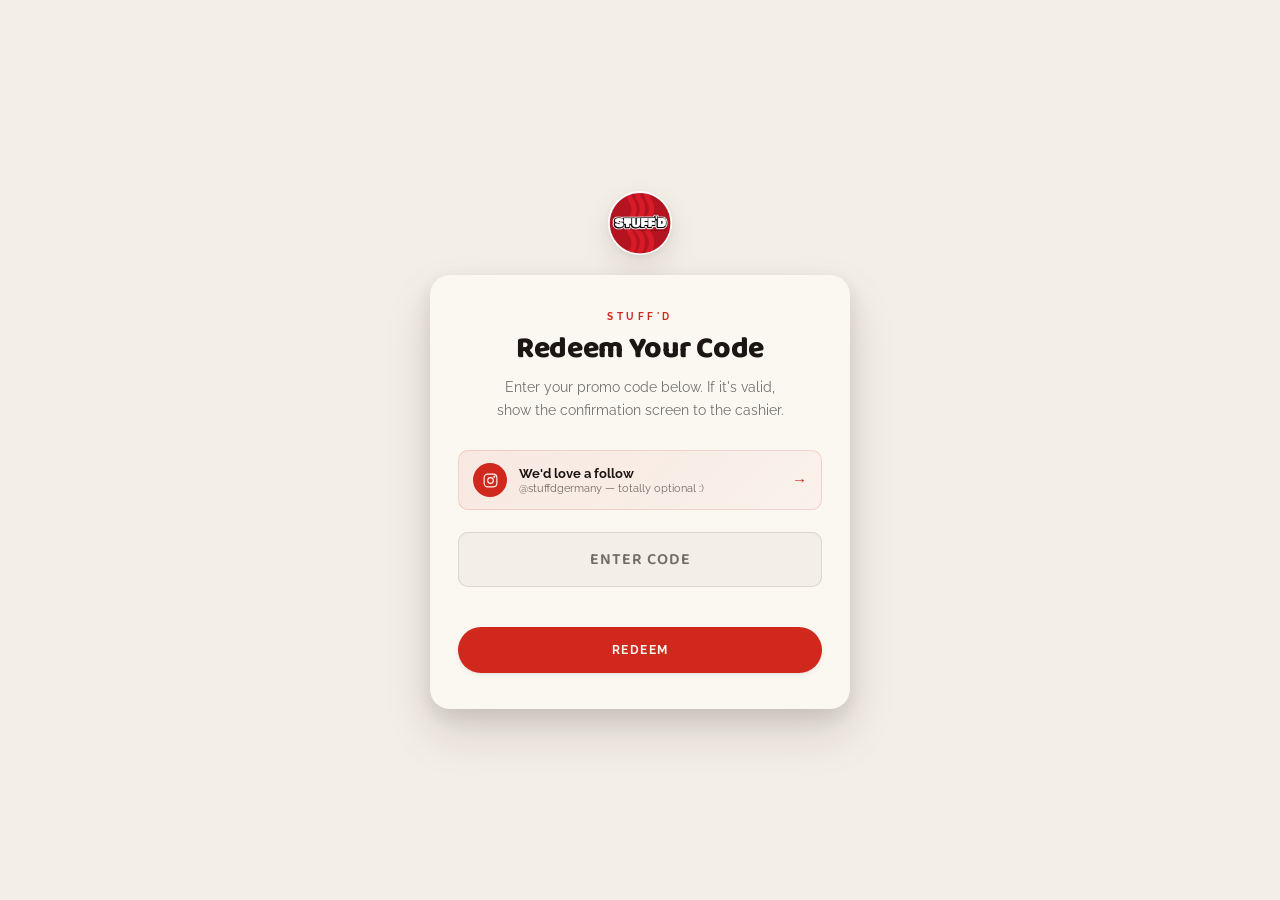
<file: promo (1).html>
<!DOCTYPE html>
<html lang="en">
<head>
<meta charset="UTF-8">
<meta name="viewport" content="width=device-width,initial-scale=1.0">
<title>STUFF'D — Redeem Your Code</title>
<link href="https://fonts.googleapis.com/css2?family=Baloo+2:wght@500;600;700;800&family=Raleway:wght@300;400;500;600;700&display=swap" rel="stylesheet">
<style>
*,*::before,*::after{margin:0;padding:0;box-sizing:border-box}

:root{
  --cream:#F4EFE6;
  --bone:#FBF8F1;
  --ink:#1B1613;
  --red:#D0281C;
  --ink-soft:rgba(27,22,19,0.60);
  --bone-soft:rgba(251,248,241,0.62);
  --r-sm:10px; --r-md:20px; --r-pill:100px;
  --ease:cubic-bezier(.22,1,.36,1);
  --ease-soft:cubic-bezier(.16,1,.3,1);
  --shadow-sm:0 1px 2px rgba(27,22,19,0.05), 0 2px 6px rgba(27,22,19,0.05);
  --shadow-md:0 2px 6px rgba(27,22,19,0.06), 0 12px 28px rgba(27,22,19,0.10);
  --shadow-lg:0 8px 20px rgba(27,22,19,0.10), 0 24px 48px rgba(27,22,19,0.14);
}
body{ -webkit-font-smoothing:antialiased; text-rendering:optimizeLegibility; }
html{scroll-behavior:smooth}
body{
  background:var(--cream); color:var(--ink);
  font-family:'Raleway',sans-serif;
  min-height:100svh;
  display:flex; align-items:center; justify-content:center;
  padding:24px;
}
.display{font-family:'Baloo 2',sans-serif}

.wrap{ width:100%; max-width:420px; }

.badge{
  width:64px; height:64px; border-radius:50%;
  overflow:hidden;
  margin:0 auto 20px; box-shadow:var(--shadow-md);
}
.badge img{
  width:100%; height:100%; object-fit:cover; display:block;
}

.card{
  background:var(--bone); border-radius:var(--r-md);
  padding:36px 28px; box-shadow:var(--shadow-lg);
  text-align:center;
}

.eyebrow{
  font-size:10px; font-weight:700; letter-spacing:3.5px; text-transform:uppercase;
  color:var(--red); margin-bottom:10px;
}
h1{
  font-family:'Baloo 2',sans-serif; font-weight:800;
  font-size:clamp(24px,6vw,30px); line-height:1.15; letter-spacing:-0.01em;
  margin-bottom:10px;
}
.sub{
  font-size:13.5px; line-height:1.7; color:var(--ink-soft);
  max-width:32ch; margin:0 auto 28px;
}

/* ── Input form ── */
#formState{}
.input-row{
  display:flex; gap:8px; margin-bottom:8px;
}
#codeInput{
  flex:1; min-width:0;
  font-family:'Baloo 2',sans-serif; font-weight:700; letter-spacing:2px; text-transform:uppercase;
  font-size:16px; text-align:center;
  background:var(--cream); border:1.5px solid rgba(27,22,19,0.12);
  border-radius:var(--r-sm); padding:14px 10px;
  color:var(--ink); outline:none;
  transition: border-color .25s ease, background .25s ease;
}
#codeInput::placeholder{ color:var(--ink-soft); font-weight:600; letter-spacing:1px; }
#codeInput:focus{ border-color:var(--red); background:var(--bone); }
#codeInput.shake{ animation: shake .4s var(--ease); border-color:var(--red); }
@keyframes shake{
  0%,100%{ transform:translateX(0); }
  20%{ transform:translateX(-6px); }
  40%{ transform:translateX(6px); }
  60%{ transform:translateX(-4px); }
  80%{ transform:translateX(4px); }
}

.redeem-btn{
  width:100%; margin-top:14px;
  font-family:'Raleway',sans-serif; font-size:12px; font-weight:700; letter-spacing:1.5px; text-transform:uppercase;
  background:var(--red); color:var(--bone); border:none; cursor:pointer;
  padding:16px; border-radius:var(--r-pill);
  transition: transform .35s var(--ease), box-shadow .35s var(--ease), background .3s ease;
  box-shadow:var(--shadow-sm);
}
.redeem-btn:hover{ transform:scale(1.02); box-shadow:0 10px 26px rgba(208,40,28,0.3); }
.redeem-btn:active{ transform:scale(0.98); }

.error-msg{
  font-size:12px; color:var(--red); font-weight:600; margin-top:10px;
  min-height:16px; opacity:0; transition:opacity .25s ease;
}
.error-msg.show{ opacity:1; }

/* ── Instagram follow banner (optional, non-blocking) ── */
.ig-banner{
  display:flex; align-items:center; gap:12px;
  background:linear-gradient(135deg, rgba(208,40,28,0.07), rgba(208,40,28,0.03));
  border:1px solid rgba(208,40,28,0.15);
  border-radius:var(--r-sm);
  padding:12px 14px; margin-bottom:22px;
  text-decoration:none; color:var(--ink);
  -webkit-tap-highlight-color:transparent;
  -webkit-text-fill-color:var(--ink);
  transition: background .25s ease, transform .3s var(--ease), box-shadow .3s var(--ease);
}
.ig-banner,.ig-banner:link,.ig-banner:visited,.ig-banner:hover,.ig-banner:active{
  color:var(--ink); text-decoration:none;
}
.ig-banner:hover{ background:rgba(208,40,28,0.1); transform:translateY(-2px); box-shadow:var(--shadow-sm); }
.ig-banner-icon{
  width:34px; height:34px; border-radius:50%; flex-shrink:0;
  background:var(--red); color:var(--bone);
  display:flex; align-items:center; justify-content:center;
}
.ig-banner-icon svg{ width:17px; height:17px; stroke:var(--bone); }
.ig-banner-text{ flex:1; display:flex; flex-direction:column; gap:1px; text-align:left; }
.ig-banner-title{ font-size:12.5px; font-weight:700; color:var(--ink) !important; -webkit-text-fill-color:var(--ink); }
.ig-banner-sub{ font-size:11px; color:var(--ink-soft) !important; -webkit-text-fill-color:var(--ink-soft); }
.ig-banner-arrow{ font-size:15px; color:var(--red) !important; -webkit-text-fill-color:var(--red); flex-shrink:0; transition: transform .3s var(--ease); }
.ig-banner:hover .ig-banner-arrow{ transform:translateX(3px); }

/* ── Success / voucher state ── */
#successState{ display:none; }
.check-circle{
  width:64px; height:64px; border-radius:50%;
  background:var(--red); color:var(--bone);
  display:flex; align-items:center; justify-content:center;
  margin:0 auto 18px;
  animation: pop .5s var(--ease-soft);
}
@keyframes pop{
  0%{ transform:scale(0); opacity:0; }
  70%{ transform:scale(1.08); opacity:1; }
  100%{ transform:scale(1); }
}
.check-circle svg{ width:28px; height:28px; }

.offer-title{
  font-family:'Baloo 2',sans-serif; font-weight:800; font-size:22px; line-height:1.2;
  margin-bottom:8px;
}
.offer-desc{
  font-size:13px; line-height:1.7; color:var(--ink-soft);
  max-width:30ch; margin:0 auto 22px;
}
.voucher-box{
  background:var(--cream); border-radius:var(--r-sm);
  border:1.5px dashed rgba(27,22,19,0.2);
  padding:16px; margin-bottom:20px;
}
.voucher-label{
  font-size:9px; font-weight:700; letter-spacing:2.5px; text-transform:uppercase;
  color:var(--ink-soft); margin-bottom:6px;
}
.voucher-code{
  font-family:'Baloo 2',sans-serif; font-weight:800; font-size:22px; letter-spacing:3px;
  color:var(--red);
}
.voucher-id{
  font-size:10px; color:var(--ink-soft); margin-top:8px; letter-spacing:0.5px;
}
.cashier-note{
  font-size:11.5px; color:var(--ink-soft); line-height:1.6;
  background:rgba(208,40,28,0.06); border-radius:var(--r-sm);
  padding:12px 14px; margin-bottom:18px;
}
.reset-link{
  font-size:11px; font-weight:700; letter-spacing:0.5px; color:var(--ink-soft);
  text-decoration:underline; background:none; border:none; cursor:pointer;
}
.reset-link:hover{ color:var(--ink); }

.rv{opacity:0;transform:translateY(14px);transition:opacity .7s var(--ease-soft),transform .7s var(--ease-soft)}
.rv.on{opacity:1;transform:none}

@media(max-width:420px){
  .card{ padding:30px 20px; }
}
</style>
</head>
<body>

<div class="wrap">
  <div class="badge"><img src="[data-uri]" alt="STUFF'D"></div>

  <div class="card">

    <div id="formState">
      <div class="eyebrow">STUFF'D</div>
      <h1>Redeem Your Code</h1>
      <p class="sub">Enter your promo code below. If it's valid, show the confirmation screen to the cashier.</p>

      <a href="https://instagram.com/stuffdgermany" target="_blank" class="ig-banner">
        <div class="ig-banner-icon">
          <svg viewBox="0 0 24 24" fill="none"><rect x="3" y="3" width="18" height="18" rx="5" stroke="currentColor" stroke-width="1.6"/><circle cx="12" cy="12" r="4" stroke="currentColor" stroke-width="1.6"/><circle cx="17.4" cy="6.6" r="1.1" fill="currentColor"/></svg>
        </div>
        <div class="ig-banner-text">
          <span class="ig-banner-title">We'd love a follow</span>
          <span class="ig-banner-sub">@stuffdgermany — totally optional :)</span>
        </div>
        <span class="ig-banner-arrow">→</span>
      </a>

      <div class="input-row">
        <input type="text" id="codeInput" placeholder="ENTER CODE" maxlength="20" autocomplete="off" autocapitalize="characters">
      </div>
      <div class="error-msg" id="errorMsg">That code isn't valid. Double-check and try again.</div>
      <button class="redeem-btn" id="redeemBtn">Redeem</button>
    </div>

    <div id="successState">
      <div class="check-circle">
        <svg viewBox="0 0 24 24" fill="none"><path d="M5 13l4.5 4.5L19 8" stroke="currentColor" stroke-width="2.4" stroke-linecap="round" stroke-linejoin="round"/></svg>
      </div>
      <h2 class="offer-title" id="offerTitle">Offer Title</h2>
      <p class="offer-desc" id="offerDesc">Offer description goes here.</p>

      <div class="voucher-box">
        <div class="voucher-label">Code</div>
        <div class="voucher-code" id="voucherCode">CODE</div>
        <div class="voucher-id" id="voucherId">ID: —</div>
      </div>

      <div class="cashier-note">Show this screen to the cashier at the counter. This voucher is valid for one redemption.</div>

      <a href="https://instagram.com/stuffdgermany" target="_blank" class="ig-banner">
        <div class="ig-banner-icon">
          <svg viewBox="0 0 24 24" fill="none"><rect x="3" y="3" width="18" height="18" rx="5" stroke="currentColor" stroke-width="1.6"/><circle cx="12" cy="12" r="4" stroke="currentColor" stroke-width="1.6"/><circle cx="17.4" cy="6.6" r="1.1" fill="currentColor"/></svg>
        </div>
        <div class="ig-banner-text">
          <span class="ig-banner-title">Enjoyed the deal?</span>
          <span class="ig-banner-sub">Follow @stuffdgermany — we'd love that</span>
        </div>
        <span class="ig-banner-arrow">→</span>
      </a>

      <button class="reset-link" id="resetBtn">Enter a different code</button>
    </div>

  </div>
</div>

<script>
// ============================================================
// STUFF'D promo codes — validated live against a Google Sheet
// via a Google Apps Script "Web App" acting as a tiny free API.
//
// Redemption rule: the SAME code can be used by MANY different
// customers, but only ONCE per device/phone (tracked locally).
// The Google Sheet now just logs every redemption for records —
// it does not block the code globally. See the updated
// stuffd-promo-appscript.gs for the server-side half of this.
//
// SETUP: see stuffd-promo-appscript.gs for the full instructions.
// Once deployed, paste your Web App URL below.
// ============================================================
const SCRIPT_URL = "https://script.google.com/macros/s/AKfycbxbKCU_RRgkr7u0byjtsiV5wyKfaHP5qztJR-W_GpTSLevIqB_L8ZB9FZx0QPrqoA/exec";
const REDEEMED_STORAGE_PREFIX = "stuffd_redeemed_";

const codeInput = document.getElementById('codeInput');
const redeemBtn = document.getElementById('redeemBtn');
const errorMsg  = document.getElementById('errorMsg');
const formState = document.getElementById('formState');
const successState = document.getElementById('successState');
const offerTitle = document.getElementById('offerTitle');
const offerDesc = document.getElementById('offerDesc');
const voucherCode = document.getElementById('voucherCode');
const voucherId = document.getElementById('voucherId');
const resetBtn = document.getElementById('resetBtn');

const ERROR_MESSAGES = {
  invalid: "That code isn't valid. Double-check and try again.",
  used: "You've already redeemed this code on this phone.",
  expired: "This code has expired.",
  network: "Couldn't check the code — check your connection and try again."
};

function showError(message){
  errorMsg.textContent = message;
  errorMsg.classList.add('show');
  codeInput.classList.add('shake');
  setTimeout(() => codeInput.classList.remove('shake'), 400);
}

function setLoading(loading){
  redeemBtn.disabled = loading;
  redeemBtn.textContent = loading ? "Checking…" : "Redeem";
}

function deviceAlreadyRedeemed(code){
  try {
    return localStorage.getItem(REDEEMED_STORAGE_PREFIX + code) !== null;
  } catch (err) {
    return false; // if localStorage is unavailable, don't block redemption
  }
}

function markDeviceRedeemed(code, voucherIdValue){
  try {
    localStorage.setItem(REDEEMED_STORAGE_PREFIX + code, voucherIdValue + "|" + Date.now());
  } catch (err) { /* ignore storage errors */ }
}

async function tryRedeem(){
  const raw = codeInput.value.trim().toUpperCase();
  if (!raw) return;

  if (!SCRIPT_URL || SCRIPT_URL.indexOf("PASTE_YOUR") === 0) {
    showError("Setup incomplete: add your Apps Script URL in the code.");
    return;
  }

  // This phone already redeemed this exact code — block locally,
  // no need to even call the server.
  if (deviceAlreadyRedeemed(raw)) {
    showError(ERROR_MESSAGES.used);
    return;
  }

  setLoading(true);
  try {
    const res = await fetch(`${SCRIPT_URL}?code=${encodeURIComponent(raw)}`);
    const data = await res.json();

    if (data.status === "valid") {
      offerTitle.textContent = data.title || "Offer";
      offerDesc.textContent = data.description || "";
      voucherCode.textContent = data.code || raw;
      const id = Date.now().toString(36).toUpperCase().slice(-6);
      voucherId.textContent = "ID: " + id;

      markDeviceRedeemed(raw, id);

      formState.style.display = 'none';
      successState.style.display = 'block';
    } else {
      showError(data.message || ERROR_MESSAGES[data.status] || ERROR_MESSAGES.invalid);
    }
  } catch (err) {
    showError(ERROR_MESSAGES.network);
  } finally {
    setLoading(false);
  }
}

redeemBtn.addEventListener('click', tryRedeem);
codeInput.addEventListener('keydown', (e) => {
  if (e.key === 'Enter') tryRedeem();
});
codeInput.addEventListener('input', () => {
  errorMsg.classList.remove('show');
});

resetBtn.addEventListener('click', () => {
  successState.style.display = 'none';
  formState.style.display = 'block';
  codeInput.value = '';
  codeInput.focus();
});
</script>
</body>
</html>
</file>
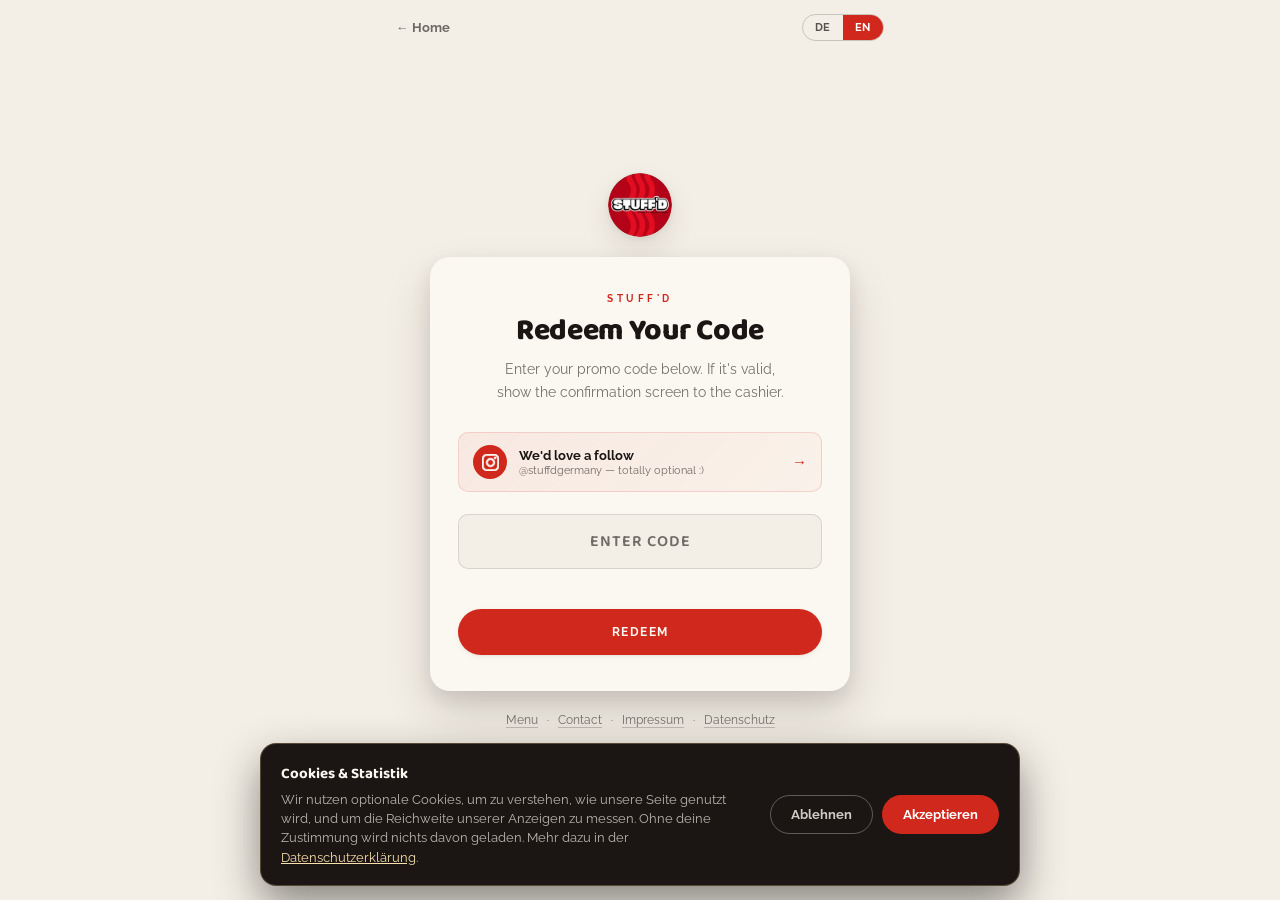
<file: promo.html>
<!DOCTYPE html>
<html lang="de">
<head>
<meta charset="UTF-8">
<meta name="color-scheme" content="light only">
<meta name="viewport" content="width=device-width,initial-scale=1.0">
<title>Aktionscode einlösen — STUFF'D Essen</title>
<meta name="description" content="Löse deinen STUFF'D Aktionscode ein. Engelbertstraße 17, 45127 Essen. Eröffnung 26. September 2026.">
<link rel="canonical" href="https://getstuffd.de/promo.html">
<meta name="robots" content="noindex,follow">
<meta name="theme-color" content="#F4EFE6">
<link rel="icon" href="favicon.ico" sizes="48x48 96x96 144x144 192x192">
<link rel="icon" href="icon-192.png" type="image/png" sizes="192x192">
<link rel="icon" href="icon-512.png" type="image/png" sizes="512x512">
<link rel="apple-touch-icon" href="apple-touch-icon.png">
<meta property="og:type" content="website">
<meta property="og:site_name" content="STUFF'D">
<meta property="og:url" content="https://getstuffd.de/promo.html">
<meta property="og:title" content="Aktionscode einlösen — STUFF'D">
<meta property="og:description" content="Code eingeben, Bestätigung zeigen, fertig.">
<meta property="og:image" content="https://getstuffd.de/og-image.jpg">
<meta name="twitter:card" content="summary_large_image">
<link rel="stylesheet" href="fonts.css">
<style>
*,*::before,*::after{margin:0;padding:0;box-sizing:border-box}

:root{
  color-scheme:only light;
  --gold:#F7E0AE;
  --line:rgba(27,22,19,.1);
  --cream:#F4EFE6;
  --bone:#FBF8F1;
  --ink:#1B1613;
  --red:#D0281C;
  --ink-soft:rgba(27,22,19,0.60);
  --bone-soft:rgba(251,248,241,0.62);
  --r-sm:10px; --r-md:20px; --r-pill:100px;
  --ease:cubic-bezier(.22,1,.36,1);
  --ease-soft:cubic-bezier(.16,1,.3,1);
  --shadow-sm:0 1px 2px rgba(27,22,19,0.05), 0 2px 6px rgba(27,22,19,0.05);
  --shadow-md:0 2px 6px rgba(27,22,19,0.06), 0 12px 28px rgba(27,22,19,0.10);
  --shadow-lg:0 8px 20px rgba(27,22,19,0.10), 0 24px 48px rgba(27,22,19,0.14);
}
body{ -webkit-font-smoothing:antialiased; text-rendering:optimizeLegibility; }
html{scroll-behavior:smooth}
body{
  background:var(--cream); color:var(--ink);
  font-family:'Raleway',sans-serif;
  min-height:100svh;
  display:flex; align-items:center; justify-content:center;
  padding:24px;
}
.display{font-family:'Baloo 2',sans-serif}

.wrap{ width:100%; max-width:420px; }

.badge{
  width:64px; height:64px; border-radius:50%;
  overflow:hidden;
  margin:0 auto 20px; box-shadow:var(--shadow-md);
}
.badge img{
  width:100%; height:100%; object-fit:cover; display:block;
}

.card{
  background:var(--bone); border-radius:var(--r-md);
  padding:36px 28px; box-shadow:var(--shadow-lg);
  text-align:center;
}

.eyebrow{
  font-size:10px; font-weight:700; letter-spacing:3.5px; text-transform:uppercase;
  color:var(--red); margin-bottom:10px;
}
h1{
  font-family:'Baloo 2',sans-serif; font-weight:800;
  font-size:clamp(24px,6vw,30px); line-height:1.15; letter-spacing:-0.01em;
  margin-bottom:10px;
}
.sub{
  font-size:13.5px; line-height:1.7; color:var(--ink-soft);
  max-width:32ch; margin:0 auto 28px;
}

/* ── Input form ── */
#formState{}
.input-row{
  display:flex; gap:8px; margin-bottom:8px;
}
#codeInput{
  flex:1; min-width:0;
  font-family:'Baloo 2',sans-serif; font-weight:700; letter-spacing:2px; text-transform:uppercase;
  font-size:16px; text-align:center;
  background:var(--cream); border:1.5px solid rgba(27,22,19,0.12);
  border-radius:var(--r-sm); padding:14px 10px;
  color:var(--ink); outline:none;
  transition: border-color .25s ease, background .25s ease;
}
#codeInput::placeholder{ color:var(--ink-soft); font-weight:600; letter-spacing:1px; }
#codeInput:focus{ border-color:var(--red); background:var(--bone); }
#codeInput.shake{ animation: shake .4s var(--ease); border-color:var(--red); }
@keyframes shake{
  0%,100%{ transform:translateX(0); }
  20%{ transform:translateX(-6px); }
  40%{ transform:translateX(6px); }
  60%{ transform:translateX(-4px); }
  80%{ transform:translateX(4px); }
}

.redeem-btn{
  width:100%; margin-top:14px;
  font-family:'Raleway',sans-serif; font-size:12px; font-weight:700; letter-spacing:1.5px; text-transform:uppercase;
  background:var(--red); color:var(--bone); border:none; cursor:pointer;
  padding:16px; border-radius:var(--r-pill);
  transition: transform .35s var(--ease), box-shadow .35s var(--ease), background .3s ease;
  box-shadow:var(--shadow-sm);
}
.redeem-btn:hover{ transform:scale(1.02); box-shadow:0 10px 26px rgba(208,40,28,0.3); }
.redeem-btn:active{ transform:scale(0.98); }

.error-msg{
  font-size:12px; color:var(--red); font-weight:600; margin-top:10px;
  min-height:16px; opacity:0; transition:opacity .25s ease;
}
.error-msg.show{ opacity:1; }

/* ── Instagram follow banner (optional, non-blocking) ── */
.ig-banner{
  display:flex; align-items:center; gap:12px;
  background:linear-gradient(135deg, rgba(208,40,28,0.07), rgba(208,40,28,0.03));
  border:1px solid rgba(208,40,28,0.15);
  border-radius:var(--r-sm);
  padding:12px 14px; margin-bottom:22px;
  text-decoration:none; color:var(--ink);
  -webkit-tap-highlight-color:transparent;
  -webkit-text-fill-color:var(--ink);
  transition: background .25s ease, transform .3s var(--ease), box-shadow .3s var(--ease);
}
.ig-banner,.ig-banner:link,.ig-banner:visited,.ig-banner:hover,.ig-banner:active{
  color:var(--ink); text-decoration:none;
}
.ig-banner:hover{ background:rgba(208,40,28,0.1); transform:translateY(-2px); box-shadow:var(--shadow-sm); }
.ig-banner-icon{
  width:34px; height:34px; border-radius:50%; flex-shrink:0;
  background:var(--red); color:var(--bone);
  display:flex; align-items:center; justify-content:center;
}
.ig-banner-icon svg{ width:17px; height:17px; stroke:var(--bone); }
.ig-banner-text{ flex:1; display:flex; flex-direction:column; gap:1px; text-align:left; }
.ig-banner-title{ font-size:12.5px; font-weight:700; color:var(--ink) !important; -webkit-text-fill-color:var(--ink); }
.ig-banner-sub{ font-size:11px; color:var(--ink-soft) !important; -webkit-text-fill-color:var(--ink-soft); }
.ig-banner-arrow{ font-size:15px; color:var(--red) !important; -webkit-text-fill-color:var(--red); flex-shrink:0; transition: transform .3s var(--ease); }
.ig-banner:hover .ig-banner-arrow{ transform:translateX(3px); }

/* ── Success / voucher state ── */
#successState{ display:none; }
.check-circle{
  width:64px; height:64px; border-radius:50%;
  background:var(--red); color:var(--bone);
  display:flex; align-items:center; justify-content:center;
  margin:0 auto 18px;
  animation: pop .5s var(--ease-soft);
}
@keyframes pop{
  0%{ transform:scale(0); opacity:0; }
  70%{ transform:scale(1.08); opacity:1; }
  100%{ transform:scale(1); }
}
.check-circle svg{ width:28px; height:28px; }

.offer-title{
  font-family:'Baloo 2',sans-serif; font-weight:800; font-size:22px; line-height:1.2;
  margin-bottom:8px;
}
.offer-desc{
  font-size:13px; line-height:1.7; color:var(--ink-soft);
  max-width:30ch; margin:0 auto 22px;
}
.voucher-box{
  background:var(--cream); border-radius:var(--r-sm);
  border:1.5px dashed rgba(27,22,19,0.2);
  padding:16px; margin-bottom:20px;
}
.voucher-label{
  font-size:9px; font-weight:700; letter-spacing:2.5px; text-transform:uppercase;
  color:var(--ink-soft); margin-bottom:6px;
}
.voucher-code{
  font-family:'Baloo 2',sans-serif; font-weight:800; font-size:22px; letter-spacing:3px;
  color:var(--red);
}
.voucher-id{
  font-size:10px; color:var(--ink-soft); margin-top:8px; letter-spacing:0.5px;
}
.cashier-note{
  font-size:11.5px; color:var(--ink-soft); line-height:1.6;
  background:rgba(208,40,28,0.06); border-radius:var(--r-sm);
  padding:12px 14px; margin-bottom:18px;
}
.reset-link{
  font-size:11px; font-weight:700; letter-spacing:0.5px; color:var(--ink-soft);
  text-decoration:underline; background:none; border:none; cursor:pointer;
}
.reset-link:hover{ color:var(--ink); }

.rv{opacity:0;transform:translateY(14px);transition:opacity .7s var(--ease-soft),transform .7s var(--ease-soft)}
.rv.on{opacity:1;transform:none}

@media(max-width:420px){
  .card{ padding:30px 20px; }
}

.lang-off{display:none !important}
.p-top{
  position:absolute; top:14px; left:0; right:0;
  display:flex; align-items:center; justify-content:space-between;
  padding:0 16px; max-width:520px; margin:0 auto;
}
.p-back{font-size:12.5px;font-weight:700;text-decoration:none;color:rgba(27,22,19,.62)}
.p-back:hover{color:var(--red)}
.lang{display:flex;border:1px solid rgba(27,22,19,.2);border-radius:100px;overflow:hidden}
.lang button{background:transparent;border:0;color:rgba(27,22,19,.72);cursor:pointer;
font-family:'Raleway',sans-serif;font-size:11px;font-weight:800;letter-spacing:.6px;
padding:6px 12px;transition:all .2s var(--ease)}
.lang button.on{background:var(--red);color:#fff}
.p-foot{
  margin-top:22px;text-align:center;font-size:11.5px;color:rgba(27,22,19,.58);
}
.p-foot a{color:inherit;text-decoration:none;margin:0 6px;
border-bottom:1px solid rgba(27,22,19,.22)}
.p-foot a:hover{color:var(--red)}
a:focus-visible,button:focus-visible,input:focus-visible{
  outline:3px solid var(--red);outline-offset:3px;border-radius:8px}
@media (prefers-color-scheme: dark){
  html, body{background:#F4EFE6 !important;color:#1B1613 !important}
}
@media(prefers-reduced-motion:reduce){*{transition:none!important;animation:none!important}}
</style>
</head>
<body>

<div class="p-top">
  <a href="index.html" class="p-back"><span data-lang="de">← Startseite</span><span data-lang="en" class="lang-off">← Home</span></a>
  <div class="lang" role="group" aria-label="Sprache / Language">
    <button type="button" data-set="de" class="on">DE</button>
    <button type="button" data-set="en">EN</button>
  </div>
</div>

<div class="wrap">
  <div class="badge"><img src="[data-uri]" alt="STUFF'D"></div>

  <div class="card">

    <div id="formState">
      <div class="eyebrow">STUFF'D</div>
      <h1><span data-lang="de">Code einlösen</span><span data-lang="en" class="lang-off">Redeem Your Code</span></h1>
      <p class="sub"><span data-lang="de">Gib deinen Aktionscode ein. Wenn er gültig ist, zeig die Bestätigung an der Kasse.</span><span data-lang="en" class="lang-off">Enter your promo code below. If it's valid, show the confirmation screen to the cashier.</span></p>

      <a href="https://instagram.com/stuffdgermany" target="_blank" rel="noopener" class="ig-banner">
        <div class="ig-banner-icon">
          <svg viewBox="0 0 24 24" fill="currentColor" aria-hidden="true"><path d="M12 2.16c3.2 0 3.58.01 4.85.07 1.17.05 1.8.25 2.23.41.56.22.96.48 1.38.9.42.42.68.82.9 1.38.16.42.36 1.06.41 2.23.06 1.27.07 1.65.07 4.85s-.01 3.58-.07 4.85c-.05 1.17-.25 1.8-.41 2.23-.22.56-.48.96-.9 1.38-.42.42-.82.68-1.38.9-.42.16-1.06.36-2.23.41-1.27.06-1.65.07-4.85.07s-3.58-.01-4.85-.07c-1.17-.05-1.8-.25-2.23-.41-.56-.22-.96-.48-1.38-.9-.42-.42-.68-.82-.9-1.38-.16-.42-.36-1.06-.41-2.23-.06-1.27-.07-1.65-.07-4.85s.01-3.58.07-4.85c.05-1.17.25-1.8.41-2.23.22-.56.48-.96.9-1.38.42-.42.82-.68 1.38-.9.42-.16 1.06-.36 2.23-.41 1.27-.06 1.65-.07 4.85-.07M12 0C8.74 0 8.33.01 7.05.07 5.78.13 4.9.33 4.14.63c-.79.3-1.46.72-2.12 1.39C1.35 2.68.93 3.35.63 4.14c-.3.76-.5 1.64-.56 2.91C.01 8.33 0 8.74 0 12s.01 3.67.07 4.95c.06 1.27.26 2.15.56 2.91.3.79.72 1.46 1.39 2.12.66.67 1.33 1.09 2.12 1.39.76.3 1.64.5 2.91.56C8.33 23.99 8.74 24 12 24s3.67-.01 4.95-.07c1.27-.06 2.15-.26 2.91-.56.79-.3 1.46-.72 2.12-1.39.67-.66 1.09-1.33 1.39-2.12.3-.76.5-1.64.56-2.91.06-1.28.07-1.69.07-4.95s-.01-3.67-.07-4.95c-.06-1.27-.26-2.15-.56-2.91-.3-.79-.72-1.46-1.39-2.12C21.32 1.35 20.65.93 19.86.63c-.76-.3-1.64-.5-2.91-.56C15.67.01 15.26 0 12 0z"/><path d="M12 5.84a6.16 6.16 0 1 0 0 12.32 6.16 6.16 0 0 0 0-12.32zm0 10.16a4 4 0 1 1 0-8 4 4 0 0 1 0 8z"/><circle cx="18.41" cy="5.59" r="1.44"/></svg>
        </div>
        <div class="ig-banner-text">
          <span class="ig-banner-title"><span data-lang="de">Folg uns gern</span><span data-lang="en" class="lang-off">We'd love a follow</span></span>
          <span class="ig-banner-sub"><span data-lang="de">@stuffdgermany — ganz freiwillig :)</span><span data-lang="en" class="lang-off">@stuffdgermany — totally optional :)</span></span>
        </div>
        <span class="ig-banner-arrow">→</span>
      </a>

      <div class="input-row">
        <input type="text" id="codeInput" placeholder="ENTER CODE" maxlength="20" autocomplete="off" autocapitalize="characters">
      </div>
      <div class="error-msg" id="errorMsg">That code isn't valid. Double-check and try again.</div>
      <button class="redeem-btn" id="redeemBtn">Redeem</button>
    </div>

    <div id="successState">
      <div class="check-circle">
        <svg viewBox="0 0 24 24" fill="none"><path d="M5 13l4.5 4.5L19 8" stroke="currentColor" stroke-width="2.4" stroke-linecap="round" stroke-linejoin="round"/></svg>
      </div>
      <h2 class="offer-title" id="offerTitle">Offer Title</h2>
      <p class="offer-desc" id="offerDesc">Offer description goes here.</p>

      <div class="voucher-box">
        <div class="voucher-label">Code</div>
        <div class="voucher-code" id="voucherCode">CODE</div>
        <div class="voucher-id" id="voucherId">ID: —</div>
      </div>

      <div class="cashier-note"><span data-lang="de">Zeig diesen Bildschirm an der Kasse. Der Gutschein gilt für eine Einlösung.</span><span data-lang="en" class="lang-off">Show this screen to the cashier at the counter. This voucher is valid for one redemption.</span></div>

      <a href="https://instagram.com/stuffdgermany" target="_blank" rel="noopener" class="ig-banner">
        <div class="ig-banner-icon">
          <svg viewBox="0 0 24 24" fill="currentColor" aria-hidden="true"><path d="M12 2.16c3.2 0 3.58.01 4.85.07 1.17.05 1.8.25 2.23.41.56.22.96.48 1.38.9.42.42.68.82.9 1.38.16.42.36 1.06.41 2.23.06 1.27.07 1.65.07 4.85s-.01 3.58-.07 4.85c-.05 1.17-.25 1.8-.41 2.23-.22.56-.48.96-.9 1.38-.42.42-.82.68-1.38.9-.42.16-1.06.36-2.23.41-1.27.06-1.65.07-4.85.07s-3.58-.01-4.85-.07c-1.17-.05-1.8-.25-2.23-.41-.56-.22-.96-.48-1.38-.9-.42-.42-.68-.82-.9-1.38-.16-.42-.36-1.06-.41-2.23-.06-1.27-.07-1.65-.07-4.85s.01-3.58.07-4.85c.05-1.17.25-1.8.41-2.23.22-.56.48-.96.9-1.38.42-.42.82-.68 1.38-.9.42-.16 1.06-.36 2.23-.41 1.27-.06 1.65-.07 4.85-.07M12 0C8.74 0 8.33.01 7.05.07 5.78.13 4.9.33 4.14.63c-.79.3-1.46.72-2.12 1.39C1.35 2.68.93 3.35.63 4.14c-.3.76-.5 1.64-.56 2.91C.01 8.33 0 8.74 0 12s.01 3.67.07 4.95c.06 1.27.26 2.15.56 2.91.3.79.72 1.46 1.39 2.12.66.67 1.33 1.09 2.12 1.39.76.3 1.64.5 2.91.56C8.33 23.99 8.74 24 12 24s3.67-.01 4.95-.07c1.27-.06 2.15-.26 2.91-.56.79-.3 1.46-.72 2.12-1.39.67-.66 1.09-1.33 1.39-2.12.3-.76.5-1.64.56-2.91.06-1.28.07-1.69.07-4.95s-.01-3.67-.07-4.95c-.06-1.27-.26-2.15-.56-2.91-.3-.79-.72-1.46-1.39-2.12C21.32 1.35 20.65.93 19.86.63c-.76-.3-1.64-.5-2.91-.56C15.67.01 15.26 0 12 0z"/><path d="M12 5.84a6.16 6.16 0 1 0 0 12.32 6.16 6.16 0 0 0 0-12.32zm0 10.16a4 4 0 1 1 0-8 4 4 0 0 1 0 8z"/><circle cx="18.41" cy="5.59" r="1.44"/></svg>
        </div>
        <div class="ig-banner-text">
          <span class="ig-banner-title"><span data-lang="de">Hat sich gelohnt?</span><span data-lang="en" class="lang-off">Enjoyed the deal?</span></span>
          <span class="ig-banner-sub"><span data-lang="de">Folg @stuffdgermany — wir freuen uns</span><span data-lang="en" class="lang-off">Follow @stuffdgermany — we'd love that</span></span>
        </div>
        <span class="ig-banner-arrow">→</span>
      </a>

      <button class="reset-link" id="resetBtn">Enter a different code</button>
    </div>

  </div>

  <div class="p-foot">
    <a href="menu.html"><span data-lang="de">Speisekarte</span><span data-lang="en" class="lang-off">Menu</span></a> ·
    <a href="contact.html"><span data-lang="de">Kontakt</span><span data-lang="en" class="lang-off">Contact</span></a> ·
    <a href="impressum.html">Impressum</a> ·
    <a href="datenschutz.html">Datenschutz</a>
  </div>
</div>

<script>
// ============================================================
// STUFF'D promo codes — validated live against a Google Sheet
// via a Google Apps Script "Web App" acting as a tiny free API.
//
// Redemption rule: the SAME code can be used by MANY different
// customers, but only ONCE per device/phone (tracked locally).
// The Google Sheet now just logs every redemption for records —
// it does not block the code globally. See the updated
// stuffd-promo-appscript.gs for the server-side half of this.
//
// SETUP: see stuffd-promo-appscript.gs for the full instructions.
// Once deployed, paste your Web App URL below.
// ============================================================
const SCRIPT_URL = "https://script.google.com/macros/s/AKfycbxbKCU_RRgkr7u0byjtsiV5wyKfaHP5qztJR-W_GpTSLevIqB_L8ZB9FZx0QPrqoA/exec";
const REDEEMED_STORAGE_PREFIX = "stuffd_redeemed_";

const codeInput = document.getElementById('codeInput');
const redeemBtn = document.getElementById('redeemBtn');
const errorMsg  = document.getElementById('errorMsg');
const formState = document.getElementById('formState');
const successState = document.getElementById('successState');
const offerTitle = document.getElementById('offerTitle');
const offerDesc = document.getElementById('offerDesc');
const voucherCode = document.getElementById('voucherCode');
const voucherId = document.getElementById('voucherId');
const resetBtn = document.getElementById('resetBtn');

const STRINGS = {
  de: {
    invalid: "Dieser Code ist ungültig. Bitte prüfen und erneut versuchen.",
    used: "Du hast diesen Code auf diesem Gerät bereits eingelöst.",
    expired: "Dieser Code ist abgelaufen.",
    network: "Code konnte nicht geprüft werden — bitte Verbindung prüfen.",
    redeem: "Einlösen", checking: "Wird geprüft…", placeholder: "CODE EINGEBEN",
    reset: "Anderen Code eingeben"
  },
  en: {
    invalid: "That code isn't valid. Double-check and try again.",
    used: "You've already redeemed this code on this phone.",
    expired: "This code has expired.",
    network: "Couldn't check the code — check your connection and try again.",
    redeem: "Redeem", checking: "Checking…", placeholder: "ENTER CODE",
    reset: "Enter a different code"
  }
};
let PLANG = 'de';
const ERROR_MESSAGES = new Proxy({}, { get: (_, k) => STRINGS[PLANG][k] });

function showError(message){
  errorMsg.textContent = message;
  errorMsg.classList.add('show');
  codeInput.classList.add('shake');
  setTimeout(() => codeInput.classList.remove('shake'), 400);
}

function setLoading(loading){
  redeemBtn.disabled = loading;
  redeemBtn.textContent = loading ? STRINGS[PLANG].checking : STRINGS[PLANG].redeem;
}

function deviceAlreadyRedeemed(code){
  try {
    return localStorage.getItem(REDEEMED_STORAGE_PREFIX + code) !== null;
  } catch (err) {
    return false; // if localStorage is unavailable, don't block redemption
  }
}

function markDeviceRedeemed(code, voucherIdValue){
  try {
    localStorage.setItem(REDEEMED_STORAGE_PREFIX + code, voucherIdValue + "|" + Date.now());
  } catch (err) { /* ignore storage errors */ }
}

async function tryRedeem(){
  const raw = codeInput.value.trim().toUpperCase();
  if (!raw) return;

  if (!SCRIPT_URL || SCRIPT_URL.indexOf("PASTE_YOUR") === 0) {
    showError("Setup incomplete: add your Apps Script URL in the code.");
    return;
  }

  // This phone already redeemed this exact code — block locally,
  // no need to even call the server.
  if (deviceAlreadyRedeemed(raw)) {
    showError(ERROR_MESSAGES.used);
    return;
  }

  setLoading(true);
  try {
    const res = await fetch(`${SCRIPT_URL}?code=${encodeURIComponent(raw)}`);
    const data = await res.json();

    if (data.status === "valid") {
      offerTitle.textContent = data.title || "Offer";
      offerDesc.textContent = data.description || "";
      voucherCode.textContent = data.code || raw;
      const id = Date.now().toString(36).toUpperCase().slice(-6);
      voucherId.textContent = "ID: " + id;

      markDeviceRedeemed(raw, id);

      formState.style.display = 'none';
      successState.style.display = 'block';
    } else {
      showError(data.message || ERROR_MESSAGES[data.status] || ERROR_MESSAGES.invalid);
    }
  } catch (err) {
    showError(ERROR_MESSAGES.network);
  } finally {
    setLoading(false);
  }
}

redeemBtn.addEventListener('click', tryRedeem);
codeInput.addEventListener('keydown', (e) => {
  if (e.key === 'Enter') tryRedeem();
});
codeInput.addEventListener('input', () => {
  errorMsg.classList.remove('show');
});

resetBtn.addEventListener('click', () => {
  successState.style.display = 'none';
  formState.style.display = 'block';
  codeInput.value = '';
  codeInput.focus();
});

// ---- language ----
(function(){
  function apply(l){
    PLANG=l;
    document.documentElement.lang=l;
    document.querySelectorAll('[data-lang]').forEach(function(n){
      n.classList.toggle('lang-off', n.getAttribute('data-lang')!==l);
    });
    document.querySelectorAll('.lang button').forEach(function(b){
      b.classList.toggle('on', b.getAttribute('data-set')===l);
    });
    if(codeInput) codeInput.placeholder = STRINGS[l].placeholder;
    if(redeemBtn && !redeemBtn.disabled) redeemBtn.textContent = STRINGS[l].redeem;
    if(resetBtn) resetBtn.textContent = STRINGS[l].reset;
    try{ localStorage.setItem('stuffd_menu_lang', l); }catch(e){}
  }
  document.querySelectorAll('.lang button').forEach(function(b){
    b.addEventListener('click', function(){ apply(b.getAttribute('data-set')); });
  });
  var saved=null;
  try{ saved=localStorage.getItem('stuffd_menu_lang'); }catch(e){}
  if(!saved){ saved=(navigator.language||'de').toLowerCase().indexOf('de')===0?'de':'en'; }
  apply(saved==='en'?'en':'de');
})();
</script>
<script src="consent.js"></script>
</body>
</html>
</file>
<file: fonts.css>
/* STUFF'D — self-hosted fonts. Kein Google-Server-Aufruf, kein IP-Transfer. */
/* Baloo 2 & Raleway, SIL Open Font License 1.1 */

@font-face{
  font-family:'Baloo 2';
  font-style:normal;
  font-weight:500;
  font-display:swap;
  src:url([data-uri]) format('woff2');
}
@font-face{
  font-family:'Baloo 2';
  font-style:normal;
  font-weight:600;
  font-display:swap;
  src:url([data-uri]) format('woff2');
}
@font-face{
  font-family:'Baloo 2';
  font-style:normal;
  font-weight:700;
  font-display:swap;
  src:url([data-uri]) format('woff2');
}
@font-face{
  font-family:'Baloo 2';
  font-style:normal;
  font-weight:800;
  font-display:swap;
  src:url([data-uri]) format('woff2');
}
@font-face{
  font-family:'Raleway';
  font-style:normal;
  font-weight:300;
  font-display:swap;
  src:url([data-uri]) format('woff2');
}
@font-face{
  font-family:'Raleway';
  font-style:normal;
  font-weight:400;
  font-display:swap;
  src:url([data-uri]) format('woff2');
}
@font-face{
  font-family:'Raleway';
  font-style:normal;
  font-weight:500;
  font-display:swap;
  src:url([data-uri]) format('woff2');
}
@font-face{
  font-family:'Raleway';
  font-style:normal;
  font-weight:600;
  font-display:swap;
  src:url([data-uri]) format('woff2');
}
@font-face{
  font-family:'Raleway';
  font-style:normal;
  font-weight:700;
  font-display:swap;
  src:url([data-uri]) format('woff2');
}
</file>
